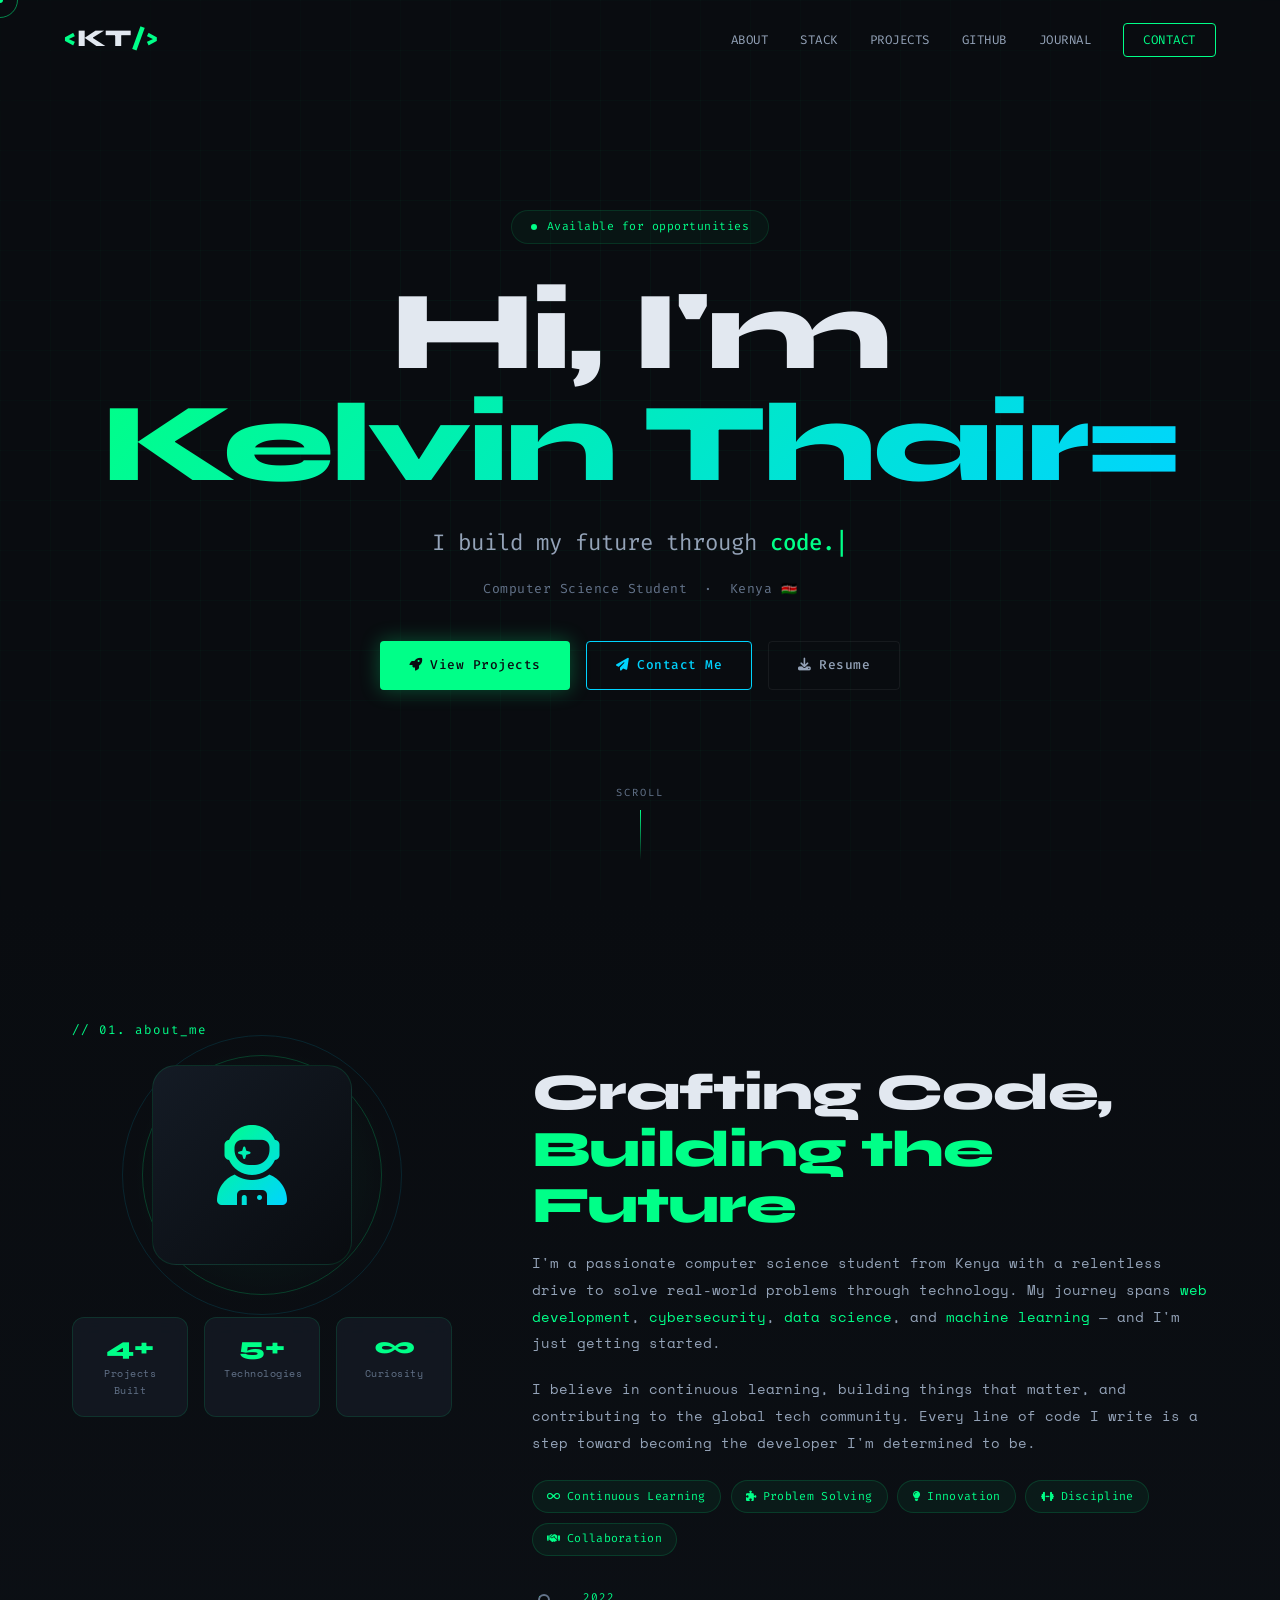
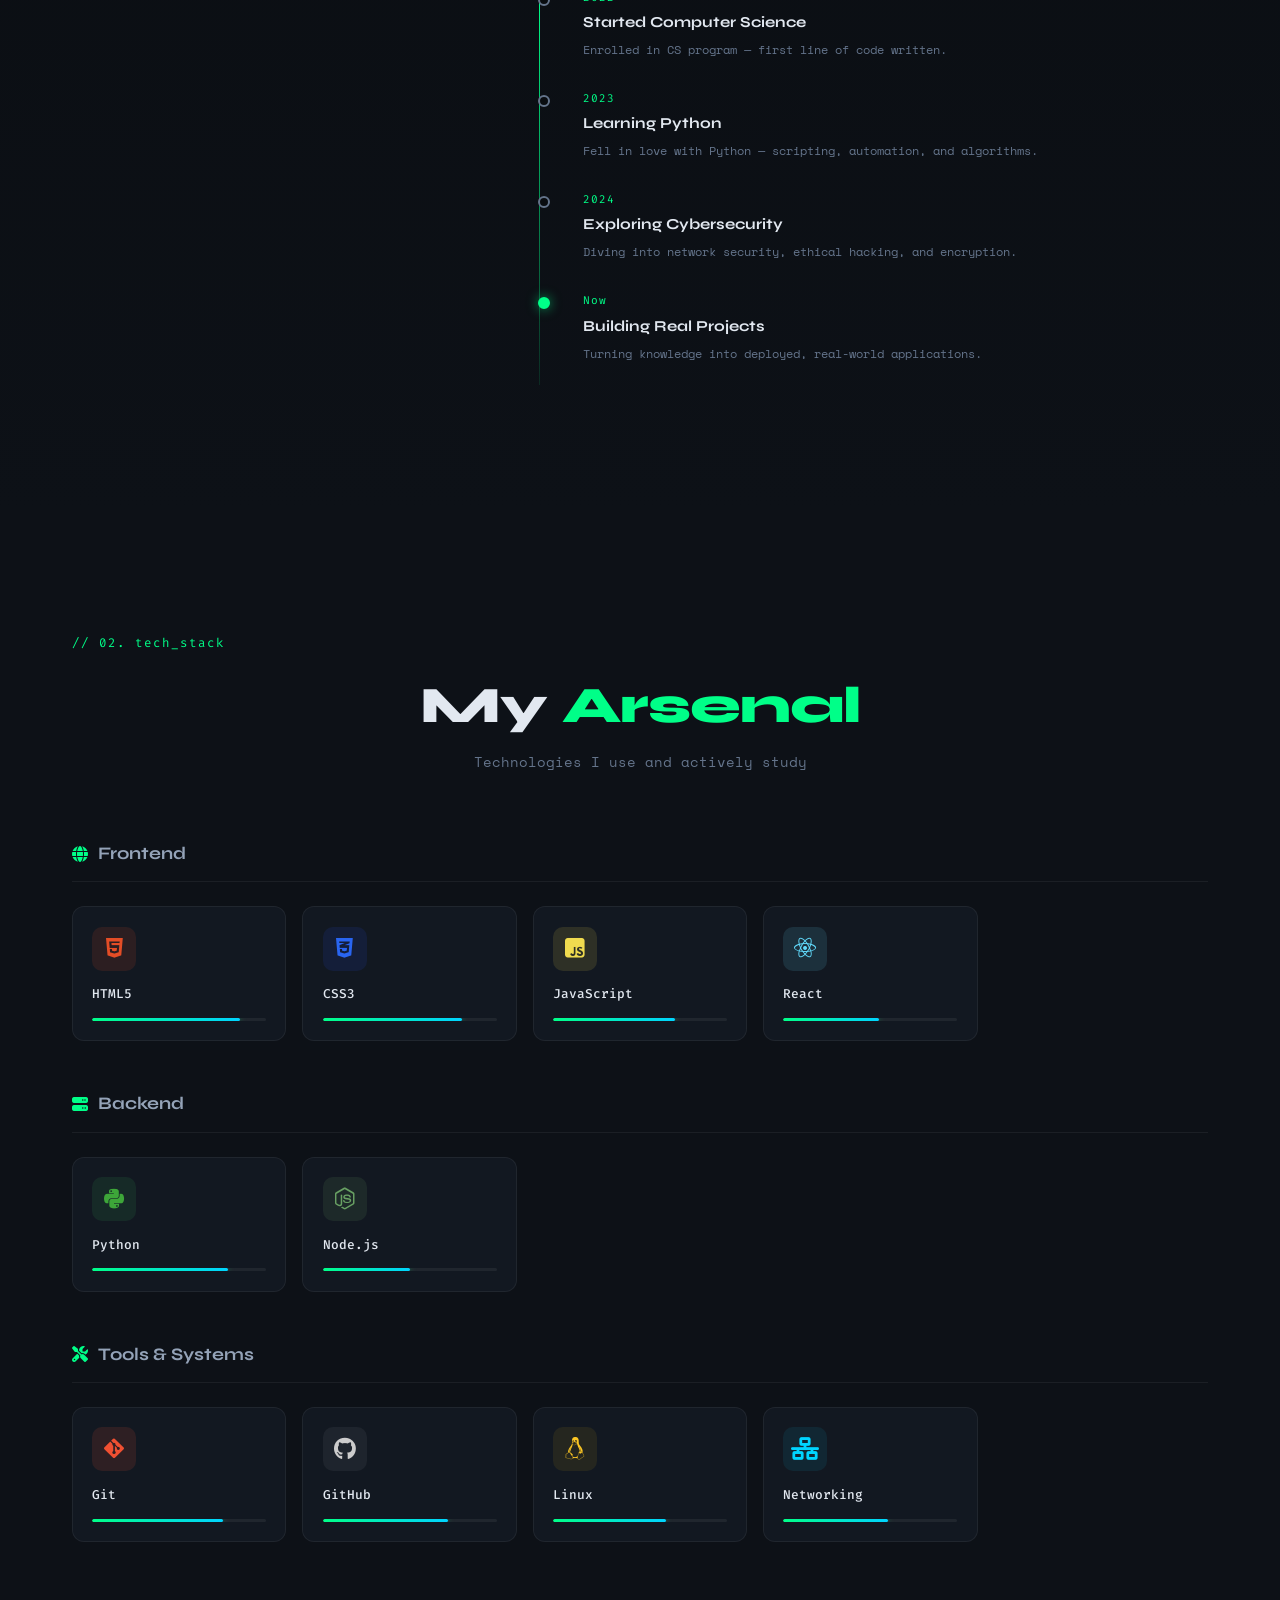
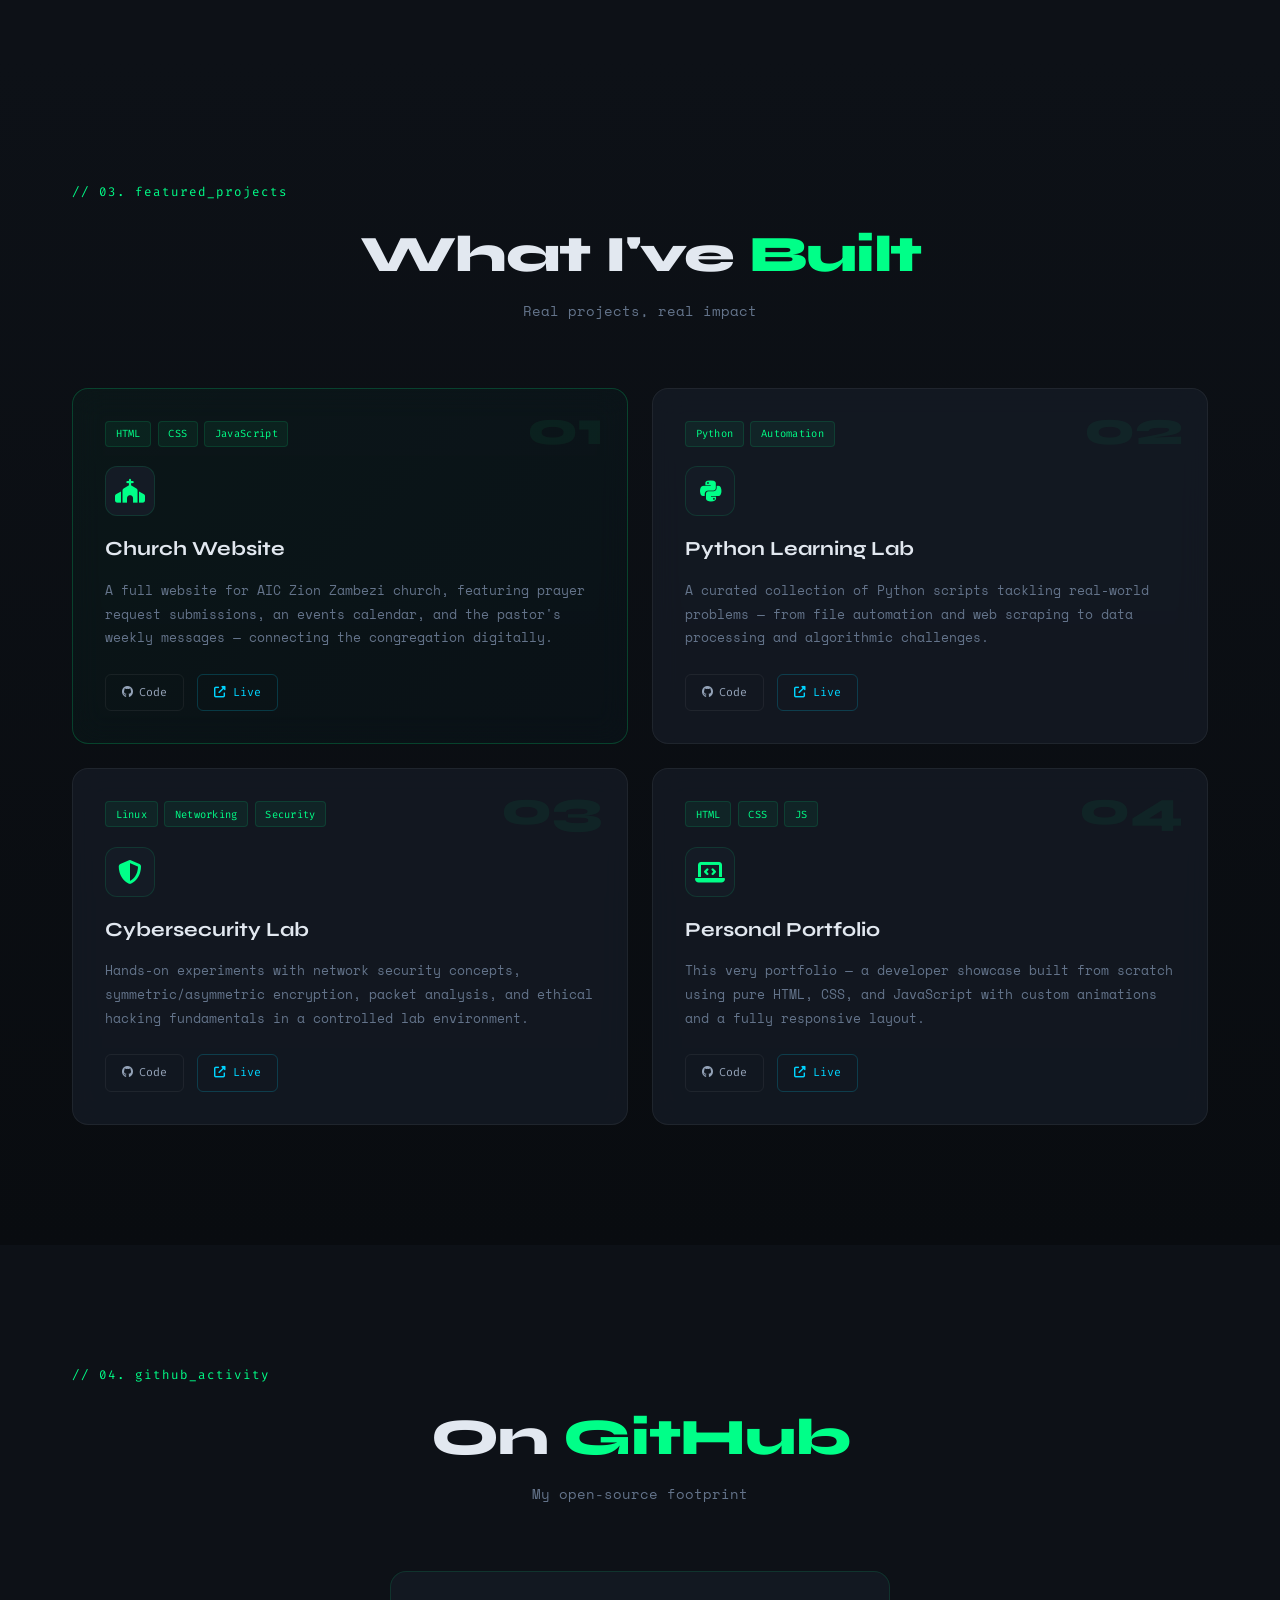
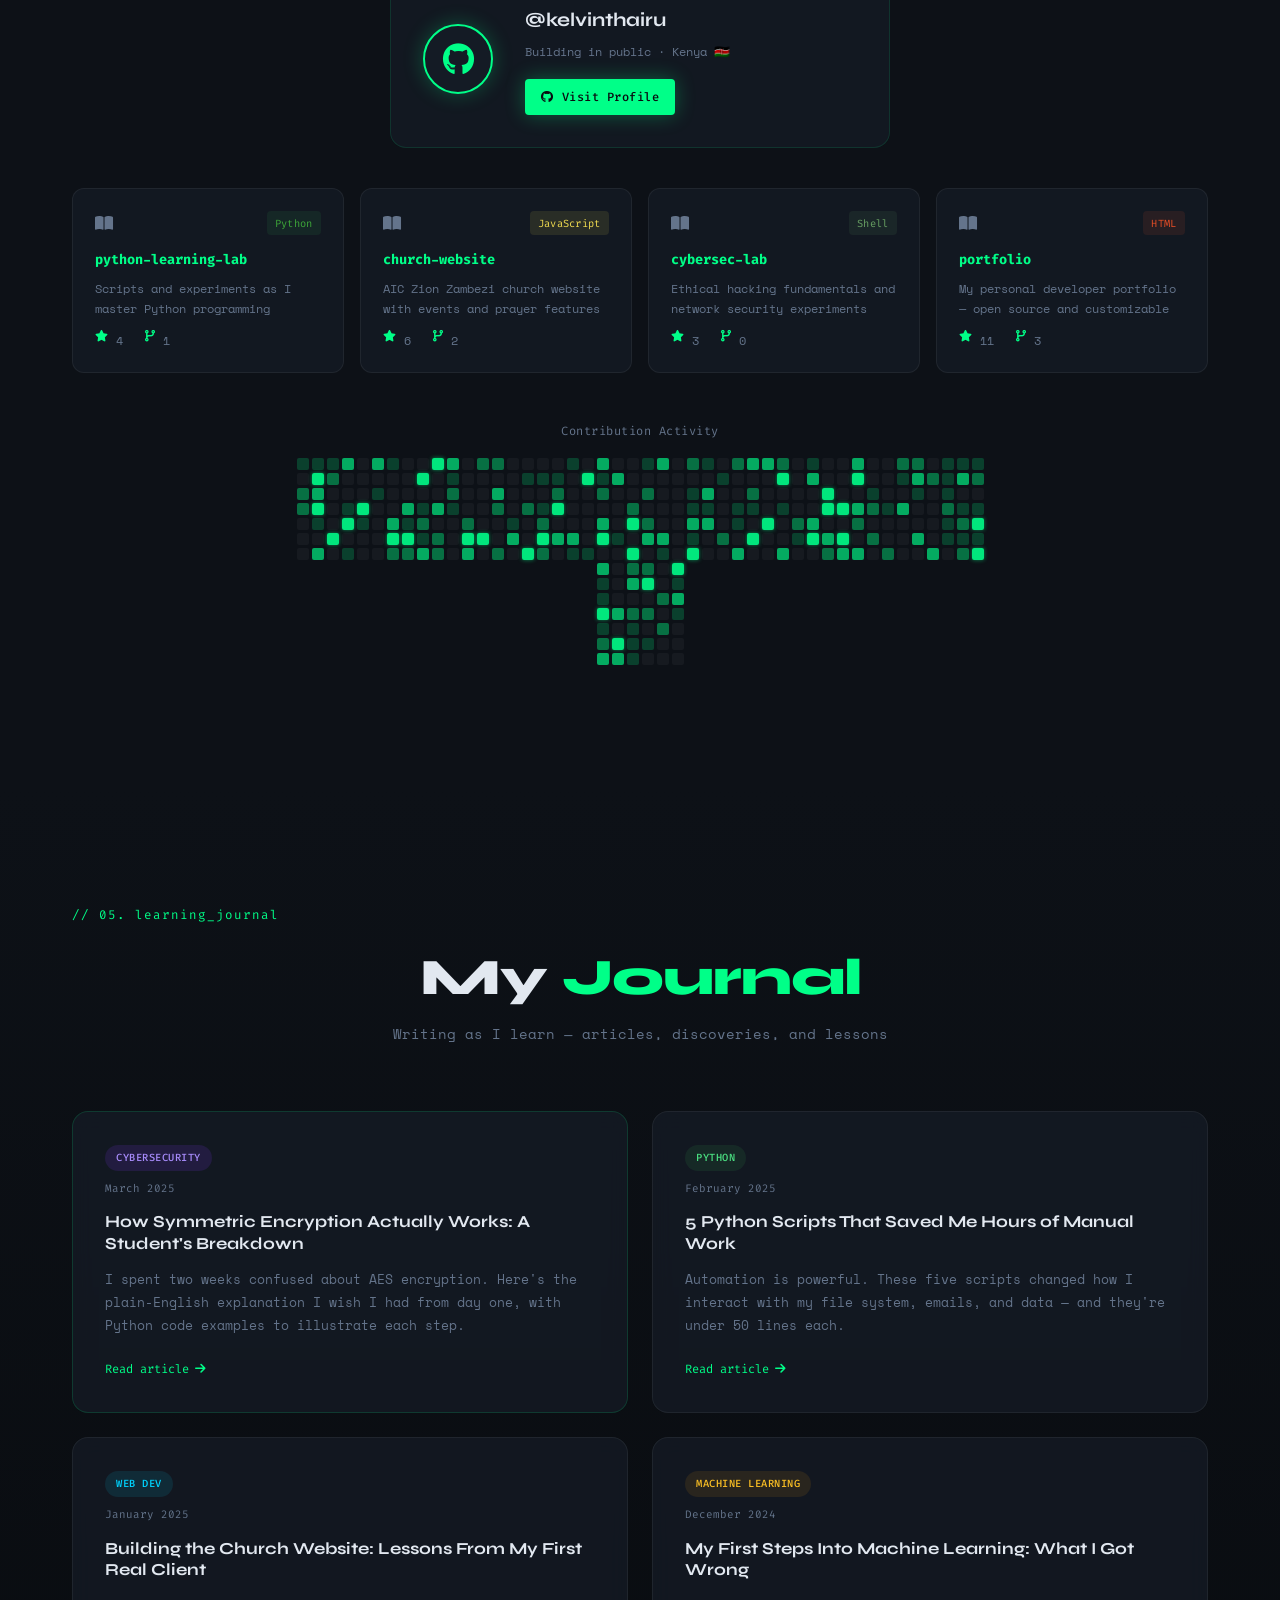
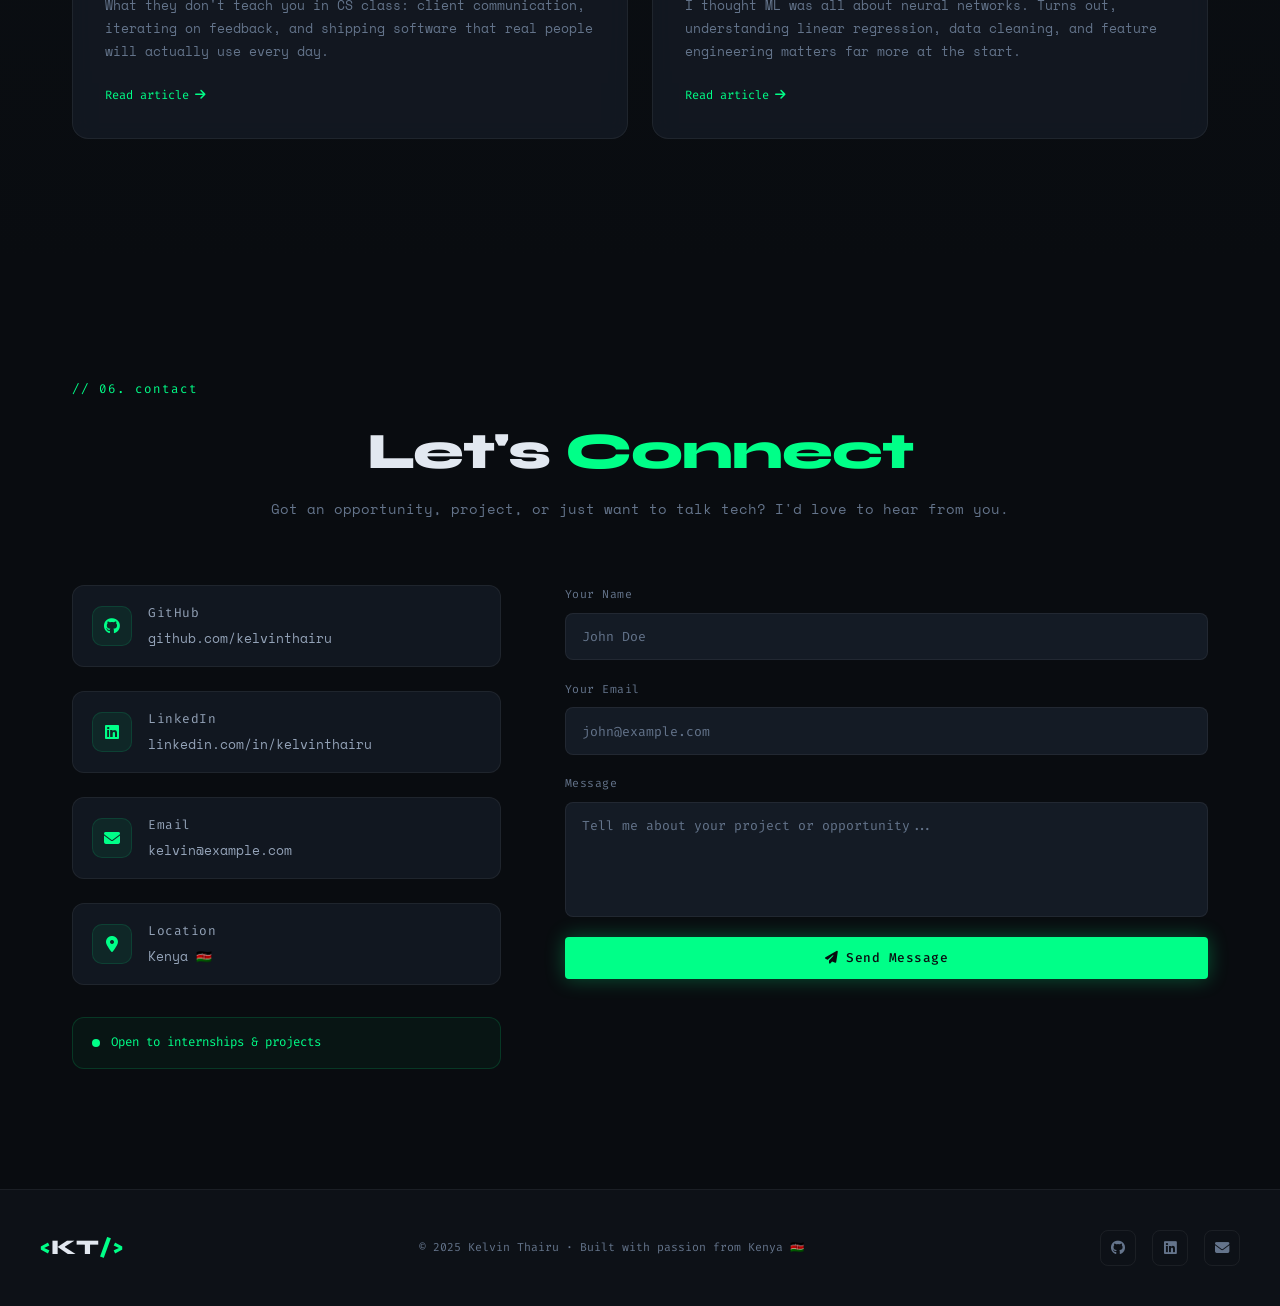
<file: index.html>
<!DOCTYPE html>
<html lang="en">
<head>
  <meta charset="UTF-8" />
  <meta name="viewport" content="width=device-width, initial-scale=1.0"/>
  <title>Kelvin Thairu — Software Developer</title>
  <link rel="stylesheet" href="styles.css"/>
  <link rel="preconnect" href="https://fonts.googleapis.com"/>
  <link href="https://fonts.googleapis.com/css2?family=Space+Mono:wght@400;700&family=Syne:wght@400;600;700;800&family=Fira+Code:wght@300;400;500&display=swap" rel="stylesheet"/>
  <link rel="stylesheet" href="https://cdnjs.cloudflare.com/ajax/libs/font-awesome/6.5.0/css/all.min.css"/>
  <link rel="icon" href="favicon.png.png" type="image/png"/>
  <link rel="shortcut icon" href="favicon.png.png" type="image/png"/>
</head>
<body>

<!-- ========== CURSOR ========== -->
<div class="cursor-dot"></div>
<div class="cursor-ring"></div>

<!-- ========== NAV ========== -->
<nav id="navbar">
  <div class="nav-logo"><span class="accent">&lt;</span>KT<span class="accent">/&gt;</span></div>
  <button class="hamburger" id="hamburger" aria-label="Menu">
    <span></span><span></span><span></span>
  </button>
  <ul class="nav-links" id="nav-links">
    <li><a href="#about">About</a></li>
    <li><a href="#stack">Stack</a></li>
    <li><a href="#projects">Projects</a></li>
    <li><a href="#github">GitHub</a></li>
    <li><a href="#blog">Journal</a></li>
    <li><a href="#contact" class="nav-cta">Contact</a></li>
  </ul>
</nav>

<!-- ========== HERO ========== -->
<section id="hero">
  <canvas id="matrix-canvas"></canvas>
  <div class="hero-grid-overlay"></div>

  <div class="hero-content">
    <div class="hero-badge reveal">
      <span class="badge-dot"></span>
      Available for opportunities
    </div>
    <h1 class="hero-name reveal">Hi, I'm<br/><span class="name-highlight">Kelvin Thairu</span></h1>
    <div class="hero-sub reveal">
      <span class="static-text">I build my future through </span>
      <span class="typed-wrapper"><span id="typed-text"></span><span class="cursor-blink">|</span></span>
    </div>
    <p class="hero-tagline reveal">Computer Science Student &nbsp;·&nbsp; Kenya 🇰🇪</p>
    <div class="hero-btns reveal">
      <a href="#projects" class="btn btn-primary">
        <i class="fas fa-rocket"></i> View Projects
      </a>
      <a href="#contact" class="btn btn-secondary">
        <i class="fas fa-paper-plane"></i> Contact Me
      </a>
      <a href="#" class="btn btn-ghost" id="dl-resume">
        <i class="fas fa-download"></i> Resume
      </a>
    </div>
  </div>

  <div class="hero-scroll-hint">
    <span>scroll</span>
    <div class="scroll-line"></div>
  </div>
</section>

<!-- ========== ABOUT ========== -->
<section id="about">
  <div class="container">
    <div class="section-label reveal">// 01. about_me</div>
    <div class="about-grid">
      <div class="about-image-col reveal">
        <div class="avatar-frame">
          <div class="avatar-inner">
            <i class="fas fa-user-astronaut"></i>
          </div>
          <div class="avatar-ring r1"></div>
          <div class="avatar-ring r2"></div>
          <div class="avatar-glow"></div>
        </div>
        <div class="about-stats">
          <div class="stat-card">
            <span class="stat-num">4+</span>
            <span class="stat-label">Projects Built</span>
          </div>
          <div class="stat-card">
            <span class="stat-num">5+</span>
            <span class="stat-label">Technologies</span>
          </div>
          <div class="stat-card">
            <span class="stat-num">∞</span>
            <span class="stat-label">Curiosity</span>
          </div>
        </div>
      </div>

      <div class="about-text-col reveal">
        <h2 class="section-title">Crafting Code,<br/><span class="accent">Building the Future</span></h2>
        <p class="about-bio">
          I'm a passionate computer science student from Kenya with a relentless drive to solve real-world problems through technology. My journey spans <strong>web development</strong>, <strong>cybersecurity</strong>, <strong>data science</strong>, and <strong>machine learning</strong> — and I'm just getting started.
        </p>
        <p class="about-bio">
          I believe in continuous learning, building things that matter, and contributing to the global tech community. Every line of code I write is a step toward becoming the developer I'm determined to be.
        </p>

        <div class="values-chips">
          <span class="chip"><i class="fas fa-infinity"></i> Continuous Learning</span>
          <span class="chip"><i class="fas fa-puzzle-piece"></i> Problem Solving</span>
          <span class="chip"><i class="fas fa-lightbulb"></i> Innovation</span>
          <span class="chip"><i class="fas fa-dumbbell"></i> Discipline</span>
          <span class="chip"><i class="fas fa-handshake"></i> Collaboration</span>
        </div>

        <div class="timeline">
          <div class="tl-item">
            <div class="tl-dot"></div>
            <div class="tl-content">
              <span class="tl-year">2022</span>
              <h4>Started Computer Science</h4>
              <p>Enrolled in CS program — first line of code written.</p>
            </div>
          </div>
          <div class="tl-item">
            <div class="tl-dot"></div>
            <div class="tl-content">
              <span class="tl-year">2023</span>
              <h4>Learning Python</h4>
              <p>Fell in love with Python — scripting, automation, and algorithms.</p>
            </div>
          </div>
          <div class="tl-item">
            <div class="tl-dot"></div>
            <div class="tl-content">
              <span class="tl-year">2024</span>
              <h4>Exploring Cybersecurity</h4>
              <p>Diving into network security, ethical hacking, and encryption.</p>
            </div>
          </div>
          <div class="tl-item active">
            <div class="tl-dot"></div>
            <div class="tl-content">
              <span class="tl-year">Now</span>
              <h4>Building Real Projects</h4>
              <p>Turning knowledge into deployed, real-world applications.</p>
            </div>
          </div>
        </div>
      </div>
    </div>
  </div>
</section>

<!-- ========== TECH STACK ========== -->
<section id="stack">
  <div class="container">
    <div class="section-label reveal">// 02. tech_stack</div>
    <h2 class="section-title center reveal">My <span class="accent">Arsenal</span></h2>
    <p class="section-sub reveal">Technologies I use and actively study</p>

    <div class="stack-categories reveal">
      <div class="stack-cat">
        <div class="cat-header"><i class="fas fa-globe"></i> Frontend</div>
        <div class="tech-grid">
          <div class="tech-card" data-skill="85">
            <div class="tech-icon html-icon"><i class="fab fa-html5"></i></div>
            <span class="tech-name">HTML5</span>
            <div class="skill-bar"><div class="skill-fill" data-width="85"></div></div>
          </div>
          <div class="tech-card" data-skill="80">
            <div class="tech-icon css-icon"><i class="fab fa-css3-alt"></i></div>
            <span class="tech-name">CSS3</span>
            <div class="skill-bar"><div class="skill-fill" data-width="80"></div></div>
          </div>
          <div class="tech-card" data-skill="70">
            <div class="tech-icon js-icon"><i class="fab fa-js-square"></i></div>
            <span class="tech-name">JavaScript</span>
            <div class="skill-bar"><div class="skill-fill" data-width="70"></div></div>
          </div>
          <div class="tech-card" data-skill="55">
            <div class="tech-icon react-icon"><i class="fab fa-react"></i></div>
            <span class="tech-name">React</span>
            <div class="skill-bar"><div class="skill-fill" data-width="55"></div></div>
          </div>
        </div>
      </div>

      <div class="stack-cat">
        <div class="cat-header"><i class="fas fa-server"></i> Backend</div>
        <div class="tech-grid">
          <div class="tech-card" data-skill="78">
            <div class="tech-icon py-icon"><i class="fab fa-python"></i></div>
            <span class="tech-name">Python</span>
            <div class="skill-bar"><div class="skill-fill" data-width="78"></div></div>
          </div>
          <div class="tech-card" data-skill="50">
            <div class="tech-icon node-icon"><i class="fab fa-node-js"></i></div>
            <span class="tech-name">Node.js</span>
            <div class="skill-bar"><div class="skill-fill" data-width="50"></div></div>
          </div>
        </div>
      </div>

      <div class="stack-cat">
        <div class="cat-header"><i class="fas fa-tools"></i> Tools & Systems</div>
        <div class="tech-grid">
          <div class="tech-card" data-skill="75">
            <div class="tech-icon git-icon"><i class="fab fa-git-alt"></i></div>
            <span class="tech-name">Git</span>
            <div class="skill-bar"><div class="skill-fill" data-width="75"></div></div>
          </div>
          <div class="tech-card" data-skill="72">
            <div class="tech-icon gh-icon"><i class="fab fa-github"></i></div>
            <span class="tech-name">GitHub</span>
            <div class="skill-bar"><div class="skill-fill" data-width="72"></div></div>
          </div>
          <div class="tech-card" data-skill="65">
            <div class="tech-icon linux-icon"><i class="fab fa-linux"></i></div>
            <span class="tech-name">Linux</span>
            <div class="skill-bar"><div class="skill-fill" data-width="65"></div></div>
          </div>
          <div class="tech-card" data-skill="60">
            <div class="tech-icon net-icon"><i class="fas fa-network-wired"></i></div>
            <span class="tech-name">Networking</span>
            <div class="skill-bar"><div class="skill-fill" data-width="60"></div></div>
          </div>
        </div>
      </div>
    </div>
  </div>
</section>

<!-- ========== PROJECTS ========== -->
<section id="projects">
  <div class="container">
    <div class="section-label reveal">// 03. featured_projects</div>
    <h2 class="section-title center reveal">What I've <span class="accent">Built</span></h2>
    <p class="section-sub reveal">Real projects, real impact</p>

    <div class="projects-grid reveal">

      <div class="project-card featured">
        <div class="project-number">01</div>
        <div class="project-tags">
          <span>HTML</span><span>CSS</span><span>JavaScript</span>
        </div>
        <div class="project-icon-wrap">
          <i class="fas fa-church"></i>
        </div>
        <h3>Church Website</h3>
        <p>A full website for AIC Zion Zambezi church, featuring prayer request submissions, an events calendar, and the pastor's weekly messages — connecting the congregation digitally.</p>
        <div class="project-links">
          <a href="#" class="proj-btn"><i class="fab fa-github"></i> Code</a>
          <a href="#" class="proj-btn proj-live"><i class="fas fa-external-link-alt"></i> Live</a>
        </div>
        <div class="card-glow"></div>
      </div>

      <div class="project-card">
        <div class="project-number">02</div>
        <div class="project-tags">
          <span>Python</span><span>Automation</span>
        </div>
        <div class="project-icon-wrap">
          <i class="fab fa-python"></i>
        </div>
        <h3>Python Learning Lab</h3>
        <p>A curated collection of Python scripts tackling real-world problems — from file automation and web scraping to data processing and algorithmic challenges.</p>
        <div class="project-links">
          <a href="#" class="proj-btn"><i class="fab fa-github"></i> Code</a>
          <a href="#" class="proj-btn proj-live"><i class="fas fa-external-link-alt"></i> Live</a>
        </div>
        <div class="card-glow"></div>
      </div>

      <div class="project-card">
        <div class="project-number">03</div>
        <div class="project-tags">
          <span>Linux</span><span>Networking</span><span>Security</span>
        </div>
        <div class="project-icon-wrap">
          <i class="fas fa-shield-halved"></i>
        </div>
        <h3>Cybersecurity Lab</h3>
        <p>Hands-on experiments with network security concepts, symmetric/asymmetric encryption, packet analysis, and ethical hacking fundamentals in a controlled lab environment.</p>
        <div class="project-links">
          <a href="#" class="proj-btn"><i class="fab fa-github"></i> Code</a>
          <a href="#" class="proj-btn proj-live"><i class="fas fa-external-link-alt"></i> Live</a>
        </div>
        <div class="card-glow"></div>
      </div>

      <div class="project-card">
        <div class="project-number">04</div>
        <div class="project-tags">
          <span>HTML</span><span>CSS</span><span>JS</span>
        </div>
        <div class="project-icon-wrap">
          <i class="fas fa-laptop-code"></i>
        </div>
        <h3>Personal Portfolio</h3>
        <p>This very portfolio — a developer showcase built from scratch using pure HTML, CSS, and JavaScript with custom animations and a fully responsive layout.</p>
        <div class="project-links">
          <a href="#" class="proj-btn"><i class="fab fa-github"></i> Code</a>
          <a href="#" class="proj-btn proj-live"><i class="fas fa-external-link-alt"></i> Live</a>
        </div>
        <div class="card-glow"></div>
      </div>

    </div>
  </div>
</section>

<!-- ========== GITHUB ========== -->
<section id="github">
  <div class="container">
    <div class="section-label reveal">// 04. github_activity</div>
    <h2 class="section-title center reveal">On <span class="accent">GitHub</span></h2>
    <p class="section-sub reveal">My open-source footprint</p>

    <div class="github-profile-card reveal">
      <div class="gh-avatar"><i class="fab fa-github"></i></div>
      <div class="gh-info">
        <h3>@kelvinthairu</h3>
        <p>Building in public · Kenya 🇰🇪</p>
        <a href="https://github.com/kelvinthairu" target="_blank" class="btn btn-primary sm">
          <i class="fab fa-github"></i> Visit Profile
        </a>
      </div>
    </div>

    <div class="gh-repos reveal">
      <div class="repo-card">
        <div class="repo-top">
          <i class="fas fa-book-open"></i>
          <span class="repo-lang python">Python</span>
        </div>
        <h4>python-learning-lab</h4>
        <p>Scripts and experiments as I master Python programming</p>
        <div class="repo-meta"><i class="fas fa-star"></i> 4 &nbsp;<i class="fas fa-code-branch"></i> 1</div>
      </div>
      <div class="repo-card">
        <div class="repo-top">
          <i class="fas fa-book-open"></i>
          <span class="repo-lang js">JavaScript</span>
        </div>
        <h4>church-website</h4>
        <p>AIC Zion Zambezi church website with events and prayer features</p>
        <div class="repo-meta"><i class="fas fa-star"></i> 6 &nbsp;<i class="fas fa-code-branch"></i> 2</div>
      </div>
      <div class="repo-card">
        <div class="repo-top">
          <i class="fas fa-book-open"></i>
          <span class="repo-lang shell">Shell</span>
        </div>
        <h4>cybersec-lab</h4>
        <p>Ethical hacking fundamentals and network security experiments</p>
        <div class="repo-meta"><i class="fas fa-star"></i> 3 &nbsp;<i class="fas fa-code-branch"></i> 0</div>
      </div>
      <div class="repo-card">
        <div class="repo-top">
          <i class="fas fa-book-open"></i>
          <span class="repo-lang html">HTML</span>
        </div>
        <h4>portfolio</h4>
        <p>My personal developer portfolio — open source and customizable</p>
        <div class="repo-meta"><i class="fas fa-star"></i> 11 &nbsp;<i class="fas fa-code-branch"></i> 3</div>
      </div>
    </div>

    <div class="contrib-heatmap reveal">
      <p class="heatmap-label">Contribution Activity</p>
      <div class="heatmap-grid" id="heatmap"></div>
    </div>
  </div>
</section>

<!-- ========== BLOG ========== -->
<section id="blog">
  <div class="container">
    <div class="section-label reveal">// 05. learning_journal</div>
    <h2 class="section-title center reveal">My <span class="accent">Journal</span></h2>
    <p class="section-sub reveal">Writing as I learn — articles, discoveries, and lessons</p>

    <div class="blog-grid reveal">
      <article class="blog-card featured-blog">
        <div class="blog-cat cybersec">Cybersecurity</div>
        <div class="blog-date">March 2025</div>
        <h3>How Symmetric Encryption Actually Works: A Student's Breakdown</h3>
        <p>I spent two weeks confused about AES encryption. Here's the plain-English explanation I wish I had from day one, with Python code examples to illustrate each step.</p>
        <a href="#" class="blog-read">Read article <i class="fas fa-arrow-right"></i></a>
      </article>

      <article class="blog-card">
        <div class="blog-cat python">Python</div>
        <div class="blog-date">February 2025</div>
        <h3>5 Python Scripts That Saved Me Hours of Manual Work</h3>
        <p>Automation is powerful. These five scripts changed how I interact with my file system, emails, and data — and they're under 50 lines each.</p>
        <a href="#" class="blog-read">Read article <i class="fas fa-arrow-right"></i></a>
      </article>

      <article class="blog-card">
        <div class="blog-cat webdev">Web Dev</div>
        <div class="blog-date">January 2025</div>
        <h3>Building the Church Website: Lessons From My First Real Client</h3>
        <p>What they don't teach you in CS class: client communication, iterating on feedback, and shipping software that real people will actually use every day.</p>
        <a href="#" class="blog-read">Read article <i class="fas fa-arrow-right"></i></a>
      </article>

      <article class="blog-card">
        <div class="blog-cat ml">Machine Learning</div>
        <div class="blog-date">December 2024</div>
        <h3>My First Steps Into Machine Learning: What I Got Wrong</h3>
        <p>I thought ML was all about neural networks. Turns out, understanding linear regression, data cleaning, and feature engineering matters far more at the start.</p>
        <a href="#" class="blog-read">Read article <i class="fas fa-arrow-right"></i></a>
      </article>
    </div>
  </div>
</section>

<!-- ========== CONTACT ========== -->
<section id="contact">
  <div class="container">
    <div class="section-label reveal">// 06. contact</div>
    <h2 class="section-title center reveal">Let's <span class="accent">Connect</span></h2>
    <p class="section-sub reveal">Got an opportunity, project, or just want to talk tech? I'd love to hear from you.</p>

    <div class="contact-grid reveal">
      <div class="contact-info">
        <div class="contact-item">
          <div class="contact-icon"><i class="fab fa-github"></i></div>
          <div>
            <span class="ci-label">GitHub</span>
            <a href="https://github.com/kelvinthairu" target="_blank">github.com/kelvinthairu</a>
          </div>
        </div>
        <div class="contact-item">
          <div class="contact-icon"><i class="fab fa-linkedin"></i></div>
          <div>
            <span class="ci-label">LinkedIn</span>
            <a href="https://linkedin.com/in/kelvinthairu" target="_blank">linkedin.com/in/kelvinthairu</a>
          </div>
        </div>
        <div class="contact-item">
          <div class="contact-icon"><i class="fas fa-envelope"></i></div>
          <div>
            <span class="ci-label">Email</span>
            <a href="mailto:kelvin@example.com">kelvin@example.com</a>
          </div>
        </div>
        <div class="contact-item">
          <div class="contact-icon"><i class="fas fa-map-marker-alt"></i></div>
          <div>
            <span class="ci-label">Location</span>
            <span>Kenya 🇰🇪</span>
          </div>
        </div>

        <div class="availability-badge">
          <span class="avail-dot"></span>
          Open to internships & projects
        </div>
      </div>

      <form class="contact-form" id="contact-form">
        <div class="form-group">
          <label for="name">Your Name</label>
          <input type="text" id="name" placeholder="John Doe" required />
        </div>
        <div class="form-group">
          <label for="email">Your Email</label>
          <input type="email" id="email" placeholder="john@example.com" required />
        </div>
        <div class="form-group">
          <label for="message">Message</label>
          <textarea id="message" rows="5" placeholder="Tell me about your project or opportunity..." required></textarea>
        </div>
        <button type="submit" class="btn btn-primary full">
          <i class="fas fa-paper-plane"></i> Send Message
        </button>
        <div class="form-success" id="form-success">
          <i class="fas fa-check-circle"></i> Message sent! I'll reply soon.
        </div>
      </form>
    </div>
  </div>
</section>

<!-- ========== FOOTER ========== -->
<footer id="footer">
  <div class="footer-inner">
    <div class="footer-logo"><span class="accent">&lt;</span>KT<span class="accent">/&gt;</span></div>
    <p class="footer-copy">© 2025 Kelvin Thairu · Built with passion from Kenya 🇰🇪</p>
    <div class="footer-socials">
      <a href="https://github.com/kelvinthairu" target="_blank" aria-label="GitHub"><i class="fab fa-github"></i></a>
      <a href="https://linkedin.com/in/kelvinthairu" target="_blank" aria-label="LinkedIn"><i class="fab fa-linkedin"></i></a>
      <a href="mailto:kelvin@example.com" aria-label="Email"><i class="fas fa-envelope"></i></a>
    </div>
  </div>
</footer>

<script src="script.js"></script>
</body>
</html>
</file>
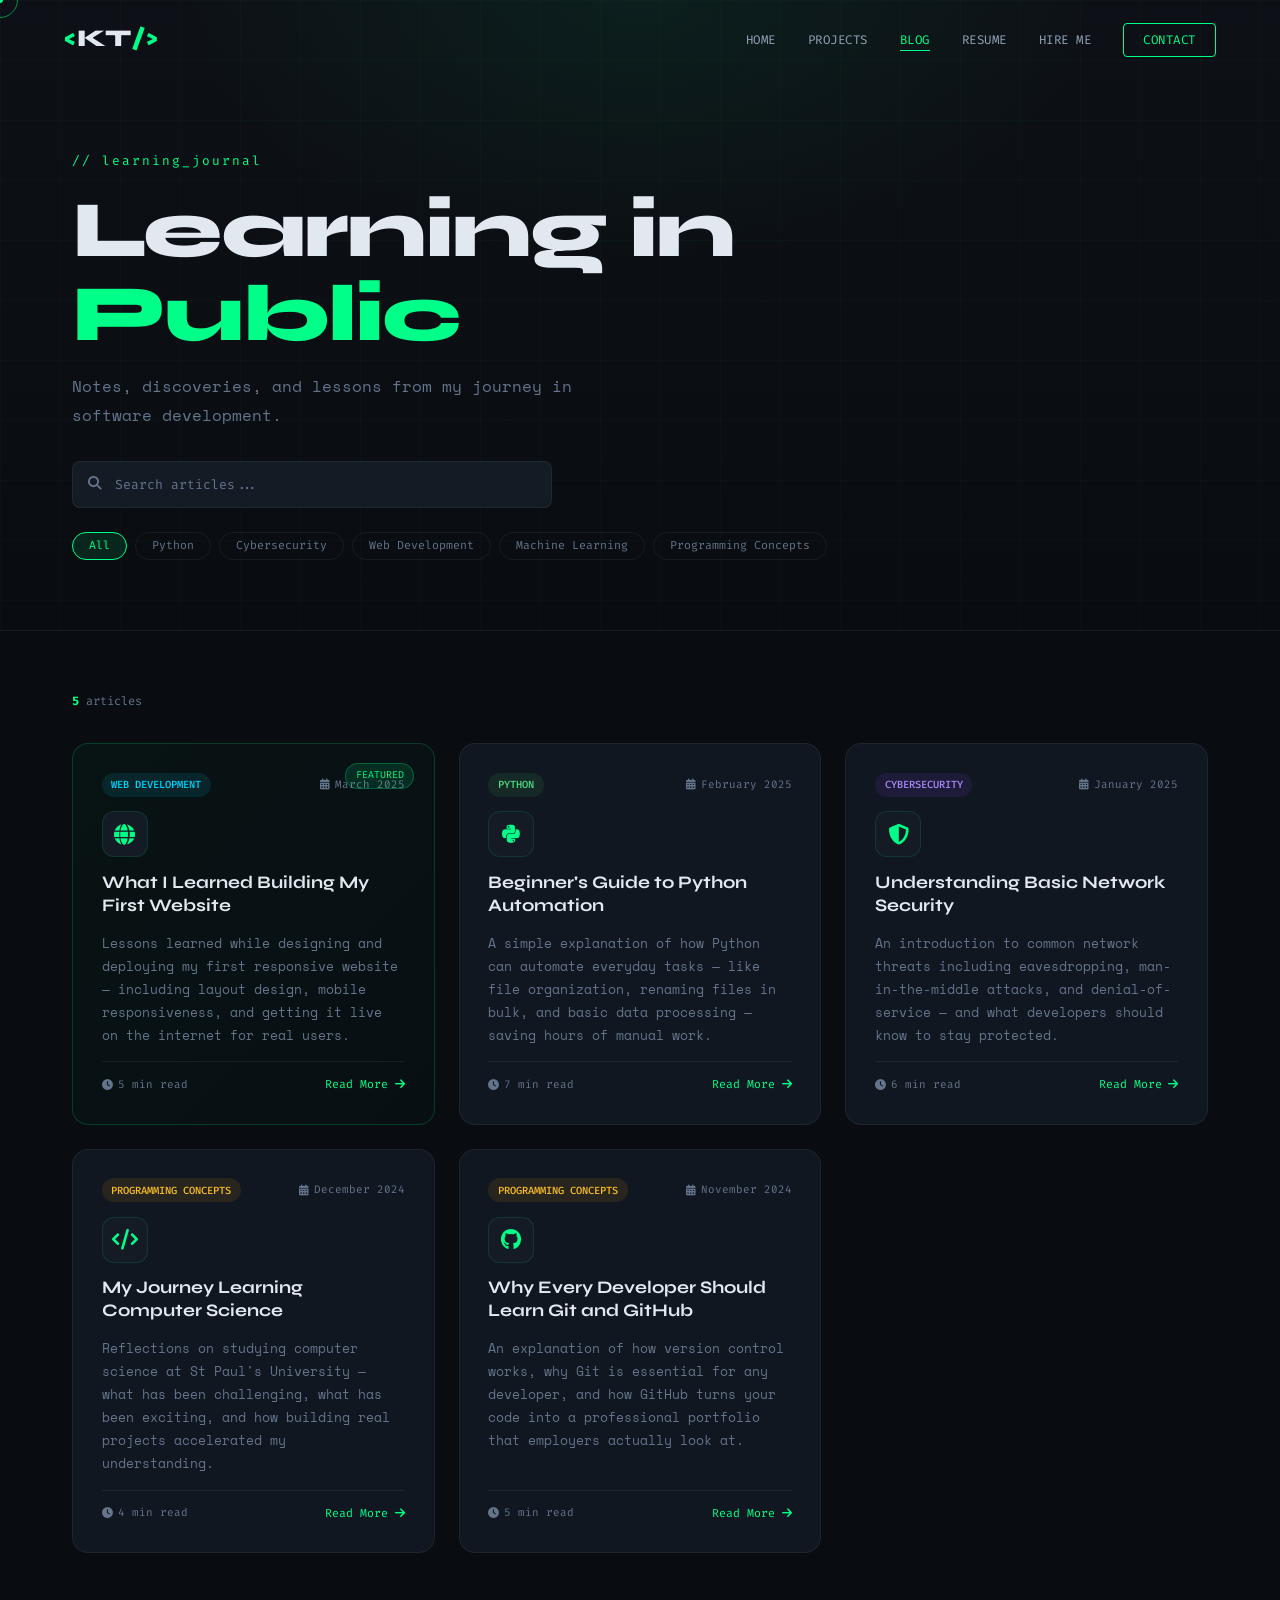
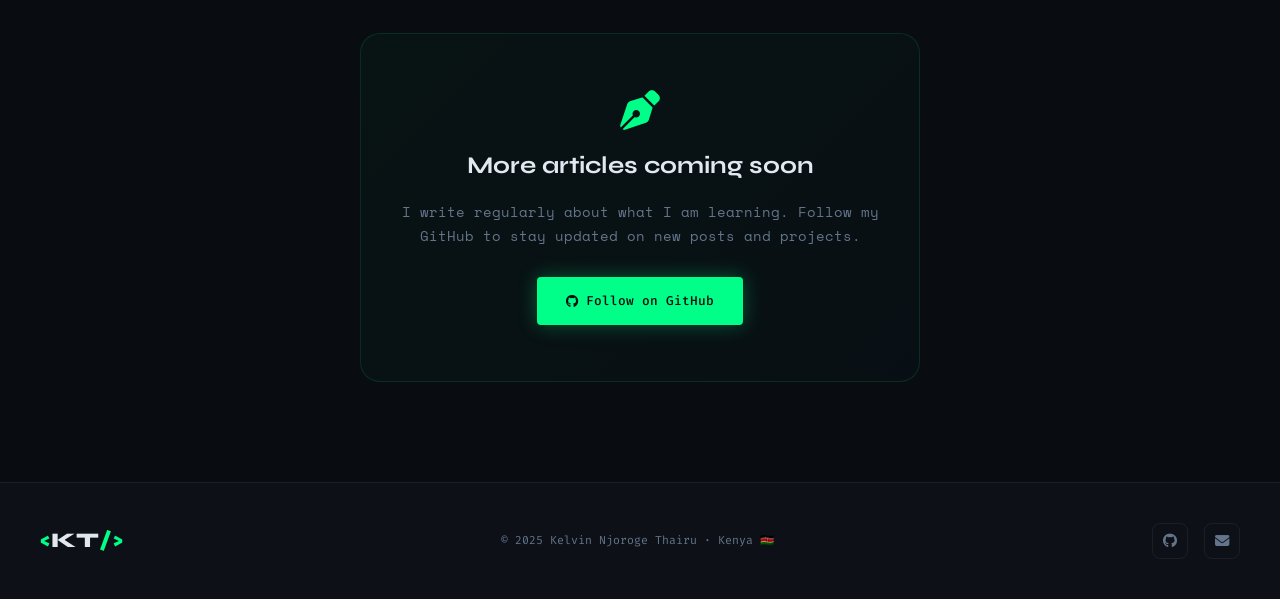
<file: blog.html>
<!DOCTYPE html>
<html lang="en">
<head>
  <meta charset="UTF-8"/>
  <meta name="viewport" content="width=device-width, initial-scale=1.0"/>
  <title>Blog — Kelvin Njoroge Thairu</title>
  <link rel="preconnect" href="https://fonts.googleapis.com"/>
  <link href="https://fonts.googleapis.com/css2?family=Space+Mono:wght@400;700&family=Syne:wght@400;600;700;800&family=Fira+Code:wght@300;400;500&display=swap" rel="stylesheet"/>
  <link rel="stylesheet" href="https://cdnjs.cloudflare.com/ajax/libs/font-awesome/6.5.0/css/all.min.css"/>
  <style>
    :root{--bg:#090c10;--bg2:#0d1117;--bg3:#141b25;--accent:#00ff88;--accent2:#00d4ff;--text:#e2e8f0;--text-muted:#64748b;--text-dim:#94a3b8;--border:rgba(0,255,136,0.12);--border2:rgba(255,255,255,0.06);--glow:0 0 30px rgba(0,255,136,0.2);--card-bg:rgba(20,27,37,0.8);--font-display:'Syne',sans-serif;--font-mono:'Fira Code',monospace;--font-body:'Space Mono',monospace;}
    *,*::before,*::after{box-sizing:border-box;margin:0;padding:0;}
    html{scroll-behavior:smooth;}
    body{font-family:var(--font-body);background:var(--bg);color:var(--text);overflow-x:hidden;line-height:1.7;font-size:14px;}
    a{color:var(--accent);text-decoration:none;transition:all 0.3s ease;}
    a:hover{color:var(--accent2);}
    ::selection{background:rgba(0,255,136,0.25);color:#fff;}
    .accent{color:var(--accent);}
    ::-webkit-scrollbar{width:4px;}::-webkit-scrollbar-track{background:var(--bg);}::-webkit-scrollbar-thumb{background:var(--accent);border-radius:2px;}
    .cursor-dot{width:6px;height:6px;background:var(--accent);border-radius:50%;position:fixed;top:0;left:0;pointer-events:none;z-index:9999;transform:translate(-50%,-50%);}
    .cursor-ring{width:36px;height:36px;border:1.5px solid rgba(0,255,136,0.5);border-radius:50%;position:fixed;top:0;left:0;pointer-events:none;z-index:9998;transform:translate(-50%,-50%);transition:transform 0.12s ease-out,width 0.3s,height 0.3s;}
    .cursor-ring.hovered{width:56px;height:56px;border-color:var(--accent);}
    @media(hover:none){.cursor-dot,.cursor-ring{display:none;}}
    #navbar{position:fixed;top:0;left:0;right:0;z-index:1000;display:flex;align-items:center;justify-content:space-between;padding:1.2rem 4rem;transition:all 0.4s ease;}
    #navbar.scrolled{background:rgba(9,12,16,0.95);backdrop-filter:blur(20px);border-bottom:1px solid var(--border);padding:0.8rem 4rem;}
    .nav-logo{font-family:var(--font-display);font-size:1.5rem;font-weight:800;letter-spacing:-0.5px;color:var(--text);text-decoration:none;}
    .nav-logo:hover{color:var(--text);}
    .nav-links{display:flex;list-style:none;gap:2rem;align-items:center;}
    .nav-links a{font-family:var(--font-mono);font-size:0.78rem;color:var(--text-dim);letter-spacing:0.5px;text-transform:uppercase;position:relative;}
    .nav-links a::after{content:'';position:absolute;left:0;bottom:-3px;width:0;height:1px;background:var(--accent);transition:width 0.3s;}
    .nav-links a:hover{color:var(--accent);}
    .nav-links a:hover::after{width:100%;}
    .nav-active{color:var(--accent)!important;}
    .nav-active::after{width:100%!important;}
    .nav-cta{padding:0.5rem 1.2rem!important;border:1px solid var(--accent)!important;border-radius:4px;color:var(--accent)!important;}
    .nav-cta:hover{background:var(--accent)!important;color:var(--bg)!important;}
    .hamburger{display:none;flex-direction:column;gap:5px;background:none;border:none;cursor:pointer;z-index:1001;padding:4px;}
    .hamburger span{width:24px;height:2px;background:var(--text);border-radius:2px;transition:all 0.3s ease;display:block;}
    .hamburger.open span:nth-child(1){transform:translateY(7px) rotate(45deg);}
    .hamburger.open span:nth-child(2){opacity:0;}
    .hamburger.open span:nth-child(3){transform:translateY(-7px) rotate(-45deg);}
    .btn{display:inline-flex;align-items:center;gap:0.5rem;padding:0.8rem 1.8rem;border-radius:4px;font-family:var(--font-mono);font-size:0.8rem;font-weight:500;cursor:pointer;transition:all 0.3s ease;border:none;text-decoration:none;}
    .btn-primary{background:var(--accent);color:var(--bg);box-shadow:0 0 20px rgba(0,255,136,0.3);}
    .btn-primary:hover{background:#00cc70;transform:translateY(-2px);color:var(--bg);}
    .container{max-width:1200px;margin:0 auto;padding:0 2rem;}
    .reveal{opacity:0;transform:translateY(24px);transition:opacity 0.6s ease,transform 0.6s ease;}
    .reveal.visible{opacity:1;transform:translateY(0);}
    /* HERO */
    .page-hero{position:relative;padding:150px 0 70px;overflow:hidden;border-bottom:1px solid var(--border2);}
    .hero-bg{position:absolute;inset:0;background:radial-gradient(ellipse 60% 70% at 50% 0%,rgba(0,255,136,0.06) 0%,transparent 60%),linear-gradient(180deg,var(--bg2) 0%,var(--bg) 100%);z-index:0;}
    .hero-bg::before{content:'';position:absolute;inset:0;background-image:linear-gradient(rgba(0,255,136,0.025) 1px,transparent 1px),linear-gradient(90deg,rgba(0,255,136,0.025) 1px,transparent 1px);background-size:60px 60px;}
    .hero-content{position:relative;z-index:1;max-width:800px;}
    .hero-label{font-family:var(--font-mono);font-size:0.8rem;color:var(--accent);letter-spacing:2px;margin-bottom:1rem;display:block;}
    .hero-title{font-family:var(--font-display);font-size:clamp(2.5rem,7vw,5rem);font-weight:800;line-height:1.05;letter-spacing:-2px;margin-bottom:1rem;color:var(--text);}
    .hero-sub{font-size:1rem;color:var(--text-muted);line-height:1.8;margin-bottom:2rem;max-width:560px;}
    /* SEARCH */
    .search-wrap{position:relative;max-width:480px;margin-bottom:1.5rem;}
    .search-icon{position:absolute;left:1rem;top:50%;transform:translateY(-50%);color:var(--text-muted);font-size:0.85rem;pointer-events:none;}
    .search-wrap input{width:100%;background:var(--bg3);border:1px solid var(--border2);border-radius:8px;padding:0.85rem 3rem 0.85rem 2.6rem;font-family:var(--font-mono);font-size:0.82rem;color:var(--text);outline:none;transition:all 0.3s;}
    .search-wrap input:focus{border-color:var(--accent);box-shadow:0 0 0 3px rgba(0,255,136,0.07);}
    .search-wrap input::placeholder{color:var(--text-muted);}
    .search-clear{position:absolute;right:1rem;top:50%;transform:translateY(-50%);color:var(--text-muted);cursor:pointer;font-size:0.8rem;display:none;}
    .search-clear.visible{display:block;}
    .search-clear:hover{color:var(--accent);}
    /* FILTERS */
    .filter-chips{display:flex;flex-wrap:wrap;gap:0.5rem;}
    .filter-chip{padding:0.35rem 1rem;border-radius:50px;font-family:var(--font-mono);font-size:0.72rem;border:1px solid var(--border2);background:transparent;color:var(--text-muted);cursor:pointer;transition:all 0.25s;}
    .filter-chip:hover{border-color:var(--accent);color:var(--accent);}
    .filter-chip.active{background:rgba(0,255,136,0.1);border-color:var(--accent);color:var(--accent);}
    /* BLOG */
    .blog-main{padding:60px 0 80px;}
    .blog-count{font-family:var(--font-mono);font-size:0.75rem;color:var(--text-muted);margin-bottom:2rem;}
    .blog-count span{color:var(--accent);font-weight:700;}
    .articles-grid{display:grid;grid-template-columns:repeat(auto-fill,minmax(320px,1fr));gap:1.5rem;}
    /* CARDS */
    .article-card{background:var(--card-bg);border:1px solid var(--border2);border-radius:16px;padding:1.8rem;display:flex;flex-direction:column;gap:0.9rem;transition:all 0.35s ease;position:relative;overflow:hidden;}
    .article-card::after{content:'';position:absolute;bottom:0;left:0;width:0;height:2px;background:linear-gradient(90deg,var(--accent),var(--accent2));transition:width 0.4s ease;}
    .article-card:hover{border-color:var(--border);transform:translateY(-5px);box-shadow:var(--glow);}
    .article-card:hover::after{width:100%;}
    .article-card.featured{border-color:rgba(0,255,136,0.18);background:linear-gradient(135deg,rgba(0,255,136,0.03),rgba(0,212,255,0.02));}
    .feat-badge{position:absolute;top:1.2rem;right:1.2rem;background:rgba(0,255,136,0.12);border:1px solid rgba(0,255,136,0.25);color:var(--accent);font-family:var(--font-mono);font-size:0.62rem;padding:0.2rem 0.6rem;border-radius:50px;text-transform:uppercase;}
    .art-meta{display:flex;align-items:center;justify-content:space-between;flex-wrap:wrap;gap:0.4rem;}
    .art-cat{font-family:var(--font-mono);font-size:0.65rem;padding:0.2rem 0.6rem;border-radius:50px;font-weight:500;text-transform:uppercase;}
    .cat-webdev{background:rgba(0,212,255,0.1);color:var(--accent2);}
    .cat-python{background:rgba(52,168,83,0.12);color:#4ade80;}
    .cat-cybersecurity{background:rgba(124,58,237,0.12);color:#a78bfa;}
    .cat-concepts{background:rgba(245,158,11,0.1);color:#fbbf24;}
    .art-date{font-family:var(--font-mono);font-size:0.68rem;color:var(--text-muted);display:flex;align-items:center;gap:0.3rem;}
    .art-icon{width:46px;height:46px;border-radius:12px;background:var(--bg3);border:1px solid var(--border);display:flex;align-items:center;justify-content:center;font-size:1.3rem;color:var(--accent);transition:all 0.3s;}
    .article-card:hover .art-icon{background:rgba(0,255,136,0.08);box-shadow:0 0 16px rgba(0,255,136,0.2);}
    .article-card h2{font-family:var(--font-display);font-size:1.1rem;font-weight:700;color:var(--text);line-height:1.3;}
    .article-card p{font-size:0.8rem;color:var(--text-muted);line-height:1.8;flex:1;}
    .art-footer{display:flex;align-items:center;justify-content:space-between;padding-top:0.8rem;border-top:1px solid var(--border2);margin-top:auto;}
    .read-time{font-family:var(--font-mono);font-size:0.68rem;color:var(--text-muted);display:flex;align-items:center;gap:0.3rem;}
    .art-btn{font-family:var(--font-mono);font-size:0.72rem;color:var(--accent);display:inline-flex;align-items:center;gap:0.4rem;transition:gap 0.3s;}
    .art-btn:hover{gap:0.8rem;color:var(--accent);}
    .no-results{display:none;flex-direction:column;align-items:center;gap:1rem;padding:4rem;color:var(--text-muted);font-family:var(--font-mono);font-size:0.85rem;text-align:center;}
    .no-results i{font-size:2.5rem;color:var(--border2);}
    .no-results.visible{display:flex;}
    /* CTA */
    .blog-cta{padding:0 0 100px;}
    .cta-card{text-align:center;padding:3.5rem 2rem;background:linear-gradient(135deg,rgba(0,255,136,0.03),rgba(0,212,255,0.02));border:1px solid var(--border);border-radius:20px;max-width:560px;margin:0 auto;}
    .cta-icon{font-size:2.5rem;color:var(--accent);margin-bottom:1rem;display:block;}
    .cta-card h3{font-family:var(--font-display);font-size:1.5rem;font-weight:700;margin-bottom:0.8rem;}
    .cta-card p{font-size:0.85rem;color:var(--text-muted);margin-bottom:1.8rem;line-height:1.8;}
    /* FOOTER */
    #footer{background:var(--bg2);border-top:1px solid var(--border2);padding:2.5rem 2rem;}
    .footer-inner{max-width:1200px;margin:0 auto;display:flex;align-items:center;justify-content:space-between;flex-wrap:wrap;gap:1rem;}
    .footer-logo{font-family:var(--font-display);font-size:1.3rem;font-weight:800;}
    .footer-copy{font-family:var(--font-mono);font-size:0.72rem;color:var(--text-muted);}
    .footer-socials{display:flex;gap:1rem;}
    .footer-socials a{width:36px;height:36px;border-radius:8px;border:1px solid var(--border2);display:flex;align-items:center;justify-content:center;color:var(--text-muted);font-size:0.9rem;transition:all 0.3s;}
    .footer-socials a:hover{border-color:var(--accent);color:var(--accent);transform:translateY(-2px);}
    @media(max-width:768px){
      #navbar{padding:1rem 1.5rem;}#navbar.scrolled{padding:0.7rem 1.5rem;}
      .hamburger{display:flex;}
      .nav-links{position:fixed;top:0;right:-100%;width:260px;height:100vh;background:rgba(9,12,16,0.98);backdrop-filter:blur(20px);border-left:1px solid var(--border);flex-direction:column;justify-content:center;gap:2rem;transition:right 0.4s ease;padding:2rem;}
      .nav-links.open{right:0;}
      .articles-grid{grid-template-columns:1fr;}
      .footer-inner{flex-direction:column;text-align:center;}
    }
  </style>
</head>
<body>
<div class="cursor-dot"></div>
<div class="cursor-ring"></div>

<nav id="navbar">
  <a href="index.html" class="nav-logo"><span class="accent">&lt;</span>KT<span class="accent">/&gt;</span></a>
  <button class="hamburger" id="hamburger" aria-label="Menu"><span></span><span></span><span></span></button>
  <ul class="nav-links" id="nav-links">
    <li><a href="index.html">Home</a></li>
    <li><a href="index.html#projects">Projects</a></li>
    <li><a href="blog.html" class="nav-active">Blog</a></li>
    <li><a href="resume.html">Resume</a></li>
    <li><a href="hire.html">Hire Me</a></li>
    <li><a href="index.html#contact" class="nav-cta">Contact</a></li>
  </ul>
</nav>

<section class="page-hero">
  <div class="hero-bg"></div>
  <div class="container">
    <div class="hero-content">
      <span class="hero-label reveal">// learning_journal</span>
      <h1 class="hero-title reveal">Learning in <span class="accent">Public</span></h1>
      <p class="hero-sub reveal">Notes, discoveries, and lessons from my journey in software development.</p>
      <div class="search-wrap reveal">
        <i class="fas fa-search search-icon"></i>
        <input type="text" id="search-input" placeholder="Search articles..." autocomplete="off"/>
        <span class="search-clear" id="search-clear"><i class="fas fa-times"></i></span>
      </div>
      <div class="filter-chips reveal">
        <button class="filter-chip active" data-filter="all">All</button>
        <button class="filter-chip" data-filter="python">Python</button>
        <button class="filter-chip" data-filter="cybersecurity">Cybersecurity</button>
        <button class="filter-chip" data-filter="webdev">Web Development</button>
        <button class="filter-chip" data-filter="ml">Machine Learning</button>
        <button class="filter-chip" data-filter="concepts">Programming Concepts</button>
      </div>
    </div>
  </div>
</section>

<section class="blog-main">
  <div class="container">
    <p class="blog-count reveal"><span id="art-count">5</span> articles</p>
    <div class="articles-grid" id="articles-grid">
      <article class="article-card featured reveal" data-category="webdev">
        <div class="feat-badge">Featured</div>
        <div class="art-meta"><span class="art-cat cat-webdev">Web Development</span><span class="art-date"><i class="fas fa-calendar-alt"></i> March 2025</span></div>
        <div class="art-icon"><i class="fas fa-globe"></i></div>
        <h2>What I Learned Building My First Website</h2>
        <p>Lessons learned while designing and deploying my first responsive website — including layout design, mobile responsiveness, and getting it live on the internet for real users.</p>
        <div class="art-footer"><span class="read-time"><i class="fas fa-clock"></i> 5 min read</span><a href="#" class="art-btn">Read More <i class="fas fa-arrow-right"></i></a></div>
      </article>
      <article class="article-card reveal" data-category="python">
        <div class="art-meta"><span class="art-cat cat-python">Python</span><span class="art-date"><i class="fas fa-calendar-alt"></i> February 2025</span></div>
        <div class="art-icon"><i class="fab fa-python"></i></div>
        <h2>Beginner's Guide to Python Automation</h2>
        <p>A simple explanation of how Python can automate everyday tasks — like file organization, renaming files in bulk, and basic data processing — saving hours of manual work.</p>
        <div class="art-footer"><span class="read-time"><i class="fas fa-clock"></i> 7 min read</span><a href="#" class="art-btn">Read More <i class="fas fa-arrow-right"></i></a></div>
      </article>
      <article class="article-card reveal" data-category="cybersecurity">
        <div class="art-meta"><span class="art-cat cat-cybersecurity">Cybersecurity</span><span class="art-date"><i class="fas fa-calendar-alt"></i> January 2025</span></div>
        <div class="art-icon"><i class="fas fa-shield-halved"></i></div>
        <h2>Understanding Basic Network Security</h2>
        <p>An introduction to common network threats including eavesdropping, man-in-the-middle attacks, and denial-of-service — and what developers should know to stay protected.</p>
        <div class="art-footer"><span class="read-time"><i class="fas fa-clock"></i> 6 min read</span><a href="#" class="art-btn">Read More <i class="fas fa-arrow-right"></i></a></div>
      </article>
      <article class="article-card reveal" data-category="concepts">
        <div class="art-meta"><span class="art-cat cat-concepts">Programming Concepts</span><span class="art-date"><i class="fas fa-calendar-alt"></i> December 2024</span></div>
        <div class="art-icon"><i class="fas fa-code"></i></div>
        <h2>My Journey Learning Computer Science</h2>
        <p>Reflections on studying computer science at St Paul's University — what has been challenging, what has been exciting, and how building real projects accelerated my understanding.</p>
        <div class="art-footer"><span class="read-time"><i class="fas fa-clock"></i> 4 min read</span><a href="#" class="art-btn">Read More <i class="fas fa-arrow-right"></i></a></div>
      </article>
      <article class="article-card reveal" data-category="concepts">
        <div class="art-meta"><span class="art-cat cat-concepts">Programming Concepts</span><span class="art-date"><i class="fas fa-calendar-alt"></i> November 2024</span></div>
        <div class="art-icon"><i class="fab fa-github"></i></div>
        <h2>Why Every Developer Should Learn Git and GitHub</h2>
        <p>An explanation of how version control works, why Git is essential for any developer, and how GitHub turns your code into a professional portfolio that employers actually look at.</p>
        <div class="art-footer"><span class="read-time"><i class="fas fa-clock"></i> 5 min read</span><a href="#" class="art-btn">Read More <i class="fas fa-arrow-right"></i></a></div>
      </article>
    </div>
    <div class="no-results" id="no-results"><i class="fas fa-search"></i><p>No articles found. Try a different search or filter.</p></div>
  </div>
</section>

<section class="blog-cta">
  <div class="container">
    <div class="cta-card reveal">
      <i class="fas fa-pen-nib cta-icon"></i>
      <h3>More articles coming soon</h3>
      <p>I write regularly about what I am learning. Follow my GitHub to stay updated on new posts and projects.</p>
      <a href="https://github.com/Keffonjoro" target="_blank" class="btn btn-primary"><i class="fab fa-github"></i> Follow on GitHub</a>
    </div>
  </div>
</section>

<footer id="footer">
  <div class="footer-inner">
    <div class="footer-logo"><span class="accent">&lt;</span>KT<span class="accent">/&gt;</span></div>
    <p class="footer-copy">© 2025 Kelvin Njoroge Thairu · Kenya 🇰🇪</p>
    <div class="footer-socials">
      <a href="https://github.com/Keffonjoro" target="_blank"><i class="fab fa-github"></i></a>
      <a href="mailto:kelvinnjoroget@gmail.com"><i class="fas fa-envelope"></i></a>
    </div>
  </div>
</footer>

<script>
  const dot=document.querySelector('.cursor-dot'),ring=document.querySelector('.cursor-ring');
  document.addEventListener('mousemove',e=>{dot.style.left=e.clientX+'px';dot.style.top=e.clientY+'px';ring.style.left=e.clientX+'px';ring.style.top=e.clientY+'px';});
  const nav=document.getElementById('navbar');
  window.addEventListener('scroll',()=>nav.classList.toggle('scrolled',scrollY>40));
  const ham=document.getElementById('hamburger'),nls=document.getElementById('nav-links');
  ham.addEventListener('click',()=>{ham.classList.toggle('open');nls.classList.toggle('open');});
  nls.querySelectorAll('a').forEach(a=>a.addEventListener('click',()=>{ham.classList.remove('open');nls.classList.remove('open');}));
  const ro=new IntersectionObserver(entries=>entries.forEach(e=>{if(e.isIntersecting){e.target.classList.add('visible');ro.unobserve(e.target);}}),{threshold:0.08});
  document.querySelectorAll('.reveal').forEach(el=>ro.observe(el));
  let af='all',q='';
  const grid=document.getElementById('articles-grid'),noRes=document.getElementById('no-results'),countEl=document.getElementById('art-count'),si=document.getElementById('search-input'),sc=document.getElementById('search-clear');
  function filterAll(){const cards=grid.querySelectorAll('.article-card');let n=0;cards.forEach(c=>{const ok=(af==='all'||c.dataset.category===af)&&(!q||c.innerText.toLowerCase().includes(q));c.style.display=ok?'':'none';if(ok)n++;});countEl.textContent=n;noRes.classList.toggle('visible',n===0);}
  si.addEventListener('input',e=>{q=e.target.value.toLowerCase().trim();sc.classList.toggle('visible',q.length>0);filterAll();});
  sc.addEventListener('click',()=>{si.value='';q='';sc.classList.remove('visible');filterAll();si.focus();});
  document.querySelectorAll('.filter-chip').forEach(chip=>chip.addEventListener('click',()=>{document.querySelectorAll('.filter-chip').forEach(c=>c.classList.remove('active'));chip.classList.add('active');af=chip.dataset.filter;filterAll();}));
</script>
</body>
</html>
</file>
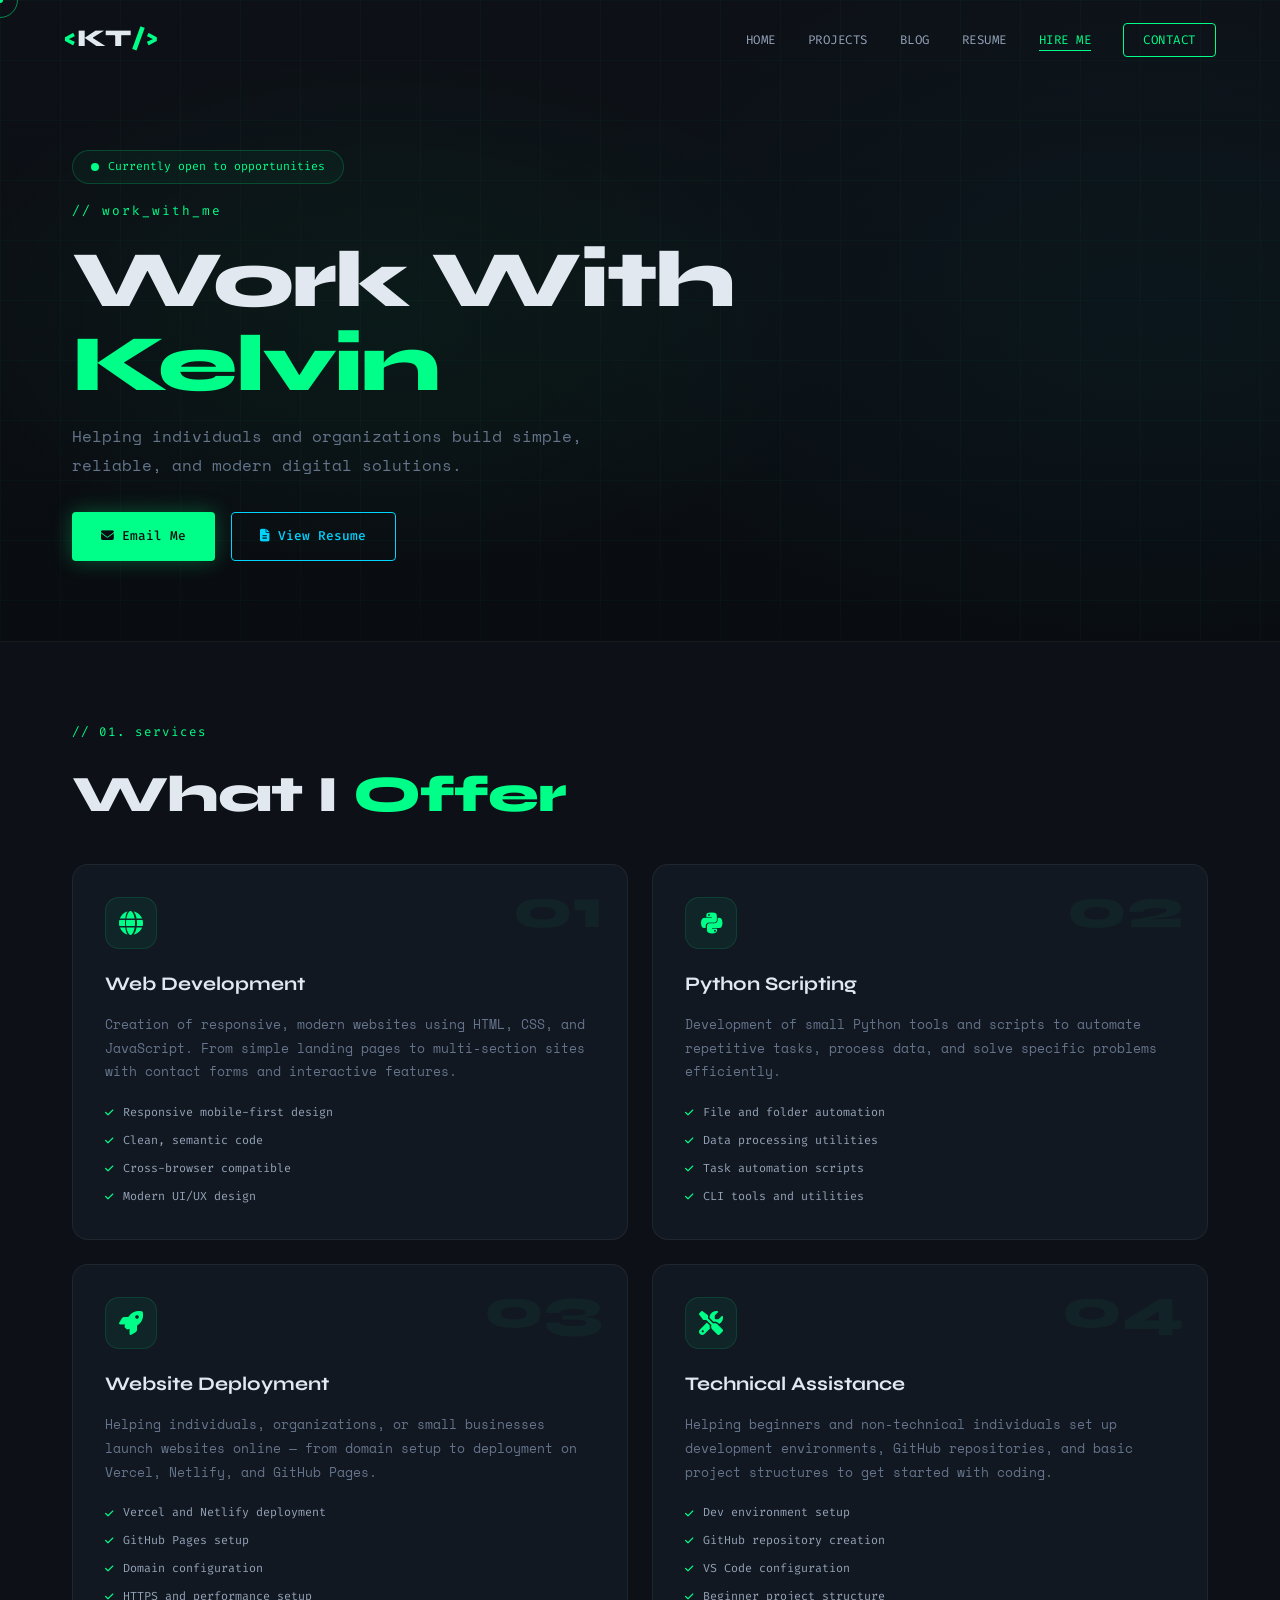
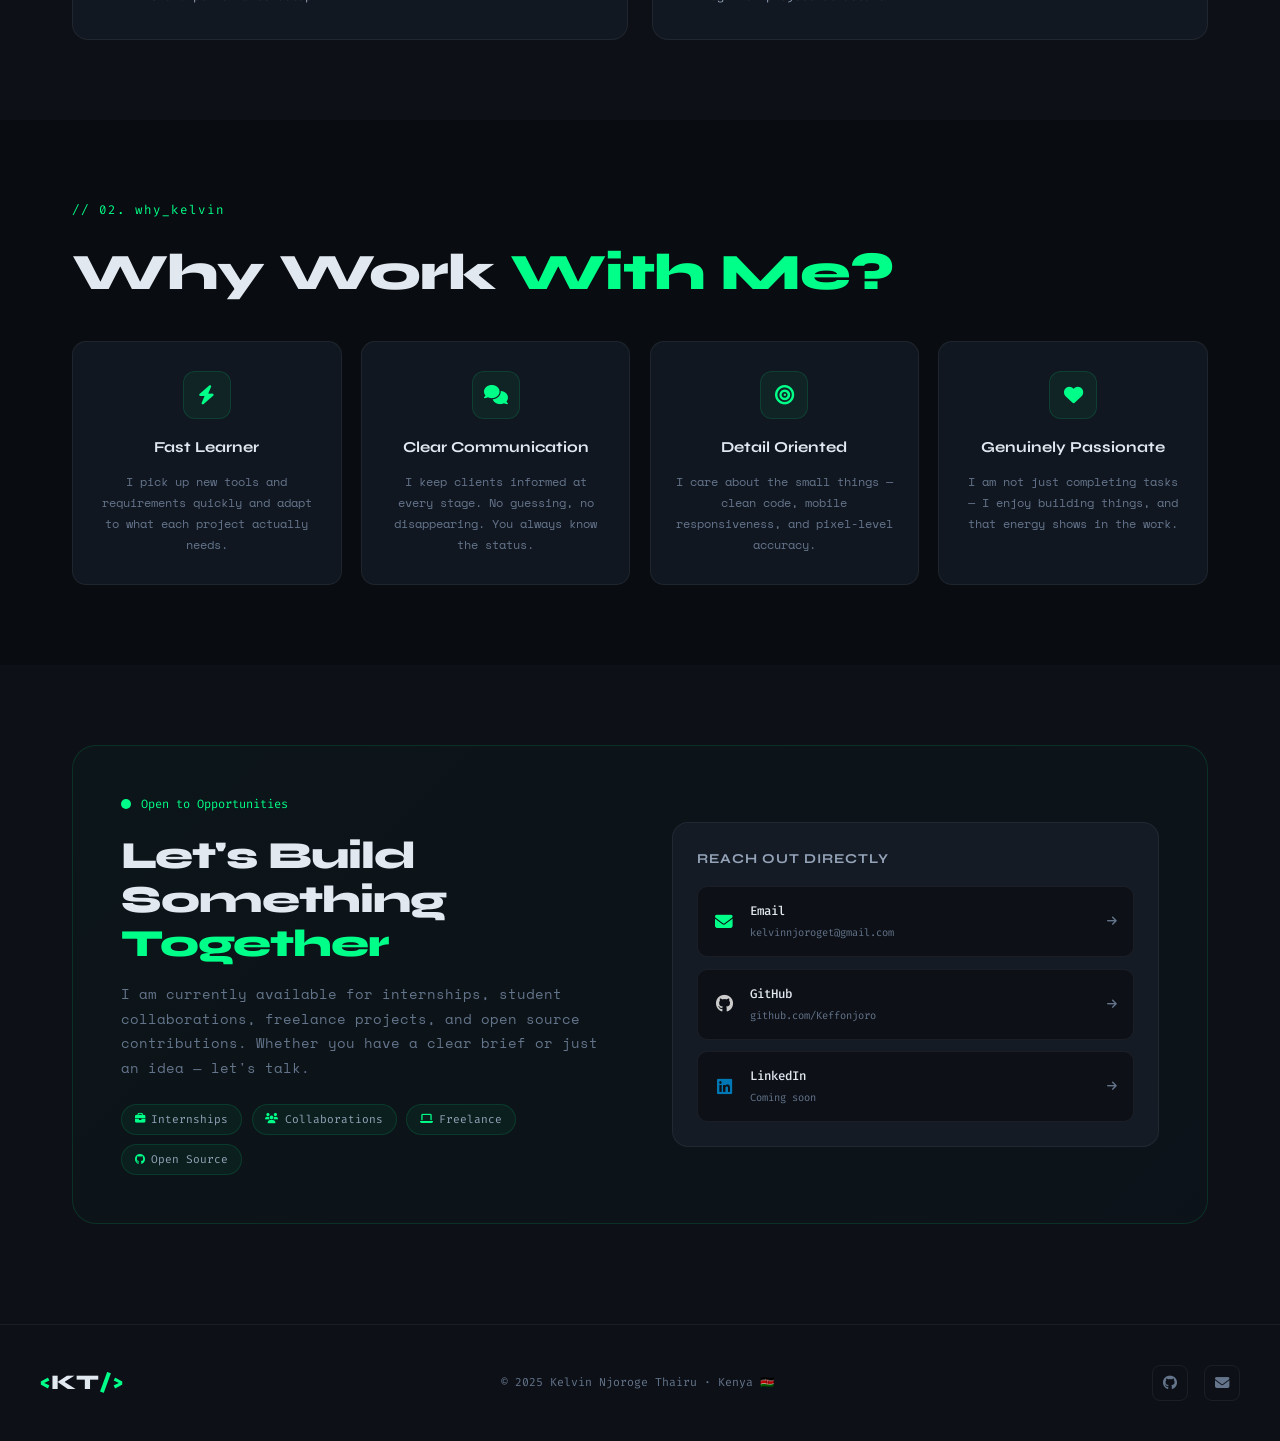
<file: hire.html>
<!DOCTYPE html>
<html lang="en">
<head>
  <meta charset="UTF-8"/>
  <meta name="viewport" content="width=device-width, initial-scale=1.0"/>
  <title>Hire Me — Kelvin Njoroge Thairu</title>
  <link rel="preconnect" href="https://fonts.googleapis.com"/>
  <link href="https://fonts.googleapis.com/css2?family=Space+Mono:wght@400;700&family=Syne:wght@400;600;700;800&family=Fira+Code:wght@300;400;500&display=swap" rel="stylesheet"/>
  <link rel="stylesheet" href="https://cdnjs.cloudflare.com/ajax/libs/font-awesome/6.5.0/css/all.min.css"/>
  <style>
    :root{--bg:#090c10;--bg2:#0d1117;--bg3:#141b25;--accent:#00ff88;--accent2:#00d4ff;--text:#e2e8f0;--text-muted:#64748b;--text-dim:#94a3b8;--border:rgba(0,255,136,0.12);--border2:rgba(255,255,255,0.06);--glow:0 0 30px rgba(0,255,136,0.2);--card-bg:rgba(20,27,37,0.8);--font-display:'Syne',sans-serif;--font-mono:'Fira Code',monospace;--font-body:'Space Mono',monospace;}
    *,*::before,*::after{box-sizing:border-box;margin:0;padding:0;}
    html{scroll-behavior:smooth;}
    body{font-family:var(--font-body);background:var(--bg);color:var(--text);overflow-x:hidden;line-height:1.7;font-size:14px;}
    a{color:var(--accent);text-decoration:none;transition:all 0.3s ease;}
    a:hover{color:var(--accent2);}
    ::selection{background:rgba(0,255,136,0.25);color:#fff;}
    .accent{color:var(--accent);}
    ::-webkit-scrollbar{width:4px;}::-webkit-scrollbar-track{background:var(--bg);}::-webkit-scrollbar-thumb{background:var(--accent);border-radius:2px;}
    .cursor-dot{width:6px;height:6px;background:var(--accent);border-radius:50%;position:fixed;top:0;left:0;pointer-events:none;z-index:9999;transform:translate(-50%,-50%);}
    .cursor-ring{width:36px;height:36px;border:1.5px solid rgba(0,255,136,0.5);border-radius:50%;position:fixed;top:0;left:0;pointer-events:none;z-index:9998;transform:translate(-50%,-50%);transition:transform 0.12s ease-out,width 0.3s,height 0.3s;}
    @media(hover:none){.cursor-dot,.cursor-ring{display:none;}}
    #navbar{position:fixed;top:0;left:0;right:0;z-index:1000;display:flex;align-items:center;justify-content:space-between;padding:1.2rem 4rem;transition:all 0.4s ease;}
    #navbar.scrolled{background:rgba(9,12,16,0.95);backdrop-filter:blur(20px);border-bottom:1px solid var(--border);padding:0.8rem 4rem;}
    .nav-logo{font-family:var(--font-display);font-size:1.5rem;font-weight:800;letter-spacing:-0.5px;color:var(--text);text-decoration:none;}
    .nav-logo:hover{color:var(--text);}
    .nav-links{display:flex;list-style:none;gap:2rem;align-items:center;}
    .nav-links a{font-family:var(--font-mono);font-size:0.78rem;color:var(--text-dim);letter-spacing:0.5px;text-transform:uppercase;position:relative;}
    .nav-links a::after{content:'';position:absolute;left:0;bottom:-3px;width:0;height:1px;background:var(--accent);transition:width 0.3s;}
    .nav-links a:hover{color:var(--accent);}
    .nav-links a:hover::after,.nav-active::after{width:100%!important;}
    .nav-active{color:var(--accent)!important;}
    .nav-cta{padding:0.5rem 1.2rem!important;border:1px solid var(--accent)!important;border-radius:4px;color:var(--accent)!important;}
    .nav-cta:hover{background:var(--accent)!important;color:var(--bg)!important;}
    .hamburger{display:none;flex-direction:column;gap:5px;background:none;border:none;cursor:pointer;z-index:1001;padding:4px;}
    .hamburger span{width:24px;height:2px;background:var(--text);border-radius:2px;transition:all 0.3s ease;display:block;}
    .hamburger.open span:nth-child(1){transform:translateY(7px) rotate(45deg);}
    .hamburger.open span:nth-child(2){opacity:0;}
    .hamburger.open span:nth-child(3){transform:translateY(-7px) rotate(-45deg);}
    .btn{display:inline-flex;align-items:center;gap:0.5rem;padding:0.8rem 1.8rem;border-radius:4px;font-family:var(--font-mono);font-size:0.8rem;font-weight:500;cursor:pointer;transition:all 0.3s ease;border:none;text-decoration:none;}
    .btn-primary{background:var(--accent);color:var(--bg);box-shadow:0 0 20px rgba(0,255,136,0.3);}
    .btn-primary:hover{background:#00cc70;transform:translateY(-2px);color:var(--bg);}
    .btn-secondary{background:transparent;color:var(--accent2);border:1px solid var(--accent2);}
    .btn-secondary:hover{background:rgba(0,212,255,0.1);transform:translateY(-2px);color:var(--accent2);}
    .container{max-width:1200px;margin:0 auto;padding:0 2rem;}
    .section-label{font-family:var(--font-mono);font-size:0.78rem;color:var(--accent);letter-spacing:2px;margin-bottom:1.5rem;}
    .section-title{font-family:var(--font-display);font-size:clamp(2rem,5vw,3.2rem);font-weight:800;line-height:1.1;margin-bottom:1rem;letter-spacing:-1px;}
    .reveal{opacity:0;transform:translateY(24px);transition:opacity 0.6s ease,transform 0.6s ease;}
    .reveal.visible{opacity:1;transform:translateY(0);}
    @keyframes pulse{0%,100%{box-shadow:0 0 0 0 rgba(0,255,136,0.6);}50%{box-shadow:0 0 0 6px rgba(0,255,136,0);}}
    /* HERO */
    .page-hero{position:relative;padding:150px 0 80px;overflow:hidden;border-bottom:1px solid var(--border2);}
    .hero-bg{position:absolute;inset:0;background:radial-gradient(ellipse 60% 70% at 30% 50%,rgba(0,255,136,0.05) 0%,transparent 60%),radial-gradient(ellipse 50% 60% at 90% 50%,rgba(0,212,255,0.04),transparent),linear-gradient(180deg,var(--bg2) 0%,var(--bg) 100%);z-index:0;}
    .hero-bg::before{content:'';position:absolute;inset:0;background-image:linear-gradient(rgba(0,255,136,0.025) 1px,transparent 1px),linear-gradient(90deg,rgba(0,255,136,0.025) 1px,transparent 1px);background-size:60px 60px;}
    .hero-content{position:relative;z-index:1;max-width:700px;}
    .avail-pill{display:inline-flex;align-items:center;gap:0.6rem;padding:0.4rem 1.1rem;border:1px solid rgba(0,255,136,0.2);border-radius:50px;font-family:var(--font-mono);font-size:0.72rem;color:var(--accent);background:rgba(0,255,136,0.04);margin-bottom:1rem;}
    .avail-dot{width:8px;height:8px;border-radius:50%;background:var(--accent);animation:pulse 2s infinite;flex-shrink:0;}
    .hero-label{font-family:var(--font-mono);font-size:0.8rem;color:var(--accent);letter-spacing:2px;margin-bottom:1rem;display:block;}
    .hero-title{font-family:var(--font-display);font-size:clamp(2.5rem,7vw,5rem);font-weight:800;line-height:1.05;letter-spacing:-2px;margin-bottom:1rem;}
    .hero-sub{font-size:1rem;color:var(--text-muted);line-height:1.8;margin-bottom:2rem;max-width:560px;}
    .hero-ctas{display:flex;gap:1rem;flex-wrap:wrap;}
    /* SERVICES */
    .services-sec{padding:80px 0;background:var(--bg2);}
    .services-grid{display:grid;grid-template-columns:repeat(2,1fr);gap:1.5rem;margin-top:2.5rem;}
    .srv-card{background:var(--card-bg);border:1px solid var(--border2);border-radius:16px;padding:2rem;position:relative;transition:all 0.35s ease;overflow:hidden;}
    .srv-card::before{content:'';position:absolute;top:0;left:0;width:3px;height:0%;background:linear-gradient(to bottom,var(--accent),var(--accent2));transition:height 0.4s ease;}
    .srv-card:hover{border-color:var(--border);transform:translateY(-5px);box-shadow:var(--glow);}
    .srv-card:hover::before{height:100%;}
    .srv-num{font-family:var(--font-display);font-size:3.5rem;font-weight:800;color:rgba(0,255,136,0.05);position:absolute;top:1rem;right:1.5rem;line-height:1;pointer-events:none;}
    .srv-icon{width:52px;height:52px;border-radius:14px;background:rgba(0,255,136,0.06);border:1px solid var(--border);display:flex;align-items:center;justify-content:center;font-size:1.5rem;color:var(--accent);margin-bottom:1.2rem;transition:all 0.3s;}
    .srv-card:hover .srv-icon{background:rgba(0,255,136,0.12);box-shadow:0 0 20px rgba(0,255,136,0.2);}
    .srv-card h3{font-family:var(--font-display);font-size:1.2rem;font-weight:700;color:var(--text);margin-bottom:0.8rem;}
    .srv-card>p{font-size:0.82rem;color:var(--text-muted);line-height:1.8;margin-bottom:1.2rem;}
    .srv-features{list-style:none;display:flex;flex-direction:column;gap:0.5rem;}
    .srv-features li{font-family:var(--font-mono);font-size:0.73rem;color:var(--text-dim);display:flex;align-items:center;gap:0.6rem;}
    .srv-features li i{color:var(--accent);font-size:0.6rem;}
    /* WHY */
    .why-sec{padding:80px 0;}
    .why-grid{display:grid;grid-template-columns:repeat(4,1fr);gap:1.2rem;margin-top:2.5rem;}
    .why-card{background:var(--card-bg);border:1px solid var(--border2);border-radius:14px;padding:1.8rem 1.5rem;text-align:center;transition:all 0.3s ease;}
    .why-card:hover{border-color:var(--border);transform:translateY(-4px);}
    .why-icon{width:48px;height:48px;border-radius:12px;background:rgba(0,255,136,0.06);border:1px solid var(--border);display:flex;align-items:center;justify-content:center;font-size:1.2rem;color:var(--accent);margin:0 auto 1rem;}
    .why-card h4{font-family:var(--font-display);font-size:0.95rem;font-weight:700;color:var(--text);margin-bottom:0.6rem;}
    .why-card p{font-size:0.78rem;color:var(--text-muted);line-height:1.7;}
    /* AVAILABILITY */
    .avail-sec{padding:80px 0 100px;background:var(--bg2);}
    .avail-card{display:grid;grid-template-columns:1fr 1fr;gap:4rem;background:linear-gradient(135deg,rgba(0,255,136,0.02),rgba(0,212,255,0.01));border:1px solid var(--border);border-radius:24px;padding:3rem;align-items:center;}
    .avail-status{display:flex;align-items:center;gap:0.6rem;margin-bottom:1.2rem;}
    .avail-dot-lg{width:10px;height:10px;border-radius:50%;background:var(--accent);animation:pulse 2s infinite;}
    .avail-status-label{font-family:var(--font-mono);font-size:0.75rem;color:var(--accent);}
    .avail-left h2{font-family:var(--font-display);font-size:clamp(1.6rem,3vw,2.4rem);font-weight:800;line-height:1.15;letter-spacing:-1px;margin-bottom:1rem;}
    .avail-left>p{font-size:0.85rem;color:var(--text-muted);line-height:1.8;margin-bottom:1.5rem;}
    .avail-types{display:flex;flex-wrap:wrap;gap:0.6rem;}
    .avail-types span{display:inline-flex;align-items:center;gap:0.4rem;padding:0.3rem 0.8rem;background:rgba(0,255,136,0.05);border:1px solid var(--border);border-radius:50px;font-family:var(--font-mono);font-size:0.7rem;color:var(--text-dim);}
    .avail-types span i{color:var(--accent);font-size:0.65rem;}
    .contact-quick{background:var(--bg3);border:1px solid var(--border2);border-radius:16px;padding:1.5rem;}
    .contact-quick h3{font-family:var(--font-display);font-size:0.85rem;font-weight:700;color:var(--text-dim);margin-bottom:1rem;text-transform:uppercase;letter-spacing:1px;}
    .cq-btn{display:flex;align-items:center;gap:1rem;padding:0.9rem 1rem;border-radius:10px;border:1px solid var(--border2);background:var(--bg2);margin-bottom:0.7rem;transition:all 0.3s ease;color:var(--text-dim);text-decoration:none;}
    .cq-btn:last-child{margin-bottom:0;}
    .cq-btn:hover{border-color:var(--border);transform:translateX(4px);color:var(--text);}
    .cq-btn.email:hover{border-color:rgba(0,255,136,0.3);}
    .cq-btn.github:hover{border-color:rgba(255,255,255,0.15);}
    .cq-btn.linkedin:hover{border-color:rgba(0,119,181,0.3);}
    .cq-btn>.lead-icon{font-size:1.1rem;width:20px;text-align:center;flex-shrink:0;}
    .cq-btn.email>.lead-icon{color:var(--accent);}
    .cq-btn.github>.lead-icon{color:#ccc;}
    .cq-btn.linkedin>.lead-icon{color:#0077b5;}
    .cq-btn div{flex:1;display:flex;flex-direction:column;gap:0.1rem;}
    .cq-btn span{font-family:var(--font-mono);font-size:0.78rem;color:var(--text);font-weight:500;}
    .cq-btn small{font-family:var(--font-mono);font-size:0.65rem;color:var(--text-muted);}
    .cq-arrow{font-size:0.7rem;color:var(--text-muted);flex-shrink:0;transition:transform 0.3s;}
    .cq-btn:hover .cq-arrow{transform:translateX(3px);}
    /* FOOTER */
    #footer{background:var(--bg2);border-top:1px solid var(--border2);padding:2.5rem 2rem;}
    .footer-inner{max-width:1200px;margin:0 auto;display:flex;align-items:center;justify-content:space-between;flex-wrap:wrap;gap:1rem;}
    .footer-logo{font-family:var(--font-display);font-size:1.3rem;font-weight:800;}
    .footer-copy{font-family:var(--font-mono);font-size:0.72rem;color:var(--text-muted);}
    .footer-socials{display:flex;gap:1rem;}
    .footer-socials a{width:36px;height:36px;border-radius:8px;border:1px solid var(--border2);display:flex;align-items:center;justify-content:center;color:var(--text-muted);font-size:0.9rem;transition:all 0.3s;}
    .footer-socials a:hover{border-color:var(--accent);color:var(--accent);transform:translateY(-2px);}
    @media(max-width:1024px){.why-grid{grid-template-columns:repeat(2,1fr);}.avail-card{grid-template-columns:1fr;gap:2.5rem;}}
    @media(max-width:768px){
      #navbar{padding:1rem 1.5rem;}#navbar.scrolled{padding:0.7rem 1.5rem;}
      .hamburger{display:flex;}
      .nav-links{position:fixed;top:0;right:-100%;width:260px;height:100vh;background:rgba(9,12,16,0.98);backdrop-filter:blur(20px);border-left:1px solid var(--border);flex-direction:column;justify-content:center;gap:2rem;transition:right 0.4s ease;padding:2rem;}
      .nav-links.open{right:0;}
      .services-grid{grid-template-columns:1fr;}
      .why-grid{grid-template-columns:repeat(2,1fr);}
      .avail-card{padding:2rem;}
      .hero-ctas{flex-direction:column;align-items:flex-start;}
      .footer-inner{flex-direction:column;text-align:center;}
    }
    @media(max-width:480px){.why-grid{grid-template-columns:1fr;}}
  </style>
</head>
<body>
<div class="cursor-dot"></div>
<div class="cursor-ring"></div>

<nav id="navbar">
  <a href="index.html" class="nav-logo"><span class="accent">&lt;</span>KT<span class="accent">/&gt;</span></a>
  <button class="hamburger" id="hamburger" aria-label="Menu"><span></span><span></span><span></span></button>
  <ul class="nav-links" id="nav-links">
    <li><a href="index.html">Home</a></li>
    <li><a href="index.html#projects">Projects</a></li>
    <li><a href="blog.html">Blog</a></li>
    <li><a href="resume.html">Resume</a></li>
    <li><a href="hire.html" class="nav-active">Hire Me</a></li>
    <li><a href="index.html#contact" class="nav-cta">Contact</a></li>
  </ul>
</nav>

<section class="page-hero">
  <div class="hero-bg"></div>
  <div class="container">
    <div class="hero-content">
      <div class="avail-pill reveal"><span class="avail-dot"></span> Currently open to opportunities</div>
      <span class="hero-label reveal">// work_with_me</span>
      <h1 class="hero-title reveal">Work With <span class="accent">Kelvin</span></h1>
      <p class="hero-sub reveal">Helping individuals and organizations build simple, reliable, and modern digital solutions.</p>
      <div class="hero-ctas reveal">
        <a href="mailto:kelvinnjoroget@gmail.com" class="btn btn-primary"><i class="fas fa-envelope"></i> Email Me</a>
        <a href="resume.html" class="btn btn-secondary"><i class="fas fa-file-alt"></i> View Resume</a>
      </div>
    </div>
  </div>
</section>

<section class="services-sec">
  <div class="container">
    <div class="section-label reveal">// 01. services</div>
    <h2 class="section-title reveal">What I <span class="accent">Offer</span></h2>
    <div class="services-grid">
      <div class="srv-card reveal">
        <div class="srv-num">01</div>
        <div class="srv-icon"><i class="fas fa-globe"></i></div>
        <h3>Web Development</h3>
        <p>Creation of responsive, modern websites using HTML, CSS, and JavaScript. From simple landing pages to multi-section sites with contact forms and interactive features.</p>
        <ul class="srv-features">
          <li><i class="fas fa-check"></i> Responsive mobile-first design</li>
          <li><i class="fas fa-check"></i> Clean, semantic code</li>
          <li><i class="fas fa-check"></i> Cross-browser compatible</li>
          <li><i class="fas fa-check"></i> Modern UI/UX design</li>
        </ul>
      </div>
      <div class="srv-card reveal">
        <div class="srv-num">02</div>
        <div class="srv-icon"><i class="fab fa-python"></i></div>
        <h3>Python Scripting</h3>
        <p>Development of small Python tools and scripts to automate repetitive tasks, process data, and solve specific problems efficiently.</p>
        <ul class="srv-features">
          <li><i class="fas fa-check"></i> File and folder automation</li>
          <li><i class="fas fa-check"></i> Data processing utilities</li>
          <li><i class="fas fa-check"></i> Task automation scripts</li>
          <li><i class="fas fa-check"></i> CLI tools and utilities</li>
        </ul>
      </div>
      <div class="srv-card reveal">
        <div class="srv-num">03</div>
        <div class="srv-icon"><i class="fas fa-rocket"></i></div>
        <h3>Website Deployment</h3>
        <p>Helping individuals, organizations, or small businesses launch websites online — from domain setup to deployment on Vercel, Netlify, and GitHub Pages.</p>
        <ul class="srv-features">
          <li><i class="fas fa-check"></i> Vercel and Netlify deployment</li>
          <li><i class="fas fa-check"></i> GitHub Pages setup</li>
          <li><i class="fas fa-check"></i> Domain configuration</li>
          <li><i class="fas fa-check"></i> HTTPS and performance setup</li>
        </ul>
      </div>
      <div class="srv-card reveal">
        <div class="srv-num">04</div>
        <div class="srv-icon"><i class="fas fa-screwdriver-wrench"></i></div>
        <h3>Technical Assistance</h3>
        <p>Helping beginners and non-technical individuals set up development environments, GitHub repositories, and basic project structures to get started with coding.</p>
        <ul class="srv-features">
          <li><i class="fas fa-check"></i> Dev environment setup</li>
          <li><i class="fas fa-check"></i> GitHub repository creation</li>
          <li><i class="fas fa-check"></i> VS Code configuration</li>
          <li><i class="fas fa-check"></i> Beginner project structure</li>
        </ul>
      </div>
    </div>
  </div>
</section>

<section class="why-sec">
  <div class="container">
    <div class="section-label reveal">// 02. why_kelvin</div>
    <h2 class="section-title reveal">Why Work <span class="accent">With Me?</span></h2>
    <div class="why-grid">
      <div class="why-card reveal">
        <div class="why-icon"><i class="fas fa-bolt"></i></div>
        <h4>Fast Learner</h4>
        <p>I pick up new tools and requirements quickly and adapt to what each project actually needs.</p>
      </div>
      <div class="why-card reveal">
        <div class="why-icon"><i class="fas fa-comments"></i></div>
        <h4>Clear Communication</h4>
        <p>I keep clients informed at every stage. No guessing, no disappearing. You always know the status.</p>
      </div>
      <div class="why-card reveal">
        <div class="why-icon"><i class="fas fa-bullseye"></i></div>
        <h4>Detail Oriented</h4>
        <p>I care about the small things — clean code, mobile responsiveness, and pixel-level accuracy.</p>
      </div>
      <div class="why-card reveal">
        <div class="why-icon"><i class="fas fa-heart"></i></div>
        <h4>Genuinely Passionate</h4>
        <p>I am not just completing tasks — I enjoy building things, and that energy shows in the work.</p>
      </div>
    </div>
  </div>
</section>

<section class="avail-sec">
  <div class="container">
    <div class="avail-card reveal">
      <div class="avail-left">
        <div class="avail-status">
          <span class="avail-dot-lg"></span>
          <span class="avail-status-label">Open to Opportunities</span>
        </div>
        <h2>Let's Build Something <span class="accent">Together</span></h2>
        <p>I am currently available for internships, student collaborations, freelance projects, and open source contributions. Whether you have a clear brief or just an idea — let's talk.</p>
        <div class="avail-types">
          <span><i class="fas fa-briefcase"></i> Internships</span>
          <span><i class="fas fa-users"></i> Collaborations</span>
          <span><i class="fas fa-laptop"></i> Freelance</span>
          <span><i class="fab fa-github"></i> Open Source</span>
        </div>
      </div>
      <div class="avail-right">
        <div class="contact-quick">
          <h3>Reach Out Directly</h3>
          <a href="mailto:kelvinnjoroget@gmail.com" class="cq-btn email">
            <i class="fas fa-envelope lead-icon"></i>
            <div><span>Email</span><small>kelvinnjoroget@gmail.com</small></div>
            <i class="fas fa-arrow-right cq-arrow"></i>
          </a>
          <a href="https://github.com/Keffonjoro" target="_blank" class="cq-btn github">
            <i class="fab fa-github lead-icon"></i>
            <div><span>GitHub</span><small>github.com/Keffonjoro</small></div>
            <i class="fas fa-arrow-right cq-arrow"></i>
          </a>
          <a href="#" class="cq-btn linkedin">
            <i class="fab fa-linkedin lead-icon"></i>
            <div><span>LinkedIn</span><small>Coming soon</small></div>
            <i class="fas fa-arrow-right cq-arrow"></i>
          </a>
        </div>
      </div>
    </div>
  </div>
</section>

<footer id="footer">
  <div class="footer-inner">
    <div class="footer-logo"><span class="accent">&lt;</span>KT<span class="accent">/&gt;</span></div>
    <p class="footer-copy">© 2025 Kelvin Njoroge Thairu · Kenya 🇰🇪</p>
    <div class="footer-socials">
      <a href="https://github.com/Keffonjoro" target="_blank"><i class="fab fa-github"></i></a>
      <a href="mailto:kelvinnjoroget@gmail.com"><i class="fas fa-envelope"></i></a>
    </div>
  </div>
</footer>

<script>
  const dot=document.querySelector('.cursor-dot'),ring=document.querySelector('.cursor-ring');
  document.addEventListener('mousemove',e=>{dot.style.left=e.clientX+'px';dot.style.top=e.clientY+'px';ring.style.left=e.clientX+'px';ring.style.top=e.clientY+'px';});
  const nav=document.getElementById('navbar');
  window.addEventListener('scroll',()=>nav.classList.toggle('scrolled',scrollY>40));
  const ham=document.getElementById('hamburger'),nls=document.getElementById('nav-links');
  ham.addEventListener('click',()=>{ham.classList.toggle('open');nls.classList.toggle('open');});
  nls.querySelectorAll('a').forEach(a=>a.addEventListener('click',()=>{ham.classList.remove('open');nls.classList.remove('open');}));
  const ro=new IntersectionObserver(entries=>entries.forEach(e=>{if(e.isIntersecting){e.target.classList.add('visible');ro.unobserve(e.target);}}),{threshold:0.08});
  document.querySelectorAll('.reveal').forEach(el=>ro.observe(el));
  document.querySelectorAll('.srv-card').forEach(card=>{
    card.addEventListener('mousemove',e=>{
      const r=card.getBoundingClientRect(),x=e.clientX-r.left,y=e.clientY-r.top;
      const rx=((y-r.height/2)/r.height)*-4,ry=((x-r.width/2)/r.width)*4;
      card.style.transform=`perspective(800px) rotateX(${rx}deg) rotateY(${ry}deg) translateY(-5px)`;
    });
    card.addEventListener('mouseleave',()=>card.style.transform='');
  });
</script>
</body>
</html>
</file>
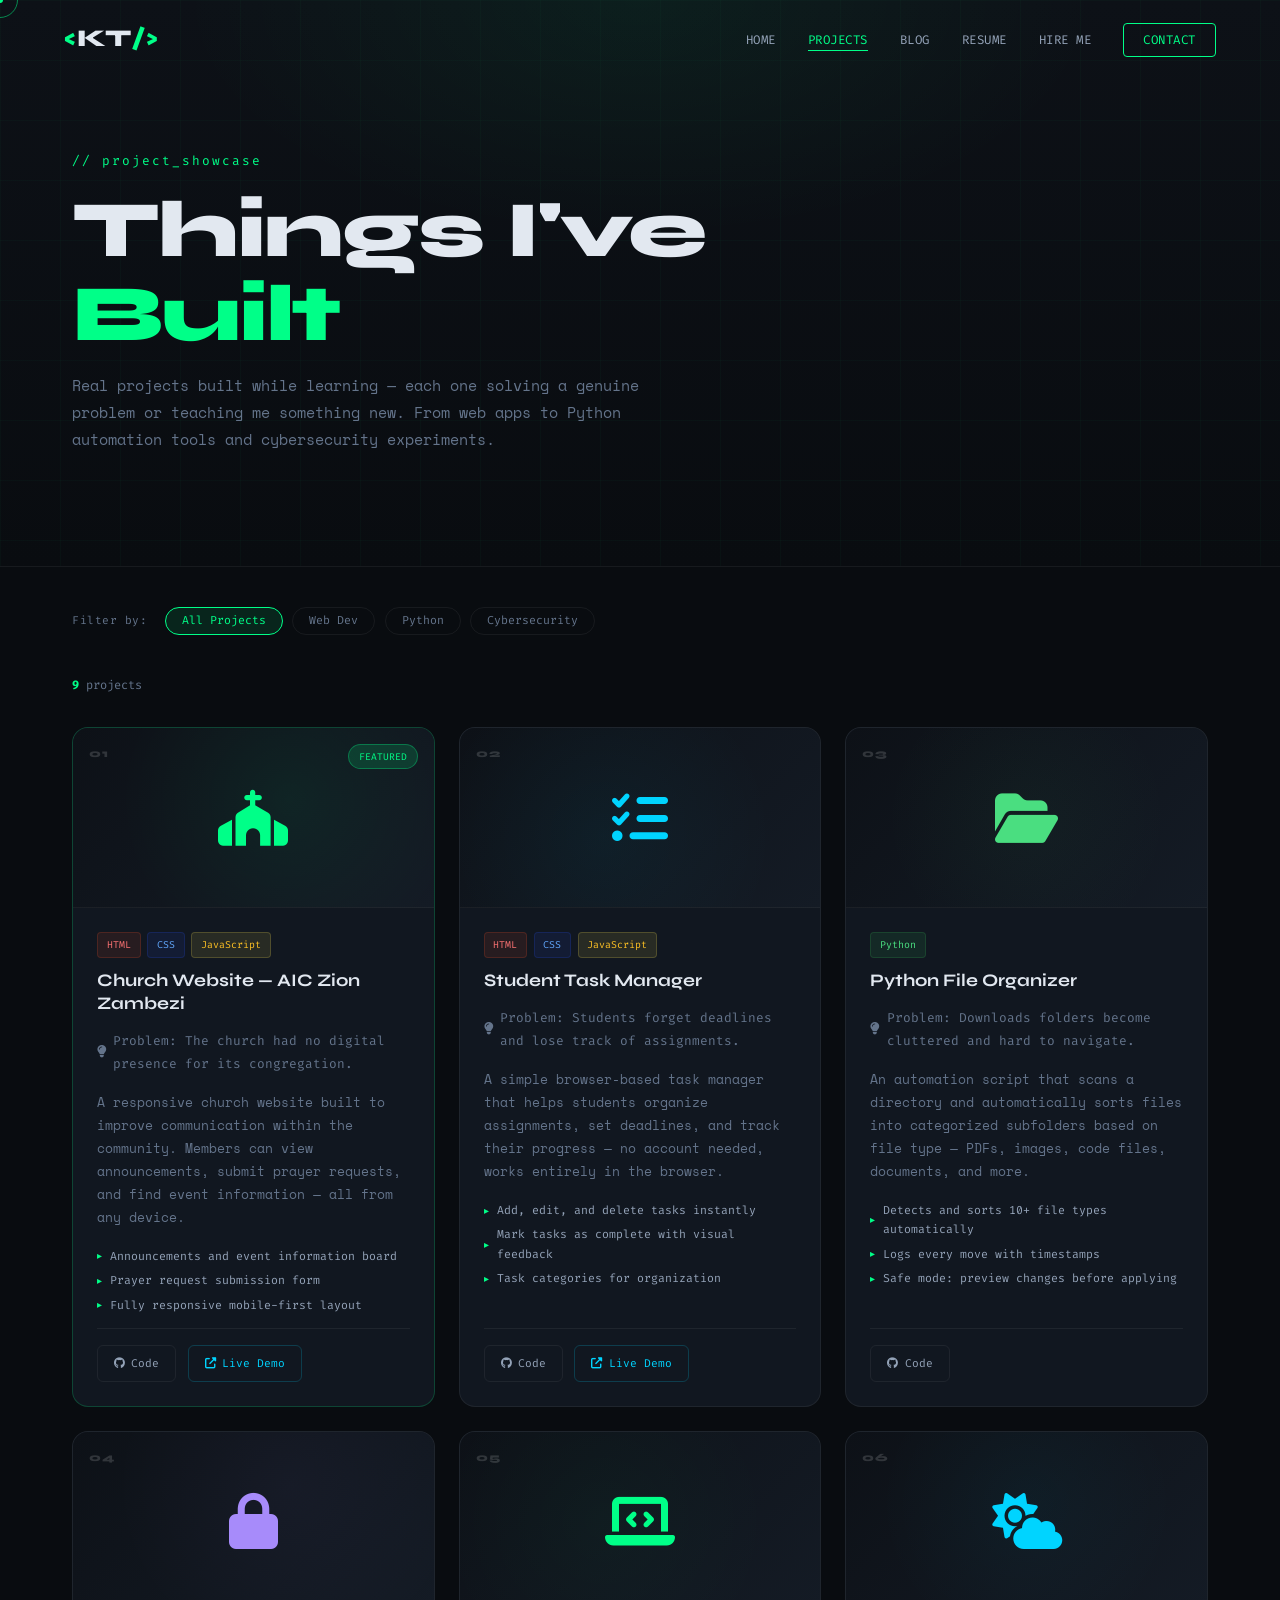
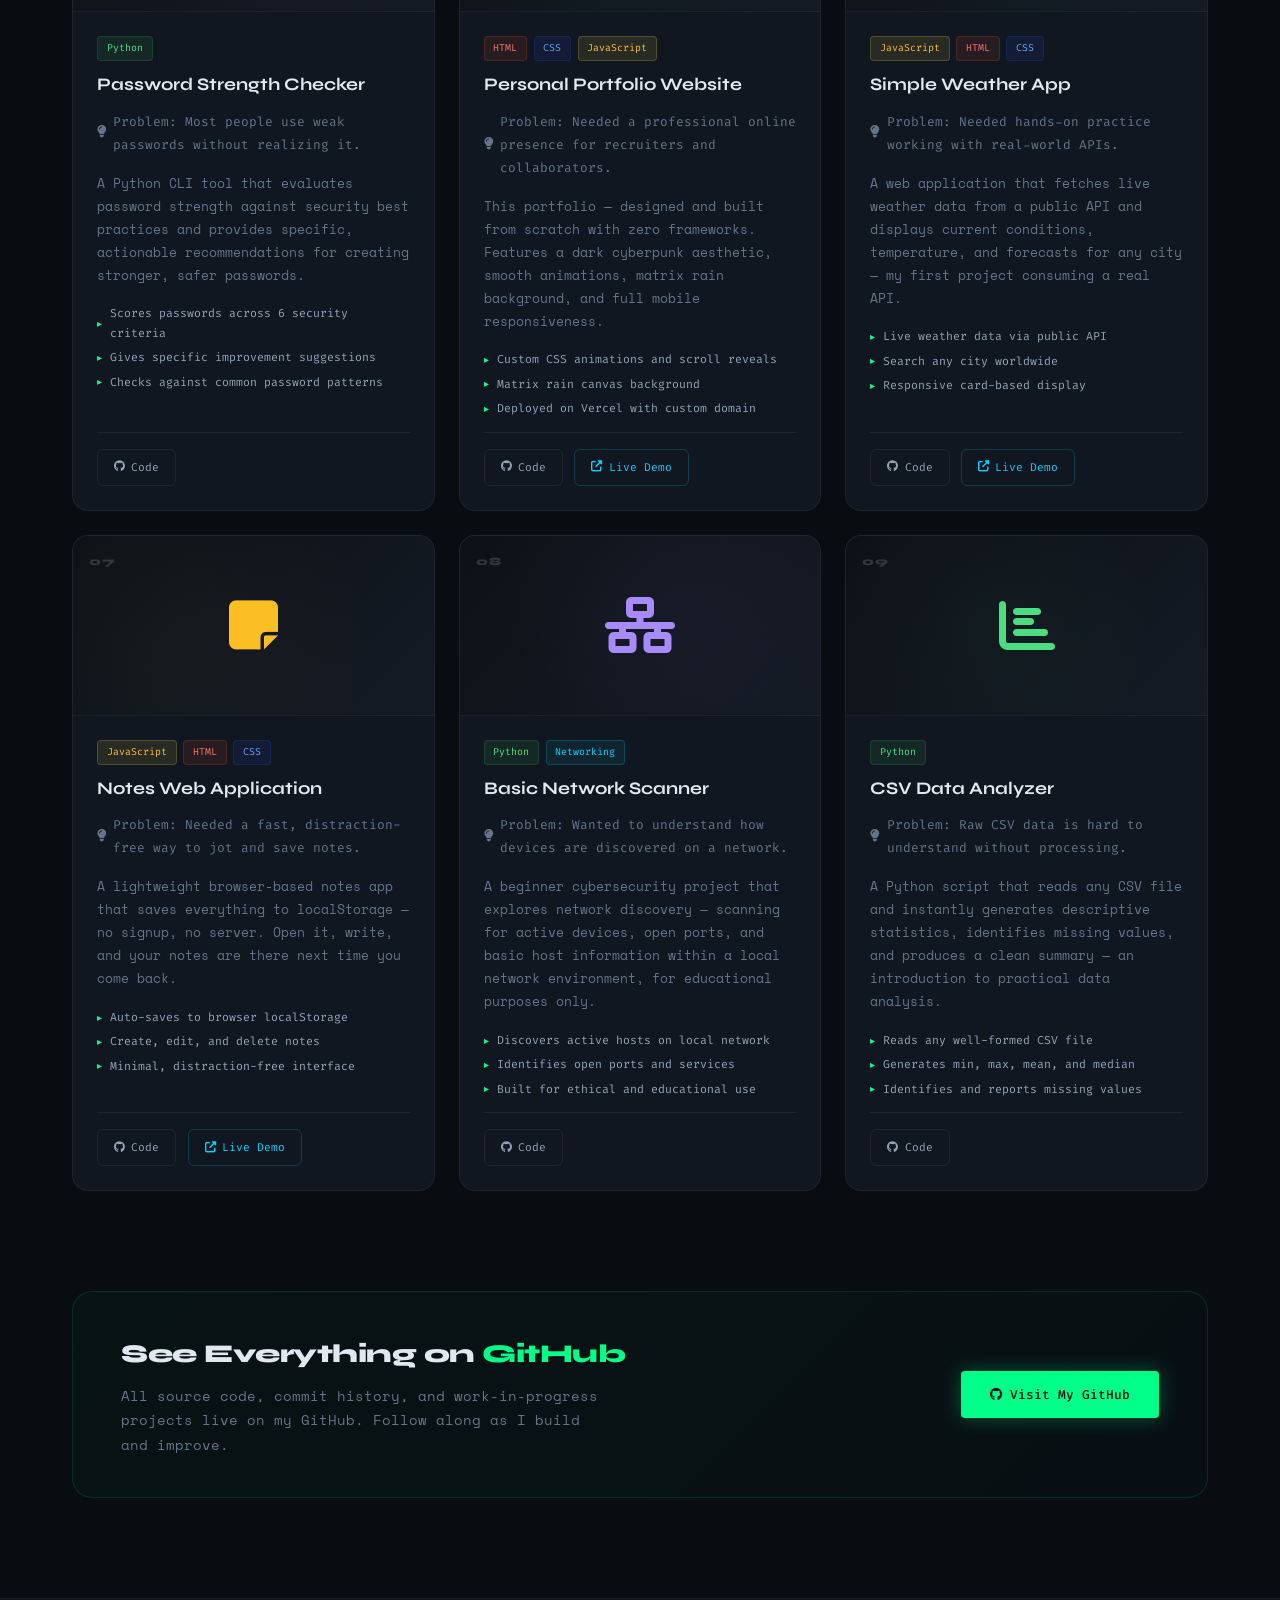
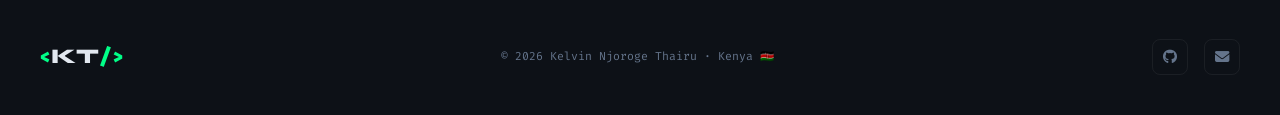
<file: projects.html>
<!DOCTYPE html>
<html lang="en">
<head>
  <meta charset="UTF-8"/>
  <meta name="viewport" content="width=device-width, initial-scale=1.0"/>
  <title>Projects — Kelvin Njoroge Thairu</title>
  <link rel="preconnect" href="https://fonts.googleapis.com"/>
  <link href="https://fonts.googleapis.com/css2?family=Space+Mono:wght@400;700&family=Syne:wght@400;600;700;800&family=Fira+Code:wght@300;400;500&display=swap" rel="stylesheet"/>
  <link rel="stylesheet" href="https://cdnjs.cloudflare.com/ajax/libs/font-awesome/6.5.0/css/all.min.css"/>
  <style>
    :root{--bg:#090c10;--bg2:#0d1117;--bg3:#141b25;--accent:#00ff88;--accent2:#00d4ff;--text:#e2e8f0;--text-muted:#64748b;--text-dim:#94a3b8;--border:rgba(0,255,136,0.12);--border2:rgba(255,255,255,0.06);--glow:0 0 30px rgba(0,255,136,0.2);--card-bg:rgba(20,27,37,0.8);--font-display:'Syne',sans-serif;--font-mono:'Fira Code',monospace;--font-body:'Space Mono',monospace;}
    *,*::before,*::after{box-sizing:border-box;margin:0;padding:0;}
    html{scroll-behavior:smooth;}
    body{font-family:var(--font-body);background:var(--bg);color:var(--text);overflow-x:hidden;line-height:1.7;font-size:14px;}
    a{color:var(--accent);text-decoration:none;transition:all 0.3s ease;}
    a:hover{color:var(--accent2);}
    ::selection{background:rgba(0,255,136,0.25);color:#fff;}
    .accent{color:var(--accent);}
    ::-webkit-scrollbar{width:4px;}::-webkit-scrollbar-track{background:var(--bg);}::-webkit-scrollbar-thumb{background:var(--accent);border-radius:2px;}
    /* CURSOR */
    .cursor-dot{width:6px;height:6px;background:var(--accent);border-radius:50%;position:fixed;top:0;left:0;pointer-events:none;z-index:9999;transform:translate(-50%,-50%);}
    .cursor-ring{width:36px;height:36px;border:1.5px solid rgba(0,255,136,0.5);border-radius:50%;position:fixed;top:0;left:0;pointer-events:none;z-index:9998;transform:translate(-50%,-50%);transition:transform 0.12s ease-out,width 0.3s,height 0.3s;}
    .cursor-ring.hovered{width:56px;height:56px;border-color:var(--accent);}
    @media(hover:none){.cursor-dot,.cursor-ring{display:none;}}
    /* NAV */
    #navbar{position:fixed;top:0;left:0;right:0;z-index:1000;display:flex;align-items:center;justify-content:space-between;padding:1.2rem 4rem;transition:all 0.4s ease;}
    #navbar.scrolled{background:rgba(9,12,16,0.95);backdrop-filter:blur(20px);border-bottom:1px solid var(--border);padding:0.8rem 4rem;}
    .nav-logo{font-family:var(--font-display);font-size:1.5rem;font-weight:800;letter-spacing:-0.5px;color:var(--text);text-decoration:none;}
    .nav-logo:hover{color:var(--text);}
    .nav-links{display:flex;list-style:none;gap:2rem;align-items:center;}
    .nav-links a{font-family:var(--font-mono);font-size:0.78rem;color:var(--text-dim);letter-spacing:0.5px;text-transform:uppercase;position:relative;}
    .nav-links a::after{content:'';position:absolute;left:0;bottom:-3px;width:0;height:1px;background:var(--accent);transition:width 0.3s;}
    .nav-links a:hover{color:var(--accent);}
    .nav-links a:hover::after,.nav-active::after{width:100%!important;}
    .nav-active{color:var(--accent)!important;}
    .nav-cta{padding:0.5rem 1.2rem!important;border:1px solid var(--accent)!important;border-radius:4px;color:var(--accent)!important;}
    .nav-cta:hover{background:var(--accent)!important;color:var(--bg)!important;}
    .hamburger{display:none;flex-direction:column;gap:5px;background:none;border:none;cursor:pointer;z-index:1001;padding:4px;}
    .hamburger span{width:24px;height:2px;background:var(--text);border-radius:2px;transition:all 0.3s ease;display:block;}
    .hamburger.open span:nth-child(1){transform:translateY(7px) rotate(45deg);}
    .hamburger.open span:nth-child(2){opacity:0;}
    .hamburger.open span:nth-child(3){transform:translateY(-7px) rotate(-45deg);}
    /* BUTTONS */
    .btn{display:inline-flex;align-items:center;gap:0.5rem;padding:0.8rem 1.8rem;border-radius:4px;font-family:var(--font-mono);font-size:0.8rem;font-weight:500;cursor:pointer;transition:all 0.3s ease;border:none;text-decoration:none;}
    .btn-primary{background:var(--accent);color:var(--bg);box-shadow:0 0 20px rgba(0,255,136,0.3);}
    .btn-primary:hover{background:#00cc70;transform:translateY(-2px);color:var(--bg);}
    .btn-ghost{background:transparent;color:var(--text-dim);border:1px solid var(--border2);}
    .btn-ghost:hover{color:var(--text);border-color:var(--text-dim);transform:translateY(-2px);}
    /* LAYOUT */
    .container{max-width:1200px;margin:0 auto;padding:0 2rem;}
    .section-label{font-family:var(--font-mono);font-size:0.78rem;color:var(--accent);letter-spacing:2px;margin-bottom:1.5rem;}
    .section-title{font-family:var(--font-display);font-size:clamp(2rem,5vw,3.2rem);font-weight:800;line-height:1.1;margin-bottom:1rem;letter-spacing:-1px;}
    .reveal{opacity:0;transform:translateY(24px);transition:opacity 0.6s ease,transform 0.6s ease;}
    .reveal.visible{opacity:1;transform:translateY(0);}
    /* HERO */
    .page-hero{position:relative;padding:150px 0 80px;overflow:hidden;border-bottom:1px solid var(--border2);}
    .hero-bg{position:absolute;inset:0;background:radial-gradient(ellipse 60% 70% at 50% 0%,rgba(0,255,136,0.06) 0%,transparent 60%),linear-gradient(180deg,var(--bg2) 0%,var(--bg) 100%);z-index:0;}
    .hero-bg::before{content:'';position:absolute;inset:0;background-image:linear-gradient(rgba(0,255,136,0.025) 1px,transparent 1px),linear-gradient(90deg,rgba(0,255,136,0.025) 1px,transparent 1px);background-size:60px 60px;}
    .hero-content{position:relative;z-index:1;max-width:800px;}
    .hero-label{font-family:var(--font-mono);font-size:0.8rem;color:var(--accent);letter-spacing:2px;margin-bottom:1rem;display:block;}
    .hero-title{font-family:var(--font-display);font-size:clamp(2.5rem,7vw,5rem);font-weight:800;line-height:1.05;letter-spacing:-2px;margin-bottom:1rem;}
    .hero-sub{font-size:0.95rem;color:var(--text-muted);line-height:1.8;margin-bottom:2rem;max-width:600px;}
    /* FILTERS */
    .proj-filters{padding:40px 0 0;background:var(--bg);}
    .filter-row{display:flex;align-items:center;gap:0.6rem;flex-wrap:wrap;}
    .filter-lbl{font-family:var(--font-mono);font-size:0.7rem;color:var(--text-muted);margin-right:0.5rem;letter-spacing:0.5px;}
    .f-chip{padding:0.35rem 1rem;border-radius:50px;font-family:var(--font-mono);font-size:0.72rem;border:1px solid var(--border2);background:transparent;color:var(--text-muted);cursor:pointer;transition:all 0.25s;}
    .f-chip:hover{border-color:var(--accent);color:var(--accent);}
    .f-chip.active{background:rgba(0,255,136,0.1);border-color:var(--accent);color:var(--accent);}
    /* PROJECTS GRID */
    .projects-sec{padding:40px 0 100px;background:var(--bg);}
    .proj-count{font-family:var(--font-mono);font-size:0.75rem;color:var(--text-muted);margin-bottom:2rem;}
    .proj-count span{color:var(--accent);font-weight:700;}
    .projects-grid{display:grid;grid-template-columns:repeat(auto-fill,minmax(340px,1fr));gap:1.5rem;}
    /* PROJECT CARD */
    .proj-card{background:var(--card-bg);border:1px solid var(--border2);border-radius:16px;overflow:hidden;transition:all 0.35s ease;display:flex;flex-direction:column;}
    .proj-card:hover{border-color:var(--border);transform:translateY(-6px);box-shadow:var(--glow);}
    .proj-card.featured-proj{border-color:rgba(0,255,136,0.2);}
    .proj-screenshot{height:180px;background:var(--bg3);position:relative;overflow:hidden;display:flex;align-items:center;justify-content:center;border-bottom:1px solid var(--border2);}
    .proj-screenshot-bg{position:absolute;inset:0;opacity:0.4;}
    .proj-screenshot-icon{font-size:3.5rem;position:relative;z-index:1;transition:transform 0.4s ease;}
    .proj-card:hover .proj-screenshot-icon{transform:scale(1.15);}
    .proj-num{position:absolute;top:1rem;left:1rem;font-family:var(--font-display);font-size:0.7rem;font-weight:800;color:rgba(255,255,255,0.15);letter-spacing:1px;z-index:2;}
    .proj-featured-badge{position:absolute;top:1rem;right:1rem;background:rgba(0,255,136,0.15);border:1px solid rgba(0,255,136,0.3);color:var(--accent);font-family:var(--font-mono);font-size:0.6rem;padding:0.2rem 0.6rem;border-radius:50px;text-transform:uppercase;z-index:2;}
    .proj-body{padding:1.5rem;display:flex;flex-direction:column;gap:0.8rem;flex:1;}
    .proj-tags{display:flex;flex-wrap:wrap;gap:0.4rem;}
    .proj-tag{padding:0.2rem 0.55rem;border-radius:4px;font-family:var(--font-mono);font-size:0.62rem;border:1px solid transparent;}
    .tag-html{background:rgba(228,77,38,0.1);color:#f87171;border-color:rgba(228,77,38,0.2);}
    .tag-css{background:rgba(38,77,228,0.1);color:#60a5fa;border-color:rgba(38,77,228,0.2);}
    .tag-js{background:rgba(240,219,79,0.1);color:#fbbf24;border-color:rgba(240,219,79,0.2);}
    .tag-py{background:rgba(52,168,83,0.12);color:#4ade80;border-color:rgba(52,168,83,0.2);}
    .tag-net{background:rgba(0,212,255,0.08);color:var(--accent2);border-color:rgba(0,212,255,0.2);}
    .proj-body h3{font-family:var(--font-display);font-size:1.1rem;font-weight:700;color:var(--text);line-height:1.3;}
    .proj-problem{font-family:var(--font-mono);font-size:0.68rem;color:var(--accent);margin-bottom:0.2rem;display:flex;align-items:center;gap:0.4rem;}
    .proj-body p{font-size:0.8rem;color:var(--text-muted);line-height:1.8;}
    .proj-features{list-style:none;display:flex;flex-direction:column;gap:0.3rem;margin-top:0.3rem;}
    .proj-features li{font-family:var(--font-mono);font-size:0.72rem;color:var(--text-dim);display:flex;align-items:center;gap:0.5rem;}
    .proj-features li::before{content:'▸';color:var(--accent);font-size:0.6rem;flex-shrink:0;}
    .proj-links{display:flex;gap:0.7rem;margin-top:auto;padding-top:1rem;border-top:1px solid var(--border2);}
    .proj-btn{display:inline-flex;align-items:center;gap:0.4rem;padding:0.5rem 1rem;border-radius:6px;font-family:var(--font-mono);font-size:0.7rem;border:1px solid var(--border2);color:var(--text-dim);transition:all 0.3s;background:transparent;}
    .proj-btn:hover{border-color:var(--accent);color:var(--accent);background:rgba(0,255,136,0.04);}
    .proj-btn.live{border-color:rgba(0,212,255,0.2);color:var(--accent2);}
    .proj-btn.live:hover{background:rgba(0,212,255,0.06);border-color:var(--accent2);}
    /* NO RESULTS */
    .no-results{display:none;flex-direction:column;align-items:center;gap:1rem;padding:4rem;color:var(--text-muted);font-family:var(--font-mono);font-size:0.85rem;text-align:center;}
    .no-results i{font-size:2.5rem;color:var(--border2);}
    .no-results.visible{display:flex;}
    /* GITHUB CTA */
    .gh-cta-sec{padding:0 0 100px;background:var(--bg);}
    .gh-cta-card{display:flex;align-items:center;justify-content:space-between;gap:2rem;padding:2.5rem 3rem;background:linear-gradient(135deg,rgba(0,255,136,0.03),rgba(0,212,255,0.02));border:1px solid var(--border);border-radius:20px;flex-wrap:wrap;}
    .gh-cta-left h3{font-family:var(--font-display);font-size:1.6rem;font-weight:800;margin-bottom:0.5rem;letter-spacing:-0.5px;}
    .gh-cta-left p{font-size:0.85rem;color:var(--text-muted);max-width:480px;line-height:1.8;}
    /* FOOTER */
    #footer{background:var(--bg2);border-top:1px solid var(--border2);padding:2.5rem 2rem;}
    .footer-inner{max-width:1200px;margin:0 auto;display:flex;align-items:center;justify-content:space-between;flex-wrap:wrap;gap:1rem;}
    .footer-logo{font-family:var(--font-display);font-size:1.3rem;font-weight:800;}
    .footer-copy{font-family:var(--font-mono);font-size:0.72rem;color:var(--text-muted);}
    .footer-socials{display:flex;gap:1rem;}
    .footer-socials a{width:36px;height:36px;border-radius:8px;border:1px solid var(--border2);display:flex;align-items:center;justify-content:center;color:var(--text-muted);font-size:0.9rem;transition:all 0.3s;}
    .footer-socials a:hover{border-color:var(--accent);color:var(--accent);transform:translateY(-2px);}
    @media(max-width:768px){
      #navbar{padding:1rem 1.5rem;}#navbar.scrolled{padding:0.7rem 1.5rem;}
      .hamburger{display:flex;}
      .nav-links{position:fixed;top:0;right:-100%;width:260px;height:100vh;background:rgba(9,12,16,0.98);backdrop-filter:blur(20px);border-left:1px solid var(--border);flex-direction:column;justify-content:center;gap:2rem;transition:right 0.4s ease;padding:2rem;}
      .nav-links.open{right:0;}
      .projects-grid{grid-template-columns:1fr;}
      .gh-cta-card{flex-direction:column;text-align:center;padding:2rem;}
      .footer-inner{flex-direction:column;text-align:center;}
    }
  </style>
</head>
<body>
<div class="cursor-dot"></div>
<div class="cursor-ring"></div>

<nav id="navbar">
  <a href="index.html" class="nav-logo"><span class="accent">&lt;</span>KT<span class="accent">/&gt;</span></a>
  <button class="hamburger" id="hamburger" aria-label="Menu"><span></span><span></span><span></span></button>
  <ul class="nav-links" id="nav-links">
    <li><a href="index.html">Home</a></li>
    <li><a href="projects.html" class="nav-active">Projects</a></li>
    <li><a href="blog.html">Blog</a></li>
    <li><a href="resume.html">Resume</a></li>
    <li><a href="hire.html">Hire Me</a></li>
    <li><a href="index.html#contact" class="nav-cta">Contact</a></li>
  </ul>
</nav>

<!-- HERO -->
<section class="page-hero">
  <div class="hero-bg"></div>
  <div class="container">
    <div class="hero-content">
      <span class="hero-label reveal">// project_showcase</span>
      <h1 class="hero-title reveal">Things I've <span class="accent">Built</span></h1>
      <p class="hero-sub reveal">Real projects built while learning — each one solving a genuine problem or teaching me something new. From web apps to Python automation tools and cybersecurity experiments.</p>
    </div>
  </div>
</section>

<!-- FILTERS -->
<div class="proj-filters">
  <div class="container">
    <div class="filter-row reveal">
      <span class="filter-lbl">Filter by:</span>
      <button class="f-chip active" data-filter="all">All Projects</button>
      <button class="f-chip" data-filter="web">Web Dev</button>
      <button class="f-chip" data-filter="python">Python</button>
      <button class="f-chip" data-filter="cybersecurity">Cybersecurity</button>
    </div>
  </div>
</div>

<!-- PROJECTS -->
<section class="projects-sec">
  <div class="container">
    <p class="proj-count reveal"><span id="proj-count">9</span> projects</p>
    <div class="projects-grid" id="projects-grid">

      <!-- 1: Church Website -->
      <div class="proj-card featured-proj reveal" data-category="web">
        <div class="proj-screenshot" style="background:linear-gradient(135deg,#0d1117,#141b25);">
          <div class="proj-screenshot-bg" style="background:radial-gradient(circle at 60% 40%,rgba(0,255,136,0.15),transparent 70%);"></div>
          <i class="fas fa-church proj-screenshot-icon" style="color:var(--accent);"></i>
          <span class="proj-num">01</span>
          <span class="proj-featured-badge">Featured</span>
        </div>
        <div class="proj-body">
          <div class="proj-tags">
            <span class="proj-tag tag-html">HTML</span>
            <span class="proj-tag tag-css">CSS</span>
            <span class="proj-tag tag-js">JavaScript</span>
          </div>
          <h3>Church Website — AIC Zion Zambezi</h3>
          <p class="proj-problem"><i class="fas fa-lightbulb"></i> Problem: The church had no digital presence for its congregation.</p>
          <p>A responsive church website built to improve communication within the community. Members can view announcements, submit prayer requests, and find event information — all from any device.</p>
          <ul class="proj-features">
            <li>Announcements and event information board</li>
            <li>Prayer request submission form</li>
            <li>Fully responsive mobile-first layout</li>
          </ul>
          <div class="proj-links">
            <a href="https://github.com/Keffonjoro" target="_blank" class="proj-btn"><i class="fab fa-github"></i> Code</a>
            <a href="#" class="proj-btn live"><i class="fas fa-external-link-alt"></i> Live Demo</a>
          </div>
        </div>
      </div>

      <!-- 2: Task Manager -->
      <div class="proj-card reveal" data-category="web">
        <div class="proj-screenshot" style="background:linear-gradient(135deg,#0d1117,#141b25);">
          <div class="proj-screenshot-bg" style="background:radial-gradient(circle at 40% 60%,rgba(0,212,255,0.12),transparent 70%);"></div>
          <i class="fas fa-tasks proj-screenshot-icon" style="color:var(--accent2);"></i>
          <span class="proj-num">02</span>
        </div>
        <div class="proj-body">
          <div class="proj-tags">
            <span class="proj-tag tag-html">HTML</span>
            <span class="proj-tag tag-css">CSS</span>
            <span class="proj-tag tag-js">JavaScript</span>
          </div>
          <h3>Student Task Manager</h3>
          <p class="proj-problem"><i class="fas fa-lightbulb"></i> Problem: Students forget deadlines and lose track of assignments.</p>
          <p>A simple browser-based task manager that helps students organize assignments, set deadlines, and track their progress — no account needed, works entirely in the browser.</p>
          <ul class="proj-features">
            <li>Add, edit, and delete tasks instantly</li>
            <li>Mark tasks as complete with visual feedback</li>
            <li>Task categories for organization</li>
          </ul>
          <div class="proj-links">
            <a href="https://github.com/Keffonjoro" target="_blank" class="proj-btn"><i class="fab fa-github"></i> Code</a>
            <a href="#" class="proj-btn live"><i class="fas fa-external-link-alt"></i> Live Demo</a>
          </div>
        </div>
      </div>

      <!-- 3: File Organizer -->
      <div class="proj-card reveal" data-category="python">
        <div class="proj-screenshot" style="background:linear-gradient(135deg,#0d1117,#141b25);">
          <div class="proj-screenshot-bg" style="background:radial-gradient(circle at 50% 50%,rgba(74,222,128,0.1),transparent 70%);"></div>
          <i class="fas fa-folder-open proj-screenshot-icon" style="color:#4ade80;"></i>
          <span class="proj-num">03</span>
        </div>
        <div class="proj-body">
          <div class="proj-tags">
            <span class="proj-tag tag-py">Python</span>
          </div>
          <h3>Python File Organizer</h3>
          <p class="proj-problem"><i class="fas fa-lightbulb"></i> Problem: Downloads folders become cluttered and hard to navigate.</p>
          <p>An automation script that scans a directory and automatically sorts files into categorized subfolders based on file type — PDFs, images, code files, documents, and more.</p>
          <ul class="proj-features">
            <li>Detects and sorts 10+ file types automatically</li>
            <li>Logs every move with timestamps</li>
            <li>Safe mode: preview changes before applying</li>
          </ul>
          <div class="proj-links">
            <a href="https://github.com/Keffonjoro" target="_blank" class="proj-btn"><i class="fab fa-github"></i> Code</a>
          </div>
        </div>
      </div>

      <!-- 4: Password Checker -->
      <div class="proj-card reveal" data-category="python">
        <div class="proj-screenshot" style="background:linear-gradient(135deg,#0d1117,#141b25);">
          <div class="proj-screenshot-bg" style="background:radial-gradient(circle at 60% 30%,rgba(167,139,250,0.1),transparent 70%);"></div>
          <i class="fas fa-lock proj-screenshot-icon" style="color:#a78bfa;"></i>
          <span class="proj-num">04</span>
        </div>
        <div class="proj-body">
          <div class="proj-tags">
            <span class="proj-tag tag-py">Python</span>
          </div>
          <h3>Password Strength Checker</h3>
          <p class="proj-problem"><i class="fas fa-lightbulb"></i> Problem: Most people use weak passwords without realizing it.</p>
          <p>A Python CLI tool that evaluates password strength against security best practices and provides specific, actionable recommendations for creating stronger, safer passwords.</p>
          <ul class="proj-features">
            <li>Scores passwords across 6 security criteria</li>
            <li>Gives specific improvement suggestions</li>
            <li>Checks against common password patterns</li>
          </ul>
          <div class="proj-links">
            <a href="https://github.com/Keffonjoro" target="_blank" class="proj-btn"><i class="fab fa-github"></i> Code</a>
          </div>
        </div>
      </div>

      <!-- 5: Portfolio -->
      <div class="proj-card reveal" data-category="web">
        <div class="proj-screenshot" style="background:linear-gradient(135deg,#0d1117,#141b25);">
          <div class="proj-screenshot-bg" style="background:radial-gradient(circle at 40% 50%,rgba(0,255,136,0.08),transparent 70%);"></div>
          <i class="fas fa-laptop-code proj-screenshot-icon" style="color:var(--accent);"></i>
          <span class="proj-num">05</span>
        </div>
        <div class="proj-body">
          <div class="proj-tags">
            <span class="proj-tag tag-html">HTML</span>
            <span class="proj-tag tag-css">CSS</span>
            <span class="proj-tag tag-js">JavaScript</span>
          </div>
          <h3>Personal Portfolio Website</h3>
          <p class="proj-problem"><i class="fas fa-lightbulb"></i> Problem: Needed a professional online presence for recruiters and collaborators.</p>
          <p>This portfolio — designed and built from scratch with zero frameworks. Features a dark cyberpunk aesthetic, smooth animations, matrix rain background, and full mobile responsiveness.</p>
          <ul class="proj-features">
            <li>Custom CSS animations and scroll reveals</li>
            <li>Matrix rain canvas background</li>
            <li>Deployed on Vercel with custom domain</li>
          </ul>
          <div class="proj-links">
            <a href="https://github.com/Keffonjoro" target="_blank" class="proj-btn"><i class="fab fa-github"></i> Code</a>
            <a href="index.html" class="proj-btn live"><i class="fas fa-external-link-alt"></i> Live Demo</a>
          </div>
        </div>
      </div>

      <!-- 6: Weather App -->
      <div class="proj-card reveal" data-category="web">
        <div class="proj-screenshot" style="background:linear-gradient(135deg,#0d1117,#141b25);">
          <div class="proj-screenshot-bg" style="background:radial-gradient(circle at 50% 40%,rgba(0,212,255,0.1),transparent 70%);"></div>
          <i class="fas fa-cloud-sun proj-screenshot-icon" style="color:var(--accent2);"></i>
          <span class="proj-num">06</span>
        </div>
        <div class="proj-body">
          <div class="proj-tags">
            <span class="proj-tag tag-js">JavaScript</span>
            <span class="proj-tag tag-html">HTML</span>
            <span class="proj-tag tag-css">CSS</span>
          </div>
          <h3>Simple Weather App</h3>
          <p class="proj-problem"><i class="fas fa-lightbulb"></i> Problem: Needed hands-on practice working with real-world APIs.</p>
          <p>A web application that fetches live weather data from a public API and displays current conditions, temperature, and forecasts for any city — my first project consuming a real API.</p>
          <ul class="proj-features">
            <li>Live weather data via public API</li>
            <li>Search any city worldwide</li>
            <li>Responsive card-based display</li>
          </ul>
          <div class="proj-links">
            <a href="https://github.com/Keffonjoro" target="_blank" class="proj-btn"><i class="fab fa-github"></i> Code</a>
            <a href="#" class="proj-btn live"><i class="fas fa-external-link-alt"></i> Live Demo</a>
          </div>
        </div>
      </div>

      <!-- 7: Notes App -->
      <div class="proj-card reveal" data-category="web">
        <div class="proj-screenshot" style="background:linear-gradient(135deg,#0d1117,#141b25);">
          <div class="proj-screenshot-bg" style="background:radial-gradient(circle at 30% 60%,rgba(251,191,36,0.08),transparent 70%);"></div>
          <i class="fas fa-sticky-note proj-screenshot-icon" style="color:#fbbf24;"></i>
          <span class="proj-num">07</span>
        </div>
        <div class="proj-body">
          <div class="proj-tags">
            <span class="proj-tag tag-js">JavaScript</span>
            <span class="proj-tag tag-html">HTML</span>
            <span class="proj-tag tag-css">CSS</span>
          </div>
          <h3>Notes Web Application</h3>
          <p class="proj-problem"><i class="fas fa-lightbulb"></i> Problem: Needed a fast, distraction-free way to jot and save notes.</p>
          <p>A lightweight browser-based notes app that saves everything to localStorage — no signup, no server. Open it, write, and your notes are there next time you come back.</p>
          <ul class="proj-features">
            <li>Auto-saves to browser localStorage</li>
            <li>Create, edit, and delete notes</li>
            <li>Minimal, distraction-free interface</li>
          </ul>
          <div class="proj-links">
            <a href="https://github.com/Keffonjoro" target="_blank" class="proj-btn"><i class="fab fa-github"></i> Code</a>
            <a href="#" class="proj-btn live"><i class="fas fa-external-link-alt"></i> Live Demo</a>
          </div>
        </div>
      </div>

      <!-- 8: Network Scanner -->
      <div class="proj-card reveal" data-category="cybersecurity">
        <div class="proj-screenshot" style="background:linear-gradient(135deg,#0d1117,#141b25);">
          <div class="proj-screenshot-bg" style="background:radial-gradient(circle at 60% 40%,rgba(167,139,250,0.1),transparent 70%);"></div>
          <i class="fas fa-network-wired proj-screenshot-icon" style="color:#a78bfa;"></i>
          <span class="proj-num">08</span>
        </div>
        <div class="proj-body">
          <div class="proj-tags">
            <span class="proj-tag tag-py">Python</span>
            <span class="proj-tag tag-net">Networking</span>
          </div>
          <h3>Basic Network Scanner</h3>
          <p class="proj-problem"><i class="fas fa-lightbulb"></i> Problem: Wanted to understand how devices are discovered on a network.</p>
          <p>A beginner cybersecurity project that explores network discovery — scanning for active devices, open ports, and basic host information within a local network environment, for educational purposes only.</p>
          <ul class="proj-features">
            <li>Discovers active hosts on local network</li>
            <li>Identifies open ports and services</li>
            <li>Built for ethical and educational use</li>
          </ul>
          <div class="proj-links">
            <a href="https://github.com/Keffonjoro" target="_blank" class="proj-btn"><i class="fab fa-github"></i> Code</a>
          </div>
        </div>
      </div>

      <!-- 9: CSV Analyzer -->
      <div class="proj-card reveal" data-category="python">
        <div class="proj-screenshot" style="background:linear-gradient(135deg,#0d1117,#141b25);">
          <div class="proj-screenshot-bg" style="background:radial-gradient(circle at 40% 50%,rgba(74,222,128,0.08),transparent 70%);"></div>
          <i class="fas fa-chart-bar proj-screenshot-icon" style="color:#4ade80;"></i>
          <span class="proj-num">09</span>
        </div>
        <div class="proj-body">
          <div class="proj-tags">
            <span class="proj-tag tag-py">Python</span>
          </div>
          <h3>CSV Data Analyzer</h3>
          <p class="proj-problem"><i class="fas fa-lightbulb"></i> Problem: Raw CSV data is hard to understand without processing.</p>
          <p>A Python script that reads any CSV file and instantly generates descriptive statistics, identifies missing values, and produces a clean summary — an introduction to practical data analysis.</p>
          <ul class="proj-features">
            <li>Reads any well-formed CSV file</li>
            <li>Generates min, max, mean, and median</li>
            <li>Identifies and reports missing values</li>
          </ul>
          <div class="proj-links">
            <a href="https://github.com/Keffonjoro" target="_blank" class="proj-btn"><i class="fab fa-github"></i> Code</a>
          </div>
        </div>
      </div>

    </div>
    <div class="no-results" id="no-results"><i class="fas fa-search"></i><p>No projects match that filter.</p></div>
  </div>
</section>

<!-- GITHUB CTA -->
<section class="gh-cta-sec">
  <div class="container">
    <div class="gh-cta-card reveal">
      <div class="gh-cta-left">
        <h3>See Everything on <span class="accent">GitHub</span></h3>
        <p>All source code, commit history, and work-in-progress projects live on my GitHub. Follow along as I build and improve.</p>
      </div>
      <a href="https://github.com/Keffonjoro" target="_blank" class="btn btn-primary">
        <i class="fab fa-github"></i> Visit My GitHub
      </a>
    </div>
  </div>
</section>

<footer id="footer">
  <div class="footer-inner">
    <div class="footer-logo"><span class="accent">&lt;</span>KT<span class="accent">/&gt;</span></div>
    <p class="footer-copy">© 2026 Kelvin Njoroge Thairu · Kenya 🇰🇪</p>
    <div class="footer-socials">
      <a href="https://github.com/Keffonjoro" target="_blank"><i class="fab fa-github"></i></a>
      <a href="mailto:kelvinnjoroget@gmail.com"><i class="fas fa-envelope"></i></a>
    </div>
  </div>
</footer>

<script>
  // Cursor
  const dot=document.querySelector('.cursor-dot'),ring=document.querySelector('.cursor-ring');
  document.addEventListener('mousemove',e=>{dot.style.left=e.clientX+'px';dot.style.top=e.clientY+'px';ring.style.left=e.clientX+'px';ring.style.top=e.clientY+'px';});
  document.querySelectorAll('a,.proj-card').forEach(el=>{el.addEventListener('mouseenter',()=>ring.classList.add('hovered'));el.addEventListener('mouseleave',()=>ring.classList.remove('hovered'));});
  // Navbar
  const nav=document.getElementById('navbar');
  window.addEventListener('scroll',()=>nav.classList.toggle('scrolled',scrollY>40));
  // Hamburger
  const ham=document.getElementById('hamburger'),nls=document.getElementById('nav-links');
  ham.addEventListener('click',()=>{ham.classList.toggle('open');nls.classList.toggle('open');});
  nls.querySelectorAll('a').forEach(a=>a.addEventListener('click',()=>{ham.classList.remove('open');nls.classList.remove('open');}));
  // Reveal
  const ro=new IntersectionObserver(entries=>entries.forEach(e=>{if(e.isIntersecting){e.target.classList.add('visible');ro.unobserve(e.target);}}),{threshold:0.08});
  document.querySelectorAll('.reveal').forEach(el=>ro.observe(el));
  // Filter
  let af='all';
  const grid=document.getElementById('projects-grid'),noRes=document.getElementById('no-results'),countEl=document.getElementById('proj-count');
  function filterProjects(){
    const cards=grid.querySelectorAll('.proj-card');
    let n=0;
    cards.forEach(c=>{
      const ok=af==='all'||c.dataset.category===af;
      c.style.display=ok?'':'none';
      if(ok)n++;
    });
    countEl.textContent=n;
    noRes.classList.toggle('visible',n===0);
  }
  document.querySelectorAll('.f-chip').forEach(chip=>chip.addEventListener('click',()=>{
    document.querySelectorAll('.f-chip').forEach(c=>c.classList.remove('active'));
    chip.classList.add('active');
    af=chip.dataset.filter;
    filterProjects();
  }));
  // Card tilt
  document.querySelectorAll('.proj-card').forEach(card=>{
    card.addEventListener('mousemove',e=>{
      const r=card.getBoundingClientRect(),x=e.clientX-r.left,y=e.clientY-r.top;
      const rx=((y-r.height/2)/r.height)*-4,ry=((x-r.width/2)/r.width)*4;
      card.style.transform=`perspective(900px) rotateX(${rx}deg) rotateY(${ry}deg) translateY(-6px)`;
    });
    card.addEventListener('mouseleave',()=>card.style.transform='');
  });
</script>
</body>
</html>
</file>
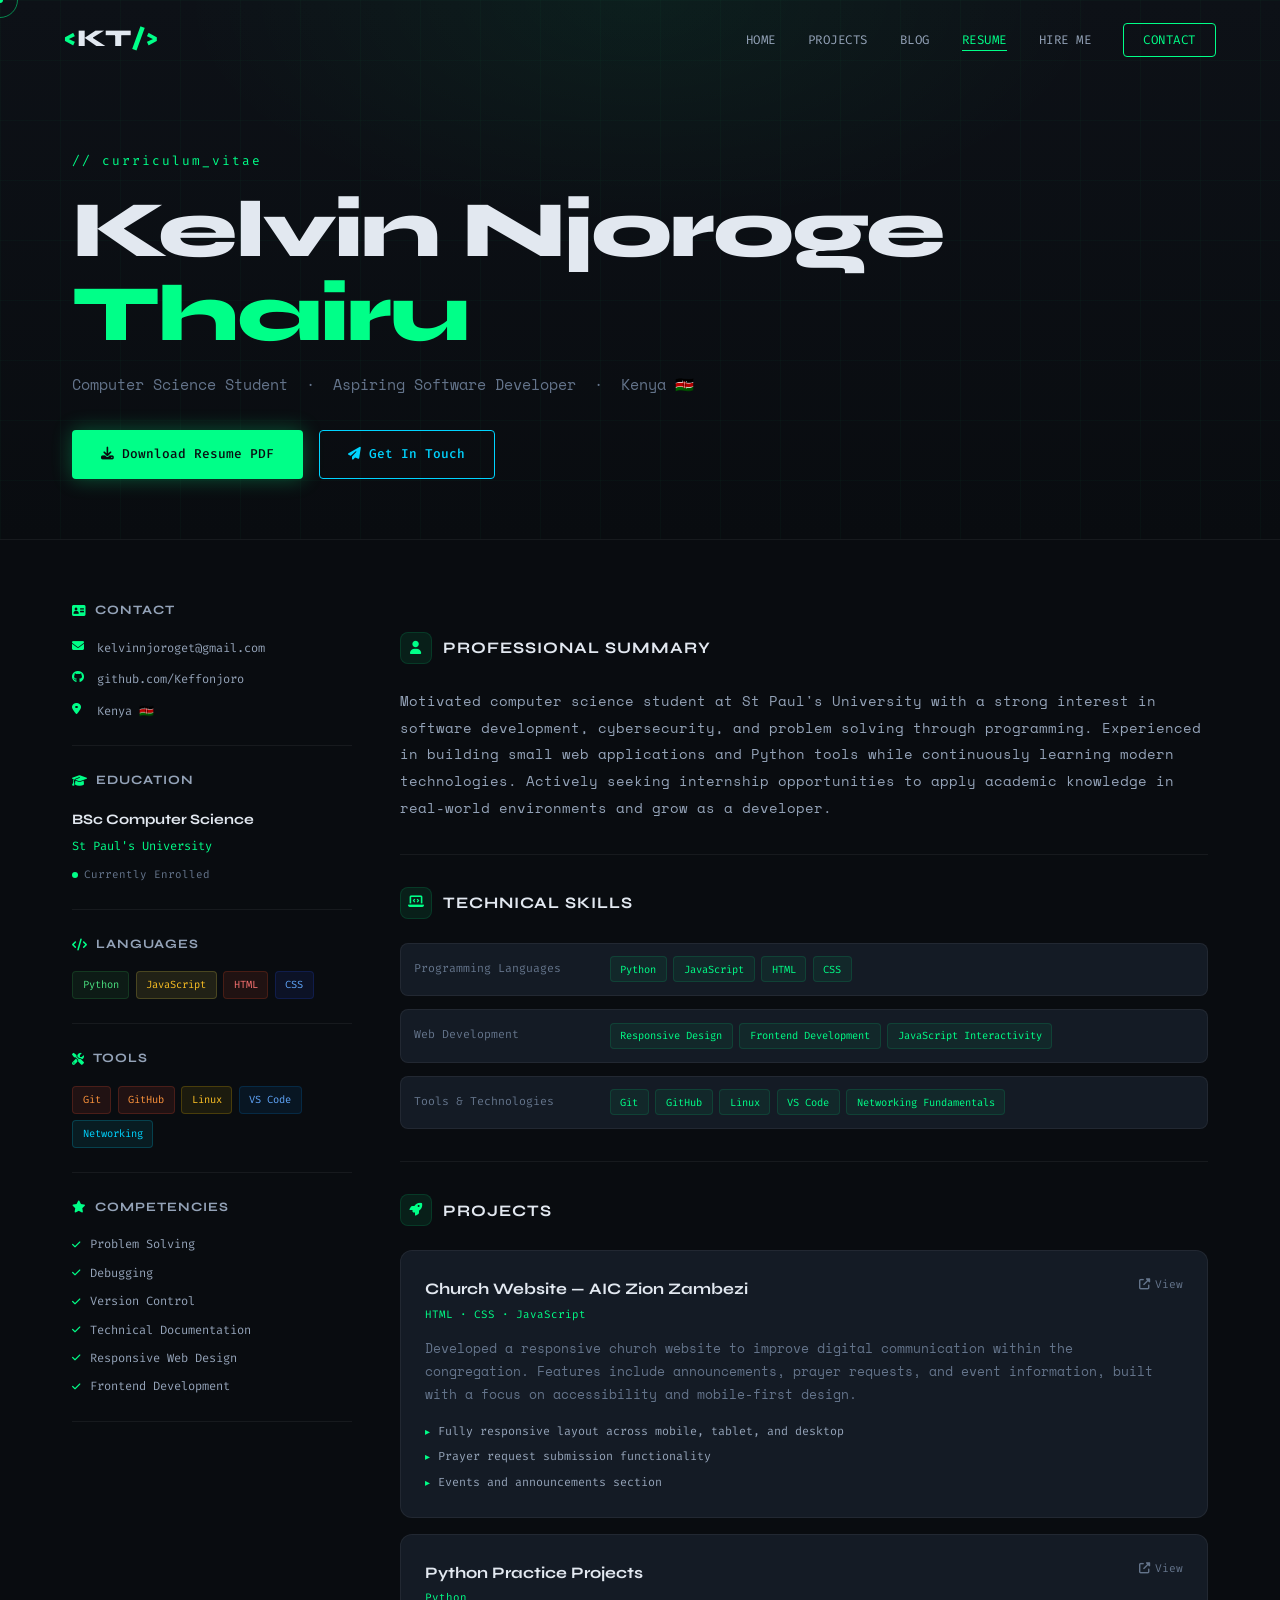
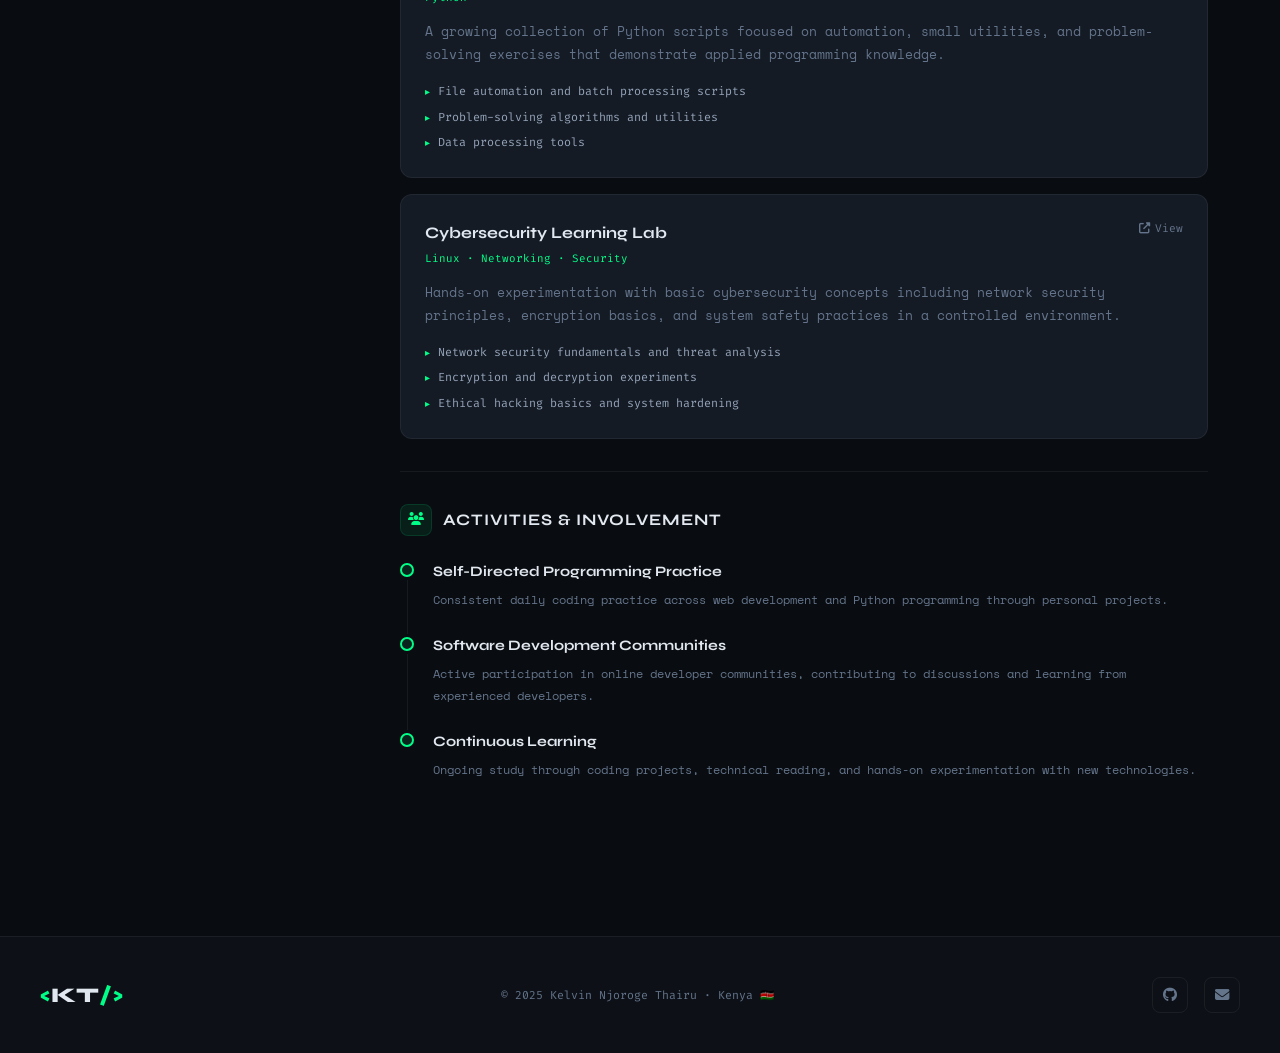
<file: resume.html>
<!DOCTYPE html>
<html lang="en">
<head>
  <meta charset="UTF-8"/>
  <meta name="viewport" content="width=device-width, initial-scale=1.0"/>
  <title>Resume — Kelvin Njoroge Thairu</title>
  <link rel="preconnect" href="https://fonts.googleapis.com"/>
  <link href="https://fonts.googleapis.com/css2?family=Space+Mono:wght@400;700&family=Syne:wght@400;600;700;800&family=Fira+Code:wght@300;400;500&display=swap" rel="stylesheet"/>
  <link rel="stylesheet" href="https://cdnjs.cloudflare.com/ajax/libs/font-awesome/6.5.0/css/all.min.css"/>
  <style>
    :root{--bg:#090c10;--bg2:#0d1117;--bg3:#141b25;--accent:#00ff88;--accent2:#00d4ff;--text:#e2e8f0;--text-muted:#64748b;--text-dim:#94a3b8;--border:rgba(0,255,136,0.12);--border2:rgba(255,255,255,0.06);--glow:0 0 30px rgba(0,255,136,0.2);--card-bg:rgba(20,27,37,0.8);--font-display:'Syne',sans-serif;--font-mono:'Fira Code',monospace;--font-body:'Space Mono',monospace;}
    *,*::before,*::after{box-sizing:border-box;margin:0;padding:0;}
    html{scroll-behavior:smooth;}
    body{font-family:var(--font-body);background:var(--bg);color:var(--text);overflow-x:hidden;line-height:1.7;font-size:14px;}
    a{color:var(--accent);text-decoration:none;transition:all 0.3s ease;}
    a:hover{color:var(--accent2);}
    ::selection{background:rgba(0,255,136,0.25);color:#fff;}
    .accent{color:var(--accent);}
    ::-webkit-scrollbar{width:4px;}::-webkit-scrollbar-track{background:var(--bg);}::-webkit-scrollbar-thumb{background:var(--accent);border-radius:2px;}
    .cursor-dot{width:6px;height:6px;background:var(--accent);border-radius:50%;position:fixed;top:0;left:0;pointer-events:none;z-index:9999;transform:translate(-50%,-50%);}
    .cursor-ring{width:36px;height:36px;border:1.5px solid rgba(0,255,136,0.5);border-radius:50%;position:fixed;top:0;left:0;pointer-events:none;z-index:9998;transform:translate(-50%,-50%);transition:transform 0.12s ease-out,width 0.3s,height 0.3s;}
    @media(hover:none){.cursor-dot,.cursor-ring{display:none;}}
    #navbar{position:fixed;top:0;left:0;right:0;z-index:1000;display:flex;align-items:center;justify-content:space-between;padding:1.2rem 4rem;transition:all 0.4s ease;}
    #navbar.scrolled{background:rgba(9,12,16,0.95);backdrop-filter:blur(20px);border-bottom:1px solid var(--border);padding:0.8rem 4rem;}
    .nav-logo{font-family:var(--font-display);font-size:1.5rem;font-weight:800;letter-spacing:-0.5px;color:var(--text);text-decoration:none;}
    .nav-logo:hover{color:var(--text);}
    .nav-links{display:flex;list-style:none;gap:2rem;align-items:center;}
    .nav-links a{font-family:var(--font-mono);font-size:0.78rem;color:var(--text-dim);letter-spacing:0.5px;text-transform:uppercase;position:relative;}
    .nav-links a::after{content:'';position:absolute;left:0;bottom:-3px;width:0;height:1px;background:var(--accent);transition:width 0.3s;}
    .nav-links a:hover{color:var(--accent);}
    .nav-links a:hover::after,.nav-active::after{width:100%!important;}
    .nav-active{color:var(--accent)!important;}
    .nav-cta{padding:0.5rem 1.2rem!important;border:1px solid var(--accent)!important;border-radius:4px;color:var(--accent)!important;}
    .nav-cta:hover{background:var(--accent)!important;color:var(--bg)!important;}
    .hamburger{display:none;flex-direction:column;gap:5px;background:none;border:none;cursor:pointer;z-index:1001;padding:4px;}
    .hamburger span{width:24px;height:2px;background:var(--text);border-radius:2px;transition:all 0.3s ease;display:block;}
    .hamburger.open span:nth-child(1){transform:translateY(7px) rotate(45deg);}
    .hamburger.open span:nth-child(2){opacity:0;}
    .hamburger.open span:nth-child(3){transform:translateY(-7px) rotate(-45deg);}
    .btn{display:inline-flex;align-items:center;gap:0.5rem;padding:0.8rem 1.8rem;border-radius:4px;font-family:var(--font-mono);font-size:0.8rem;font-weight:500;cursor:pointer;transition:all 0.3s ease;border:none;text-decoration:none;}
    .btn-primary{background:var(--accent);color:var(--bg);box-shadow:0 0 20px rgba(0,255,136,0.3);}
    .btn-primary:hover{background:#00cc70;transform:translateY(-2px);color:var(--bg);}
    .btn-secondary{background:transparent;color:var(--accent2);border:1px solid var(--accent2);}
    .btn-secondary:hover{background:rgba(0,212,255,0.1);transform:translateY(-2px);color:var(--accent2);}
    .container{max-width:1200px;margin:0 auto;padding:0 2rem;}
    .reveal{opacity:0;transform:translateY(24px);transition:opacity 0.6s ease,transform 0.6s ease;}
    .reveal.visible{opacity:1;transform:translateY(0);}
    @keyframes pulse{0%,100%{box-shadow:0 0 0 0 rgba(0,255,136,0.6);}50%{box-shadow:0 0 0 6px rgba(0,255,136,0);}}
    /* HERO */
    .page-hero{position:relative;padding:150px 0 60px;overflow:hidden;border-bottom:1px solid var(--border2);}
    .hero-bg{position:absolute;inset:0;background:radial-gradient(ellipse 60% 70% at 50% 0%,rgba(0,255,136,0.06) 0%,transparent 60%),linear-gradient(180deg,var(--bg2) 0%,var(--bg) 100%);z-index:0;}
    .hero-bg::before{content:'';position:absolute;inset:0;background-image:linear-gradient(rgba(0,255,136,0.025) 1px,transparent 1px),linear-gradient(90deg,rgba(0,255,136,0.025) 1px,transparent 1px);background-size:60px 60px;}
    .hero-content{position:relative;z-index:1;}
    .hero-label{font-family:var(--font-mono);font-size:0.8rem;color:var(--accent);letter-spacing:2px;margin-bottom:1rem;display:block;}
    .hero-title{font-family:var(--font-display);font-size:clamp(2.5rem,7vw,5rem);font-weight:800;line-height:1.05;letter-spacing:-2px;margin-bottom:1rem;}
    .hero-sub{font-size:0.95rem;color:var(--text-muted);margin-bottom:2rem;}
    .hero-actions{display:flex;gap:1rem;flex-wrap:wrap;}
    /* RESUME LAYOUT */
    .resume-section{padding:60px 0 100px;}
    .resume-grid{display:grid;grid-template-columns:280px 1fr;gap:3rem;align-items:start;}
    .resume-sidebar{display:flex;flex-direction:column;position:sticky;top:100px;}
    .sidebar-block{padding:1.5rem 0;border-bottom:1px solid var(--border2);}
    .sidebar-block:first-child{padding-top:0;}
    .sidebar-title{font-family:var(--font-display);font-size:0.8rem;font-weight:700;color:var(--text-dim);letter-spacing:1px;text-transform:uppercase;margin-bottom:1rem;display:flex;align-items:center;gap:0.5rem;}
    .sidebar-title i{color:var(--accent);font-size:0.75rem;}
    .sidebar-list{list-style:none;display:flex;flex-direction:column;gap:0.7rem;}
    .sidebar-list li{display:flex;align-items:flex-start;gap:0.7rem;font-family:var(--font-mono);font-size:0.75rem;color:var(--text-dim);}
    .sidebar-list li i{color:var(--accent);font-size:0.75rem;width:14px;flex-shrink:0;margin-top:2px;}
    .sidebar-list li a{color:var(--text-dim);word-break:break-all;}
    .sidebar-list li a:hover{color:var(--accent);}
    .edu-degree{font-family:var(--font-display);font-size:0.9rem;font-weight:700;color:var(--text);display:block;margin-bottom:0.2rem;}
    .edu-school{font-family:var(--font-mono);font-size:0.75rem;color:var(--accent);display:block;margin-bottom:0.3rem;}
    .edu-status{display:inline-flex;align-items:center;gap:0.4rem;font-family:var(--font-mono);font-size:0.68rem;color:var(--text-muted);}
    .status-dot{width:6px;height:6px;border-radius:50%;background:var(--accent);animation:pulse 2s infinite;flex-shrink:0;}
    .skill-pills{display:flex;flex-wrap:wrap;gap:0.4rem;}
    .skill-pill{padding:0.25rem 0.6rem;border-radius:4px;font-family:var(--font-mono);font-size:0.65rem;border:1px solid transparent;}
    .sp-py{background:rgba(52,168,83,0.1);color:#4ade80;border-color:rgba(52,168,83,0.2);}
    .sp-js{background:rgba(240,219,79,0.1);color:#fbbf24;border-color:rgba(240,219,79,0.2);}
    .sp-html{background:rgba(228,77,38,0.1);color:#f87171;border-color:rgba(228,77,38,0.2);}
    .sp-css{background:rgba(38,77,228,0.1);color:#60a5fa;border-color:rgba(38,77,228,0.2);}
    .sp-git{background:rgba(240,80,50,0.1);color:#fb923c;border-color:rgba(240,80,50,0.2);}
    .sp-linux{background:rgba(255,200,0,0.08);color:#fbbf24;border-color:rgba(255,200,0,0.2);}
    .sp-vscode{background:rgba(0,122,204,0.1);color:#60a5fa;border-color:rgba(0,122,204,0.2);}
    .sp-net{background:rgba(0,212,255,0.08);color:var(--accent2);border-color:rgba(0,212,255,0.2);}
    .comp-list{list-style:none;display:flex;flex-direction:column;gap:0.5rem;}
    .comp-list li{display:flex;align-items:center;gap:0.6rem;font-family:var(--font-mono);font-size:0.75rem;color:var(--text-dim);}
    .comp-list li i{color:var(--accent);font-size:0.6rem;}
    /* MAIN */
    .resume-main{display:flex;flex-direction:column;}
    .resume-block{padding:2rem 0;border-bottom:1px solid var(--border2);}
    .resume-block:last-child{border-bottom:none;}
    .block-title{font-family:var(--font-display);font-size:1rem;font-weight:700;color:var(--text);margin-bottom:1.5rem;display:flex;align-items:center;gap:0.7rem;text-transform:uppercase;letter-spacing:1px;}
    .block-icon{width:32px;height:32px;border-radius:8px;background:rgba(0,255,136,0.08);border:1px solid var(--border);display:flex;align-items:center;justify-content:center;color:var(--accent);font-size:0.8rem;flex-shrink:0;}
    .summary-text{font-size:0.88rem;color:var(--text-dim);line-height:1.9;}
    .skills-table{display:flex;flex-direction:column;gap:0.8rem;}
    .skill-row{display:grid;grid-template-columns:180px 1fr;gap:1rem;align-items:start;padding:0.8rem;background:var(--bg3);border-radius:8px;border:1px solid var(--border2);}
    .skill-label{font-family:var(--font-mono);font-size:0.72rem;color:var(--text-muted);padding-top:0.15rem;}
    .skill-tags{display:flex;flex-wrap:wrap;gap:0.4rem;}
    .skill-tags span{padding:0.2rem 0.6rem;background:rgba(0,255,136,0.06);border:1px solid rgba(0,255,136,0.12);border-radius:4px;font-family:var(--font-mono);font-size:0.65rem;color:var(--accent);}
    .rp-card{padding:1.5rem;background:var(--bg3);border:1px solid var(--border2);border-radius:12px;margin-bottom:1rem;transition:all 0.3s;}
    .rp-card:last-child{margin-bottom:0;}
    .rp-card:hover{border-color:var(--border);}
    .rp-header{display:flex;justify-content:space-between;align-items:flex-start;margin-bottom:0.8rem;gap:1rem;}
    .rp-header h3{font-family:var(--font-display);font-size:1rem;font-weight:700;color:var(--text);margin-bottom:0.2rem;}
    .rp-stack{font-family:var(--font-mono);font-size:0.68rem;color:var(--accent);display:block;}
    .rp-link{font-family:var(--font-mono);font-size:0.7rem;color:var(--text-muted);display:flex;align-items:center;gap:0.3rem;white-space:nowrap;flex-shrink:0;transition:color 0.2s;}
    .rp-link:hover{color:var(--accent);}
    .rp-card>p{font-size:0.8rem;color:var(--text-muted);line-height:1.8;margin-bottom:1rem;}
    .rp-list{list-style:none;display:flex;flex-direction:column;gap:0.35rem;}
    .rp-list li{font-family:var(--font-mono);font-size:0.73rem;color:var(--text-dim);display:flex;align-items:center;gap:0.5rem;}
    .rp-list li::before{content:'▸';color:var(--accent);font-size:0.6rem;flex-shrink:0;}
    .act-list{list-style:none;display:flex;flex-direction:column;}
    .act-list li{display:flex;gap:1.2rem;padding-bottom:1.5rem;position:relative;}
    .act-list li::before{content:'';position:absolute;left:7px;top:20px;bottom:0;width:1px;background:var(--border2);}
    .act-list li:last-child::before{display:none;}
    .act-dot{width:14px;height:14px;border-radius:50%;border:2px solid var(--accent);background:rgba(0,255,136,0.1);flex-shrink:0;margin-top:3px;position:relative;z-index:1;}
    .act-list li h4{font-family:var(--font-display);font-size:0.9rem;font-weight:700;color:var(--text);margin-bottom:0.3rem;}
    .act-list li p{font-size:0.78rem;color:var(--text-muted);line-height:1.7;}
    /* FOOTER */
    #footer{background:var(--bg2);border-top:1px solid var(--border2);padding:2.5rem 2rem;}
    .footer-inner{max-width:1200px;margin:0 auto;display:flex;align-items:center;justify-content:space-between;flex-wrap:wrap;gap:1rem;}
    .footer-logo{font-family:var(--font-display);font-size:1.3rem;font-weight:800;}
    .footer-copy{font-family:var(--font-mono);font-size:0.72rem;color:var(--text-muted);}
    .footer-socials{display:flex;gap:1rem;}
    .footer-socials a{width:36px;height:36px;border-radius:8px;border:1px solid var(--border2);display:flex;align-items:center;justify-content:center;color:var(--text-muted);font-size:0.9rem;transition:all 0.3s;}
    .footer-socials a:hover{border-color:var(--accent);color:var(--accent);transform:translateY(-2px);}
    @media(max-width:768px){
      #navbar{padding:1rem 1.5rem;}#navbar.scrolled{padding:0.7rem 1.5rem;}
      .hamburger{display:flex;}
      .nav-links{position:fixed;top:0;right:-100%;width:260px;height:100vh;background:rgba(9,12,16,0.98);backdrop-filter:blur(20px);border-left:1px solid var(--border);flex-direction:column;justify-content:center;gap:2rem;transition:right 0.4s ease;padding:2rem;}
      .nav-links.open{right:0;}
      .resume-grid{grid-template-columns:1fr;}
      .resume-sidebar{position:static;}
      .skill-row{grid-template-columns:1fr;gap:0.5rem;}
      .hero-actions{flex-direction:column;}
      .footer-inner{flex-direction:column;text-align:center;}
    }
  </style>
</head>
<body>
<div class="cursor-dot"></div>
<div class="cursor-ring"></div>

<nav id="navbar">
  <a href="index.html" class="nav-logo"><span class="accent">&lt;</span>KT<span class="accent">/&gt;</span></a>
  <button class="hamburger" id="hamburger" aria-label="Menu"><span></span><span></span><span></span></button>
  <ul class="nav-links" id="nav-links">
    <li><a href="index.html">Home</a></li>
    <li><a href="index.html#projects">Projects</a></li>
    <li><a href="blog.html">Blog</a></li>
    <li><a href="resume.html" class="nav-active">Resume</a></li>
    <li><a href="hire.html">Hire Me</a></li>
    <li><a href="index.html#contact" class="nav-cta">Contact</a></li>
  </ul>
</nav>

<section class="page-hero">
  <div class="hero-bg"></div>
  <div class="container">
    <div class="hero-content">
      <span class="hero-label reveal">// curriculum_vitae</span>
      <h1 class="hero-title reveal">Kelvin Njoroge <span class="accent">Thairu</span></h1>
      <p class="hero-sub reveal">Computer Science Student &nbsp;·&nbsp; Aspiring Software Developer &nbsp;·&nbsp; Kenya 🇰🇪</p>
      <div class="hero-actions reveal">
        <a href="#" class="btn btn-primary" id="download-btn"><i class="fas fa-download"></i> Download Resume PDF</a>
        <a href="index.html#contact" class="btn btn-secondary"><i class="fas fa-paper-plane"></i> Get In Touch</a>
      </div>
    </div>
  </div>
</section>

<section class="resume-section">
  <div class="container">
    <div class="resume-grid">

      <!-- SIDEBAR -->
      <aside class="resume-sidebar">
        <div class="sidebar-block reveal">
          <h3 class="sidebar-title"><i class="fas fa-address-card"></i> Contact</h3>
          <ul class="sidebar-list">
            <li><i class="fas fa-envelope"></i><a href="mailto:kelvinnjoroget@gmail.com">kelvinnjoroget@gmail.com</a></li>
            <li><i class="fab fa-github"></i><a href="https://github.com/Keffonjoro" target="_blank">github.com/Keffonjoro</a></li>
            <li><i class="fas fa-map-marker-alt"></i><span>Kenya 🇰🇪</span></li>
          </ul>
        </div>
        <div class="sidebar-block reveal">
          <h3 class="sidebar-title"><i class="fas fa-graduation-cap"></i> Education</h3>
          <span class="edu-degree">BSc Computer Science</span>
          <span class="edu-school">St Paul's University</span>
          <span class="edu-status"><span class="status-dot"></span> Currently Enrolled</span>
        </div>
        <div class="sidebar-block reveal">
          <h3 class="sidebar-title"><i class="fas fa-code"></i> Languages</h3>
          <div class="skill-pills">
            <span class="skill-pill sp-py">Python</span>
            <span class="skill-pill sp-js">JavaScript</span>
            <span class="skill-pill sp-html">HTML</span>
            <span class="skill-pill sp-css">CSS</span>
          </div>
        </div>
        <div class="sidebar-block reveal">
          <h3 class="sidebar-title"><i class="fas fa-tools"></i> Tools</h3>
          <div class="skill-pills">
            <span class="skill-pill sp-git">Git</span>
            <span class="skill-pill sp-git">GitHub</span>
            <span class="skill-pill sp-linux">Linux</span>
            <span class="skill-pill sp-vscode">VS Code</span>
            <span class="skill-pill sp-net">Networking</span>
          </div>
        </div>
        <div class="sidebar-block reveal">
          <h3 class="sidebar-title"><i class="fas fa-star"></i> Competencies</h3>
          <ul class="comp-list">
            <li><i class="fas fa-check"></i> Problem Solving</li>
            <li><i class="fas fa-check"></i> Debugging</li>
            <li><i class="fas fa-check"></i> Version Control</li>
            <li><i class="fas fa-check"></i> Technical Documentation</li>
            <li><i class="fas fa-check"></i> Responsive Web Design</li>
            <li><i class="fas fa-check"></i> Frontend Development</li>
          </ul>
        </div>
      </aside>

      <!-- MAIN -->
      <main class="resume-main">
        <div class="resume-block reveal">
          <h2 class="block-title"><span class="block-icon"><i class="fas fa-user"></i></span>Professional Summary</h2>
          <p class="summary-text">Motivated computer science student at St Paul's University with a strong interest in software development, cybersecurity, and problem solving through programming. Experienced in building small web applications and Python tools while continuously learning modern technologies. Actively seeking internship opportunities to apply academic knowledge in real-world environments and grow as a developer.</p>
        </div>

        <div class="resume-block reveal">
          <h2 class="block-title"><span class="block-icon"><i class="fas fa-laptop-code"></i></span>Technical Skills</h2>
          <div class="skills-table">
            <div class="skill-row">
              <span class="skill-label">Programming Languages</span>
              <div class="skill-tags"><span>Python</span><span>JavaScript</span><span>HTML</span><span>CSS</span></div>
            </div>
            <div class="skill-row">
              <span class="skill-label">Web Development</span>
              <div class="skill-tags"><span>Responsive Design</span><span>Frontend Development</span><span>JavaScript Interactivity</span></div>
            </div>
            <div class="skill-row">
              <span class="skill-label">Tools & Technologies</span>
              <div class="skill-tags"><span>Git</span><span>GitHub</span><span>Linux</span><span>VS Code</span><span>Networking Fundamentals</span></div>
            </div>
          </div>
        </div>

        <div class="resume-block reveal">
          <h2 class="block-title"><span class="block-icon"><i class="fas fa-rocket"></i></span>Projects</h2>
          <div class="rp-card">
            <div class="rp-header">
              <div><h3>Church Website — AIC Zion Zambezi</h3><span class="rp-stack">HTML · CSS · JavaScript</span></div>
              <a href="index.html#projects" class="rp-link"><i class="fas fa-external-link-alt"></i> View</a>
            </div>
            <p>Developed a responsive church website to improve digital communication within the congregation. Features include announcements, prayer requests, and event information, built with a focus on accessibility and mobile-first design.</p>
            <ul class="rp-list">
              <li>Fully responsive layout across mobile, tablet, and desktop</li>
              <li>Prayer request submission functionality</li>
              <li>Events and announcements section</li>
            </ul>
          </div>
          <div class="rp-card">
            <div class="rp-header">
              <div><h3>Python Practice Projects</h3><span class="rp-stack">Python</span></div>
              <a href="index.html#projects" class="rp-link"><i class="fas fa-external-link-alt"></i> View</a>
            </div>
            <p>A growing collection of Python scripts focused on automation, small utilities, and problem-solving exercises that demonstrate applied programming knowledge.</p>
            <ul class="rp-list">
              <li>File automation and batch processing scripts</li>
              <li>Problem-solving algorithms and utilities</li>
              <li>Data processing tools</li>
            </ul>
          </div>
          <div class="rp-card">
            <div class="rp-header">
              <div><h3>Cybersecurity Learning Lab</h3><span class="rp-stack">Linux · Networking · Security</span></div>
              <a href="index.html#projects" class="rp-link"><i class="fas fa-external-link-alt"></i> View</a>
            </div>
            <p>Hands-on experimentation with basic cybersecurity concepts including network security principles, encryption basics, and system safety practices in a controlled environment.</p>
            <ul class="rp-list">
              <li>Network security fundamentals and threat analysis</li>
              <li>Encryption and decryption experiments</li>
              <li>Ethical hacking basics and system hardening</li>
            </ul>
          </div>
        </div>

        <div class="resume-block reveal">
          <h2 class="block-title"><span class="block-icon"><i class="fas fa-users"></i></span>Activities & Involvement</h2>
          <ul class="act-list">
            <li><div class="act-dot"></div><div><h4>Self-Directed Programming Practice</h4><p>Consistent daily coding practice across web development and Python programming through personal projects.</p></div></li>
            <li><div class="act-dot"></div><div><h4>Software Development Communities</h4><p>Active participation in online developer communities, contributing to discussions and learning from experienced developers.</p></div></li>
            <li><div class="act-dot"></div><div><h4>Continuous Learning</h4><p>Ongoing study through coding projects, technical reading, and hands-on experimentation with new technologies.</p></div></li>
          </ul>
        </div>
      </main>

    </div>
  </div>
</section>

<footer id="footer">
  <div class="footer-inner">
    <div class="footer-logo"><span class="accent">&lt;</span>KT<span class="accent">/&gt;</span></div>
    <p class="footer-copy">© 2025 Kelvin Njoroge Thairu · Kenya 🇰🇪</p>
    <div class="footer-socials">
      <a href="https://github.com/Keffonjoro" target="_blank"><i class="fab fa-github"></i></a>
      <a href="mailto:kelvinnjoroget@gmail.com"><i class="fas fa-envelope"></i></a>
    </div>
  </div>
</footer>

<script>
  const dot=document.querySelector('.cursor-dot'),ring=document.querySelector('.cursor-ring');
  document.addEventListener('mousemove',e=>{dot.style.left=e.clientX+'px';dot.style.top=e.clientY+'px';ring.style.left=e.clientX+'px';ring.style.top=e.clientY+'px';});
  const nav=document.getElementById('navbar');
  window.addEventListener('scroll',()=>nav.classList.toggle('scrolled',scrollY>40));
  const ham=document.getElementById('hamburger'),nls=document.getElementById('nav-links');
  ham.addEventListener('click',()=>{ham.classList.toggle('open');nls.classList.toggle('open');});
  nls.querySelectorAll('a').forEach(a=>a.addEventListener('click',()=>{ham.classList.remove('open');nls.classList.remove('open');}));
  const ro=new IntersectionObserver(entries=>entries.forEach(e=>{if(e.isIntersecting){e.target.classList.add('visible');ro.unobserve(e.target);}}),{threshold:0.08});
  document.querySelectorAll('.reveal').forEach(el=>ro.observe(el));
  document.getElementById('download-btn').addEventListener('click',e=>{
    e.preventDefault();
    const t=document.createElement('div');
    t.textContent='📄 To save as PDF: Press Ctrl+P (or Cmd+P on Mac) and choose "Save as PDF"';
    Object.assign(t.style,{position:'fixed',bottom:'2rem',right:'2rem',background:'rgba(9,12,16,0.97)',border:'1px solid rgba(0,255,136,0.3)',color:'#e2e8f0',padding:'1rem 1.4rem',borderRadius:'10px',fontFamily:'"Fira Code",monospace',fontSize:'0.78rem',zIndex:'9999',backdropFilter:'blur(20px)',maxWidth:'340px',lineHeight:'1.6',boxShadow:'0 8px 32px rgba(0,0,0,0.5)',transition:'opacity 0.3s ease'});
    document.body.appendChild(t);
    setTimeout(()=>{t.style.opacity='0';setTimeout(()=>t.remove(),300);},5000);
  });
</script>
</body>
</html>
</file>
<file: styles.css>
/* ===================================================
   KELVIN THAIRU — PORTFOLIO STYLESHEET
   Dark Cyberpunk · Minimal · Glowing Green Accents
   =================================================== */

:root {
  --bg: #090c10;
  --bg2: #0d1117;
  --bg3: #141b25;
  --accent: #00ff88;
  --accent2: #00d4ff;
  --accent3: #7c3aed;
  --text: #e2e8f0;
  --text-muted: #64748b;
  --text-dim: #94a3b8;
  --border: rgba(0, 255, 136, 0.12);
  --border2: rgba(255,255,255,0.06);
  --glass: rgba(13, 17, 23, 0.7);
  --glow: 0 0 30px rgba(0, 255, 136, 0.2);
  --glow-strong: 0 0 60px rgba(0, 255, 136, 0.35);
  --card-bg: rgba(20, 27, 37, 0.8);
  --font-display: 'Syne', sans-serif;
  --font-mono: 'Fira Code', monospace;
  --font-body: 'Space Mono', monospace;
}

/* ===== RESET ===== */
*, *::before, *::after { box-sizing: border-box; margin: 0; padding: 0; }
html { scroll-behavior: smooth; }

body {
  font-family: var(--font-body);
  background: var(--bg);
  color: var(--text);
  overflow-x: hidden;
  line-height: 1.7;
  font-size: 14px;
}

a { color: var(--accent); text-decoration: none; transition: all 0.3s ease; }
a:hover { color: var(--accent2); }
::selection { background: rgba(0,255,136,0.25); color: #fff; }

/* ===== CUSTOM CURSOR ===== */
.cursor-dot {
  width: 6px; height: 6px;
  background: var(--accent);
  border-radius: 50%;
  position: fixed;
  top: 0; left: 0;
  pointer-events: none;
  z-index: 9999;
  transform: translate(-50%, -50%);
  transition: transform 0.05s, opacity 0.3s;
}
.cursor-ring {
  width: 36px; height: 36px;
  border: 1.5px solid rgba(0,255,136,0.5);
  border-radius: 50%;
  position: fixed;
  top: 0; left: 0;
  pointer-events: none;
  z-index: 9998;
  transform: translate(-50%, -50%);
  transition: transform 0.12s ease-out, width 0.3s, height 0.3s, border-color 0.3s;
}
.cursor-ring.hovered {
  width: 60px; height: 60px;
  border-color: var(--accent);
  background: rgba(0,255,136,0.05);
}
@media (hover: none) { .cursor-dot, .cursor-ring { display: none; } }

/* ===== SCROLLBAR ===== */
::-webkit-scrollbar { width: 4px; }
::-webkit-scrollbar-track { background: var(--bg); }
::-webkit-scrollbar-thumb { background: var(--accent); border-radius: 2px; }

/* ===== NAVBAR ===== */
#navbar {
  position: fixed;
  top: 0; left: 0; right: 0;
  z-index: 1000;
  display: flex;
  align-items: center;
  justify-content: space-between;
  padding: 1.2rem 4rem;
  transition: all 0.4s ease;
}
#navbar.scrolled {
  background: rgba(9, 12, 16, 0.92);
  backdrop-filter: blur(20px);
  border-bottom: 1px solid var(--border);
  padding: 0.8rem 4rem;
}
.nav-logo {
  font-family: var(--font-display);
  font-size: 1.5rem;
  font-weight: 800;
  letter-spacing: -0.5px;
  color: var(--text);
}
.nav-links {
  display: flex;
  list-style: none;
  gap: 2rem;
  align-items: center;
}
.nav-links a {
  font-family: var(--font-mono);
  font-size: 0.78rem;
  color: var(--text-dim);
  letter-spacing: 0.5px;
  text-transform: uppercase;
  position: relative;
}
.nav-links a::after {
  content: '';
  position: absolute;
  left: 0; bottom: -3px;
  width: 0; height: 1px;
  background: var(--accent);
  transition: width 0.3s;
}
.nav-links a:hover { color: var(--accent); }
.nav-links a:hover::after { width: 100%; }
.nav-cta {
  padding: 0.5rem 1.2rem !important;
  border: 1px solid var(--accent) !important;
  border-radius: 4px;
  color: var(--accent) !important;
}
.nav-cta:hover {
  background: var(--accent) !important;
  color: var(--bg) !important;
}
.hamburger {
  display: none;
  flex-direction: column;
  gap: 5px;
  background: none;
  border: none;
  cursor: pointer;
  z-index: 1001;
  padding: 4px;
}
.hamburger span {
  width: 24px; height: 2px;
  background: var(--text);
  border-radius: 2px;
  transition: all 0.3s ease;
  display: block;
}
.hamburger.open span:nth-child(1) { transform: translateY(7px) rotate(45deg); }
.hamburger.open span:nth-child(2) { opacity: 0; }
.hamburger.open span:nth-child(3) { transform: translateY(-7px) rotate(-45deg); }

/* ===== ACCENT COLOR ===== */
.accent { color: var(--accent); }

/* ===== BUTTONS ===== */
.btn {
  display: inline-flex;
  align-items: center;
  gap: 0.5rem;
  padding: 0.8rem 1.8rem;
  border-radius: 4px;
  font-family: var(--font-mono);
  font-size: 0.8rem;
  font-weight: 500;
  letter-spacing: 0.5px;
  cursor: pointer;
  transition: all 0.3s ease;
  border: none;
  text-decoration: none;
}
.btn-primary {
  background: var(--accent);
  color: var(--bg);
  box-shadow: 0 0 20px rgba(0,255,136,0.3);
}
.btn-primary:hover {
  background: #00cc70;
  transform: translateY(-2px);
  box-shadow: 0 0 35px rgba(0,255,136,0.5);
  color: var(--bg);
}
.btn-secondary {
  background: transparent;
  color: var(--accent2);
  border: 1px solid var(--accent2);
}
.btn-secondary:hover {
  background: rgba(0, 212, 255, 0.1);
  transform: translateY(-2px);
  color: var(--accent2);
}
.btn-ghost {
  background: transparent;
  color: var(--text-dim);
  border: 1px solid var(--border2);
}
.btn-ghost:hover {
  color: var(--text);
  border-color: var(--text-dim);
  transform: translateY(-2px);
}
.btn.sm { padding: 0.5rem 1rem; font-size: 0.75rem; }
.btn.full { width: 100%; justify-content: center; }

/* ===== CONTAINER ===== */
.container { max-width: 1200px; margin: 0 auto; padding: 0 2rem; }

/* ===== SECTION BASE ===== */
section { padding: 120px 0; position: relative; }
.section-label {
  font-family: var(--font-mono);
  font-size: 0.78rem;
  color: var(--accent);
  letter-spacing: 2px;
  margin-bottom: 1.5rem;
  opacity: 0.8;
}
.section-title {
  font-family: var(--font-display);
  font-size: clamp(2rem, 5vw, 3.2rem);
  font-weight: 800;
  line-height: 1.1;
  margin-bottom: 1rem;
  letter-spacing: -1px;
}
.section-title.center { text-align: center; }
.section-sub {
  color: var(--text-muted);
  font-size: 0.9rem;
  margin-bottom: 4rem;
  text-align: center;
}

/* ===== REVEAL ANIMATION ===== */
.reveal {
  opacity: 0;
  transform: translateY(30px);
  transition: opacity 0.7s ease, transform 0.7s ease;
}
.reveal.visible {
  opacity: 1;
  transform: translateY(0);
}

/* =============================================
   HERO
   ============================================= */
#hero {
  position: relative;
  height: 100vh;
  min-height: 700px;
  display: flex;
  align-items: center;
  justify-content: center;
  overflow: hidden;
  padding: 0;
}

#matrix-canvas {
  position: absolute;
  inset: 0;
  z-index: 0;
  opacity: 0.18;
}

.hero-grid-overlay {
  position: absolute;
  inset: 0;
  z-index: 1;
  background-image:
    linear-gradient(rgba(0,255,136,0.03) 1px, transparent 1px),
    linear-gradient(90deg, rgba(0,255,136,0.03) 1px, transparent 1px);
  background-size: 50px 50px;
  mask-image: radial-gradient(ellipse 80% 80% at 50% 50%, black 30%, transparent 100%);
}

.hero-content {
  position: relative;
  z-index: 2;
  text-align: center;
  padding: 0 1rem;
}

.hero-badge {
  display: inline-flex;
  align-items: center;
  gap: 0.6rem;
  padding: 0.4rem 1.2rem;
  border: 1px solid var(--border);
  border-radius: 50px;
  font-family: var(--font-mono);
  font-size: 0.72rem;
  color: var(--accent);
  background: rgba(0,255,136,0.04);
  margin-bottom: 2rem;
  letter-spacing: 0.5px;
}
.badge-dot {
  width: 6px; height: 6px;
  border-radius: 50%;
  background: var(--accent);
  animation: pulse 2s infinite;
}
@keyframes pulse {
  0%, 100% { box-shadow: 0 0 0 0 rgba(0,255,136,0.6); }
  50% { box-shadow: 0 0 0 6px rgba(0,255,136,0); }
}

.hero-name {
  font-family: var(--font-display);
  font-size: clamp(2.8rem, 9vw, 7rem);
  font-weight: 800;
  line-height: 1.0;
  letter-spacing: -3px;
  margin-bottom: 1.5rem;
}
.name-highlight {
  background: linear-gradient(135deg, var(--accent), var(--accent2));
  -webkit-background-clip: text;
  -webkit-text-fill-color: transparent;
  background-clip: text;
  display: block;
}

.hero-sub {
  font-family: var(--font-mono);
  font-size: clamp(1rem, 2.5vw, 1.4rem);
  color: var(--text-dim);
  margin-bottom: 1rem;
  min-height: 2rem;
}
.typed-wrapper {
  color: var(--accent);
  font-weight: 500;
}
.cursor-blink {
  animation: blink 0.7s infinite;
  color: var(--accent);
}
@keyframes blink { 0%, 100% { opacity: 1; } 50% { opacity: 0; } }

.hero-tagline {
  font-family: var(--font-mono);
  font-size: 0.82rem;
  color: var(--text-muted);
  margin-bottom: 2.5rem;
  letter-spacing: 0.5px;
}
.hero-btns {
  display: flex;
  gap: 1rem;
  justify-content: center;
  flex-wrap: wrap;
}

.hero-scroll-hint {
  position: absolute;
  bottom: 2.5rem;
  left: 50%;
  transform: translateX(-50%);
  display: flex;
  flex-direction: column;
  align-items: center;
  gap: 0.5rem;
  z-index: 2;
  font-family: var(--font-mono);
  font-size: 0.65rem;
  color: var(--text-muted);
  letter-spacing: 2px;
  text-transform: uppercase;
}
.scroll-line {
  width: 1px;
  height: 50px;
  background: linear-gradient(to bottom, var(--accent), transparent);
  animation: scrollDown 2s infinite;
}
@keyframes scrollDown {
  0% { transform: scaleY(0); transform-origin: top; }
  50% { transform: scaleY(1); transform-origin: top; }
  51% { transform: scaleY(1); transform-origin: bottom; }
  100% { transform: scaleY(0); transform-origin: bottom; }
}

/* =============================================
   ABOUT
   ============================================= */
#about {
  background: linear-gradient(180deg, var(--bg) 0%, var(--bg2) 100%);
}

.about-grid {
  display: grid;
  grid-template-columns: 380px 1fr;
  gap: 5rem;
  align-items: start;
}

.avatar-frame {
  position: relative;
  width: 220px;
  height: 220px;
  margin: 0 auto 2rem;
}
.avatar-inner {
  width: 200px; height: 200px;
  border-radius: 24px;
  background: linear-gradient(135deg, var(--bg3), var(--bg));
  border: 1px solid var(--border);
  display: flex;
  align-items: center;
  justify-content: center;
  position: relative;
  z-index: 2;
}
.avatar-inner i {
  font-size: 5rem;
  background: linear-gradient(135deg, var(--accent), var(--accent2));
  -webkit-background-clip: text;
  -webkit-text-fill-color: transparent;
  background-clip: text;
}
.avatar-ring {
  position: absolute;
  border-radius: 50%;
  border: 1px solid;
  top: 50%; left: 50%;
  transform: translate(-50%, -50%);
  animation: spin-slow linear infinite;
}
.r1 {
  width: 240px; height: 240px;
  border-color: rgba(0,255,136,0.2);
  animation-duration: 12s;
}
.r2 {
  width: 280px; height: 280px;
  border-color: rgba(0,212,255,0.12);
  animation-duration: 20s;
  animation-direction: reverse;
}
@keyframes spin-slow { from { transform: translate(-50%, -50%) rotate(0deg); } to { transform: translate(-50%, -50%) rotate(360deg); } }
.avatar-glow {
  position: absolute;
  inset: -20px;
  background: radial-gradient(circle, rgba(0,255,136,0.08), transparent 70%);
  border-radius: 50%;
  z-index: 0;
}

.about-stats {
  display: flex;
  gap: 1rem;
  justify-content: center;
  flex-wrap: wrap;
}
.stat-card {
  background: var(--card-bg);
  border: 1px solid var(--border);
  border-radius: 12px;
  padding: 1rem 1.2rem;
  text-align: center;
  backdrop-filter: blur(10px);
  flex: 1;
  min-width: 80px;
}
.stat-num {
  display: block;
  font-family: var(--font-display);
  font-size: 1.6rem;
  font-weight: 800;
  color: var(--accent);
  line-height: 1;
}
.stat-label {
  font-size: 0.65rem;
  color: var(--text-muted);
  margin-top: 0.3rem;
  display: block;
  letter-spacing: 0.5px;
}

.about-bio {
  color: var(--text-dim);
  font-size: 0.88rem;
  line-height: 1.9;
  margin-bottom: 1.2rem;
}
.about-bio strong { color: var(--accent); font-weight: 500; }

.values-chips {
  display: flex;
  flex-wrap: wrap;
  gap: 0.6rem;
  margin: 1.5rem 0 2rem;
}
.chip {
  display: inline-flex;
  align-items: center;
  gap: 0.4rem;
  padding: 0.35rem 0.9rem;
  background: rgba(0,255,136,0.05);
  border: 1px solid rgba(0,255,136,0.15);
  border-radius: 50px;
  font-family: var(--font-mono);
  font-size: 0.72rem;
  color: var(--accent);
  letter-spacing: 0.3px;
}
.chip i { font-size: 0.65rem; }

.timeline {
  display: flex;
  flex-direction: column;
  gap: 0;
  position: relative;
  padding-left: 2rem;
}
.timeline::before {
  content: '';
  position: absolute;
  left: 7px;
  top: 8px;
  bottom: 8px;
  width: 1px;
  background: linear-gradient(to bottom, var(--accent), rgba(0,255,136,0.1));
}
.tl-item {
  position: relative;
  padding-bottom: 1.8rem;
  padding-left: 1.2rem;
}
.tl-dot {
  position: absolute;
  left: -1.6rem;
  top: 6px;
  width: 12px; height: 12px;
  border-radius: 50%;
  border: 2px solid var(--text-muted);
  background: var(--bg);
  transition: all 0.3s;
}
.tl-item.active .tl-dot, .tl-item:hover .tl-dot {
  border-color: var(--accent);
  background: var(--accent);
  box-shadow: 0 0 12px rgba(0,255,136,0.6);
}
.tl-year {
  font-family: var(--font-mono);
  font-size: 0.7rem;
  color: var(--accent);
  letter-spacing: 1px;
  display: block;
  margin-bottom: 0.2rem;
}
.tl-content h4 {
  font-family: var(--font-display);
  font-size: 0.95rem;
  font-weight: 700;
  color: var(--text);
  margin-bottom: 0.2rem;
}
.tl-content p { font-size: 0.78rem; color: var(--text-muted); }

/* =============================================
   TECH STACK
   ============================================= */
#stack {
  background: var(--bg2);
}

.stack-categories {
  display: flex;
  flex-direction: column;
  gap: 3rem;
}
.stack-cat {}
.cat-header {
  font-family: var(--font-display);
  font-size: 1.1rem;
  font-weight: 700;
  color: var(--text-dim);
  margin-bottom: 1.5rem;
  display: flex;
  align-items: center;
  gap: 0.6rem;
  padding-bottom: 0.8rem;
  border-bottom: 1px solid var(--border2);
}
.cat-header i { color: var(--accent); font-size: 1rem; }

.tech-grid {
  display: grid;
  grid-template-columns: repeat(auto-fill, minmax(200px, 1fr));
  gap: 1rem;
}
.tech-card {
  background: var(--card-bg);
  border: 1px solid var(--border2);
  border-radius: 12px;
  padding: 1.2rem;
  display: flex;
  flex-direction: column;
  gap: 0.8rem;
  cursor: default;
  transition: all 0.3s ease;
  backdrop-filter: blur(10px);
  position: relative;
  overflow: hidden;
}
.tech-card::before {
  content: '';
  position: absolute;
  inset: 0;
  background: linear-gradient(135deg, transparent, rgba(0,255,136,0.03));
  opacity: 0;
  transition: opacity 0.3s;
}
.tech-card:hover {
  border-color: var(--border);
  transform: translateY(-4px);
  box-shadow: var(--glow);
}
.tech-card:hover::before { opacity: 1; }

.tech-icon {
  width: 44px; height: 44px;
  border-radius: 10px;
  display: flex;
  align-items: center;
  justify-content: center;
  font-size: 1.4rem;
}
.html-icon { background: rgba(228,77,38,0.12); color: #e44d26; }
.css-icon { background: rgba(38,77,228,0.12); color: #2965f1; }
.js-icon { background: rgba(240,219,79,0.12); color: #f0db4f; }
.react-icon { background: rgba(97,218,251,0.12); color: #61dafb; }
.py-icon { background: rgba(52,168,83,0.12); color: #3da639; }
.node-icon { background: rgba(104,160,99,0.12); color: #68a063; }
.git-icon { background: rgba(240,80,50,0.12); color: #f05032; }
.gh-icon { background: rgba(255,255,255,0.05); color: #ccc; }
.linux-icon { background: rgba(255,200,0,0.08); color: #fcc624; }
.net-icon { background: rgba(0,212,255,0.08); color: var(--accent2); }

.tech-name {
  font-family: var(--font-mono);
  font-size: 0.8rem;
  color: var(--text);
  font-weight: 500;
}
.skill-bar {
  height: 3px;
  background: rgba(255,255,255,0.06);
  border-radius: 2px;
  overflow: hidden;
}
.skill-fill {
  height: 100%;
  background: linear-gradient(90deg, var(--accent), var(--accent2));
  border-radius: 2px;
  width: 0%;
  transition: width 1.2s cubic-bezier(0.4, 0, 0.2, 1);
  box-shadow: 0 0 6px rgba(0,255,136,0.5);
}

/* =============================================
   PROJECTS
   ============================================= */
#projects {
  background: linear-gradient(180deg, var(--bg2) 0%, var(--bg) 100%);
}

.projects-grid {
  display: grid;
  grid-template-columns: repeat(2, 1fr);
  gap: 1.5rem;
}
.project-card {
  background: var(--card-bg);
  border: 1px solid var(--border2);
  border-radius: 16px;
  padding: 2rem;
  position: relative;
  overflow: hidden;
  transition: all 0.4s ease;
  backdrop-filter: blur(15px);
}
.project-card:hover {
  border-color: var(--border);
  transform: translateY(-6px);
}
.project-card:hover .card-glow { opacity: 1; }
.project-card.featured {
  border-color: rgba(0,255,136,0.2);
  background: linear-gradient(135deg, rgba(0,255,136,0.03), rgba(0,212,255,0.02));
}

.card-glow {
  position: absolute;
  inset: -1px;
  background: linear-gradient(135deg, rgba(0,255,136,0.08), rgba(0,212,255,0.05));
  border-radius: 16px;
  opacity: 0;
  transition: opacity 0.4s;
  pointer-events: none;
  z-index: 0;
}

.project-number {
  font-family: var(--font-display);
  font-size: 3rem;
  font-weight: 800;
  color: rgba(0,255,136,0.06);
  position: absolute;
  top: 1rem;
  right: 1.5rem;
  line-height: 1;
  pointer-events: none;
}
.project-tags {
  display: flex;
  flex-wrap: wrap;
  gap: 0.4rem;
  margin-bottom: 1.2rem;
  position: relative;
  z-index: 1;
}
.project-tags span {
  padding: 0.2rem 0.6rem;
  background: rgba(0,255,136,0.06);
  border: 1px solid rgba(0,255,136,0.12);
  border-radius: 4px;
  font-family: var(--font-mono);
  font-size: 0.65rem;
  color: var(--accent);
  letter-spacing: 0.3px;
}
.project-icon-wrap {
  width: 50px; height: 50px;
  background: var(--bg3);
  border-radius: 12px;
  display: flex;
  align-items: center;
  justify-content: center;
  font-size: 1.5rem;
  color: var(--accent);
  margin-bottom: 1rem;
  border: 1px solid var(--border);
  position: relative; z-index: 1;
  transition: all 0.3s;
}
.project-card:hover .project-icon-wrap {
  background: rgba(0,255,136,0.08);
  box-shadow: var(--glow);
}
.project-card h3 {
  font-family: var(--font-display);
  font-size: 1.25rem;
  font-weight: 700;
  margin-bottom: 0.8rem;
  color: var(--text);
  position: relative; z-index: 1;
}
.project-card p {
  font-size: 0.82rem;
  color: var(--text-muted);
  line-height: 1.8;
  margin-bottom: 1.5rem;
  position: relative; z-index: 1;
}
.project-links {
  display: flex;
  gap: 0.8rem;
  position: relative; z-index: 1;
}
.proj-btn {
  display: inline-flex;
  align-items: center;
  gap: 0.4rem;
  padding: 0.5rem 1rem;
  border-radius: 6px;
  font-family: var(--font-mono);
  font-size: 0.72rem;
  border: 1px solid var(--border2);
  color: var(--text-dim);
  transition: all 0.3s;
}
.proj-btn:hover {
  border-color: var(--accent);
  color: var(--accent);
  background: rgba(0,255,136,0.05);
}
.proj-btn.proj-live {
  border-color: rgba(0,212,255,0.2);
  color: var(--accent2);
}
.proj-btn.proj-live:hover {
  background: rgba(0,212,255,0.06);
  border-color: var(--accent2);
}

/* =============================================
   GITHUB
   ============================================= */
#github { background: var(--bg2); }

.github-profile-card {
  display: flex;
  align-items: center;
  gap: 2rem;
  background: var(--card-bg);
  border: 1px solid var(--border);
  border-radius: 16px;
  padding: 2rem;
  margin-bottom: 2.5rem;
  backdrop-filter: blur(15px);
  max-width: 500px;
  margin-left: auto;
  margin-right: auto;
}
.gh-avatar {
  width: 70px; height: 70px;
  border-radius: 50%;
  background: var(--bg3);
  border: 2px solid var(--accent);
  display: flex;
  align-items: center;
  justify-content: center;
  font-size: 2rem;
  color: var(--accent);
  flex-shrink: 0;
  box-shadow: 0 0 20px rgba(0,255,136,0.25);
}
.gh-info h3 {
  font-family: var(--font-display);
  font-size: 1.2rem;
  font-weight: 700;
  margin-bottom: 0.3rem;
}
.gh-info p { font-size: 0.78rem; color: var(--text-muted); margin-bottom: 1rem; }

.gh-repos {
  display: grid;
  grid-template-columns: repeat(auto-fill, minmax(240px, 1fr));
  gap: 1rem;
  margin-bottom: 3rem;
}
.repo-card {
  background: var(--card-bg);
  border: 1px solid var(--border2);
  border-radius: 12px;
  padding: 1.4rem;
  transition: all 0.3s ease;
  cursor: pointer;
}
.repo-card:hover {
  border-color: var(--border);
  transform: translateY(-4px);
  box-shadow: var(--glow);
}
.repo-top {
  display: flex;
  justify-content: space-between;
  align-items: center;
  margin-bottom: 0.8rem;
}
.repo-top i { color: var(--text-muted); font-size: 1rem; }
.repo-lang {
  font-family: var(--font-mono);
  font-size: 0.65rem;
  padding: 0.2rem 0.5rem;
  border-radius: 4px;
  letter-spacing: 0.3px;
}
.repo-lang.python { background: rgba(52,168,83,0.1); color: #3da639; }
.repo-lang.js { background: rgba(240,219,79,0.1); color: #f0db4f; }
.repo-lang.shell { background: rgba(104,160,99,0.1); color: #68a063; }
.repo-lang.html { background: rgba(228,77,38,0.1); color: #e44d26; }

.repo-card h4 {
  font-family: var(--font-mono);
  font-size: 0.85rem;
  color: var(--accent);
  margin-bottom: 0.5rem;
}
.repo-card p { font-size: 0.75rem; color: var(--text-muted); line-height: 1.6; margin-bottom: 0.8rem; }
.repo-meta { font-size: 0.72rem; color: var(--text-muted); display: flex; gap: 0.5rem; }
.repo-meta i { color: var(--accent); }

.contrib-heatmap { text-align: center; }
.heatmap-label {
  font-family: var(--font-mono);
  font-size: 0.75rem;
  color: var(--text-muted);
  margin-bottom: 1rem;
  letter-spacing: 0.5px;
}
.heatmap-grid {
  display: flex;
  gap: 3px;
  justify-content: center;
  flex-wrap: wrap;
  max-width: 700px;
  margin: 0 auto;
}
.hm-week {
  display: flex;
  flex-direction: column;
  gap: 3px;
}
.hm-day {
  width: 12px; height: 12px;
  border-radius: 2px;
  background: rgba(255,255,255,0.04);
  transition: all 0.2s;
}
.hm-day:hover { transform: scale(1.4); }
.hm-day.l1 { background: rgba(0,255,136,0.2); }
.hm-day.l2 { background: rgba(0,255,136,0.4); }
.hm-day.l3 { background: rgba(0,255,136,0.65); }
.hm-day.l4 { background: rgba(0,255,136,0.9); box-shadow: 0 0 4px rgba(0,255,136,0.5); }

/* =============================================
   BLOG
   ============================================= */
#blog {
  background: linear-gradient(180deg, var(--bg2) 0%, var(--bg) 100%);
}

.blog-grid {
  display: grid;
  grid-template-columns: repeat(2, 1fr);
  gap: 1.5rem;
}
.blog-card {
  background: var(--card-bg);
  border: 1px solid var(--border2);
  border-radius: 16px;
  padding: 2rem;
  transition: all 0.4s ease;
  backdrop-filter: blur(10px);
  position: relative;
  overflow: hidden;
}
.blog-card::before {
  content: '';
  position: absolute;
  bottom: 0; left: 0;
  width: 0%;
  height: 2px;
  background: linear-gradient(90deg, var(--accent), var(--accent2));
  transition: width 0.4s ease;
}
.blog-card:hover::before { width: 100%; }
.blog-card:hover {
  border-color: var(--border);
  transform: translateY(-5px);
}
.blog-card.featured-blog {
  border-color: rgba(0,255,136,0.15);
}
.blog-cat {
  display: inline-block;
  padding: 0.25rem 0.7rem;
  border-radius: 50px;
  font-family: var(--font-mono);
  font-size: 0.65rem;
  letter-spacing: 0.5px;
  font-weight: 500;
  margin-bottom: 0.6rem;
  text-transform: uppercase;
}
.blog-cat.cybersec { background: rgba(124,58,237,0.15); color: #a78bfa; }
.blog-cat.python { background: rgba(52,168,83,0.12); color: #4ade80; }
.blog-cat.webdev { background: rgba(0,212,255,0.1); color: var(--accent2); }
.blog-cat.ml { background: rgba(245,158,11,0.1); color: #fbbf24; }

.blog-date {
  font-family: var(--font-mono);
  font-size: 0.68rem;
  color: var(--text-muted);
  margin-bottom: 0.8rem;
}
.blog-card h3 {
  font-family: var(--font-display);
  font-size: 1.05rem;
  font-weight: 700;
  color: var(--text);
  margin-bottom: 0.8rem;
  line-height: 1.3;
}
.blog-card p { font-size: 0.8rem; color: var(--text-muted); line-height: 1.8; margin-bottom: 1.2rem; }
.blog-read {
  font-family: var(--font-mono);
  font-size: 0.75rem;
  color: var(--accent);
  display: inline-flex;
  align-items: center;
  gap: 0.4rem;
  transition: gap 0.3s;
}
.blog-read:hover { gap: 0.8rem; color: var(--accent); }

/* =============================================
   CONTACT
   ============================================= */
#contact { background: var(--bg); }

.contact-grid {
  display: grid;
  grid-template-columns: 1fr 1.5fr;
  gap: 4rem;
  align-items: start;
}
.contact-info {
  display: flex;
  flex-direction: column;
  gap: 1.5rem;
}
.contact-item {
  display: flex;
  align-items: center;
  gap: 1rem;
  padding: 1rem 1.2rem;
  background: var(--card-bg);
  border: 1px solid var(--border2);
  border-radius: 12px;
  transition: all 0.3s;
}
.contact-item:hover {
  border-color: var(--border);
  transform: translateX(4px);
}
.contact-icon {
  width: 40px; height: 40px;
  border-radius: 10px;
  background: rgba(0,255,136,0.07);
  border: 1px solid var(--border);
  display: flex;
  align-items: center;
  justify-content: center;
  color: var(--accent);
  font-size: 1rem;
  flex-shrink: 0;
}
.ci-label {
  display: block;
  font-family: var(--font-mono);
  font-size: 0.65rem;
  color: var(--text-muted);
  letter-spacing: 0.5px;
  margin-bottom: 0.15rem;
}
.contact-item a, .contact-item span {
  font-size: 0.8rem;
  color: var(--text-dim);
}
.contact-item a:hover { color: var(--accent); }

.availability-badge {
  display: flex;
  align-items: center;
  gap: 0.7rem;
  padding: 0.9rem 1.2rem;
  background: rgba(0,255,136,0.04);
  border: 1px solid rgba(0,255,136,0.15);
  border-radius: 12px;
  font-family: var(--font-mono);
  font-size: 0.78rem;
  color: var(--accent);
  margin-top: 0.5rem;
}
.avail-dot {
  width: 8px; height: 8px;
  border-radius: 50%;
  background: var(--accent);
  animation: pulse 2s infinite;
  flex-shrink: 0;
}

.contact-form {
  display: flex;
  flex-direction: column;
  gap: 1.2rem;
}
.form-group {
  display: flex;
  flex-direction: column;
  gap: 0.5rem;
}
.form-group label {
  font-family: var(--font-mono);
  font-size: 0.72rem;
  color: var(--text-muted);
  letter-spacing: 0.5px;
}
.form-group input,
.form-group textarea {
  background: var(--bg3);
  border: 1px solid var(--border2);
  border-radius: 8px;
  padding: 0.9rem 1rem;
  font-family: var(--font-mono);
  font-size: 0.82rem;
  color: var(--text);
  outline: none;
  transition: all 0.3s;
  resize: none;
}
.form-group input:focus,
.form-group textarea:focus {
  border-color: var(--accent);
  box-shadow: 0 0 0 3px rgba(0,255,136,0.07);
  background: rgba(0,255,136,0.02);
}
.form-group input::placeholder,
.form-group textarea::placeholder { color: var(--text-muted); }

.form-success {
  display: none;
  align-items: center;
  gap: 0.5rem;
  padding: 0.9rem 1rem;
  background: rgba(0,255,136,0.06);
  border: 1px solid rgba(0,255,136,0.2);
  border-radius: 8px;
  font-family: var(--font-mono);
  font-size: 0.78rem;
  color: var(--accent);
}
.form-success.show { display: flex; }
.form-success i { font-size: 1rem; }

/* =============================================
   FOOTER
   ============================================= */
#footer {
  background: var(--bg2);
  border-top: 1px solid var(--border2);
  padding: 2.5rem 2rem;
}
.footer-inner {
  max-width: 1200px;
  margin: 0 auto;
  display: flex;
  align-items: center;
  justify-content: space-between;
  flex-wrap: wrap;
  gap: 1rem;
}
.footer-logo {
  font-family: var(--font-display);
  font-size: 1.3rem;
  font-weight: 800;
}
.footer-copy {
  font-family: var(--font-mono);
  font-size: 0.72rem;
  color: var(--text-muted);
}
.footer-socials { display: flex; gap: 1rem; }
.footer-socials a {
  width: 36px; height: 36px;
  border-radius: 8px;
  border: 1px solid var(--border2);
  display: flex;
  align-items: center;
  justify-content: center;
  color: var(--text-muted);
  font-size: 0.9rem;
  transition: all 0.3s;
}
.footer-socials a:hover {
  border-color: var(--accent);
  color: var(--accent);
  box-shadow: 0 0 12px rgba(0,255,136,0.2);
  transform: translateY(-2px);
}

/* =============================================
   RESPONSIVE
   ============================================= */
@media (max-width: 1024px) {
  .about-grid { grid-template-columns: 1fr; gap: 3rem; }
  .about-image-col { display: flex; flex-direction: column; align-items: center; }
  #navbar { padding: 1rem 2rem; }
  #navbar.scrolled { padding: 0.7rem 2rem; }
}

@media (max-width: 768px) {
  section { padding: 80px 0; }
  .hamburger { display: flex; }
  .nav-links {
    position: fixed;
    top: 0; right: -100%;
    width: 280px; height: 100vh;
    background: rgba(9,12,16,0.98);
    backdrop-filter: blur(20px);
    border-left: 1px solid var(--border);
    flex-direction: column;
    justify-content: center;
    gap: 2rem;
    transition: right 0.4s ease;
    padding: 2rem;
  }
  .nav-links.open { right: 0; }
  .nav-links a { font-size: 1rem; }
  .projects-grid { grid-template-columns: 1fr; }
  .blog-grid { grid-template-columns: 1fr; }
  .contact-grid { grid-template-columns: 1fr; gap: 2.5rem; }
  .hero-btns { flex-direction: column; align-items: center; }
  .hero-name { letter-spacing: -1px; }
  .footer-inner { flex-direction: column; text-align: center; }
  .tech-grid { grid-template-columns: repeat(2, 1fr); }
  .gh-repos { grid-template-columns: 1fr; }
}

@media (max-width: 480px) {
  .container { padding: 0 1.2rem; }
  .tech-grid { grid-template-columns: 1fr; }
  .about-stats { flex-direction: row; }
}
</file>
